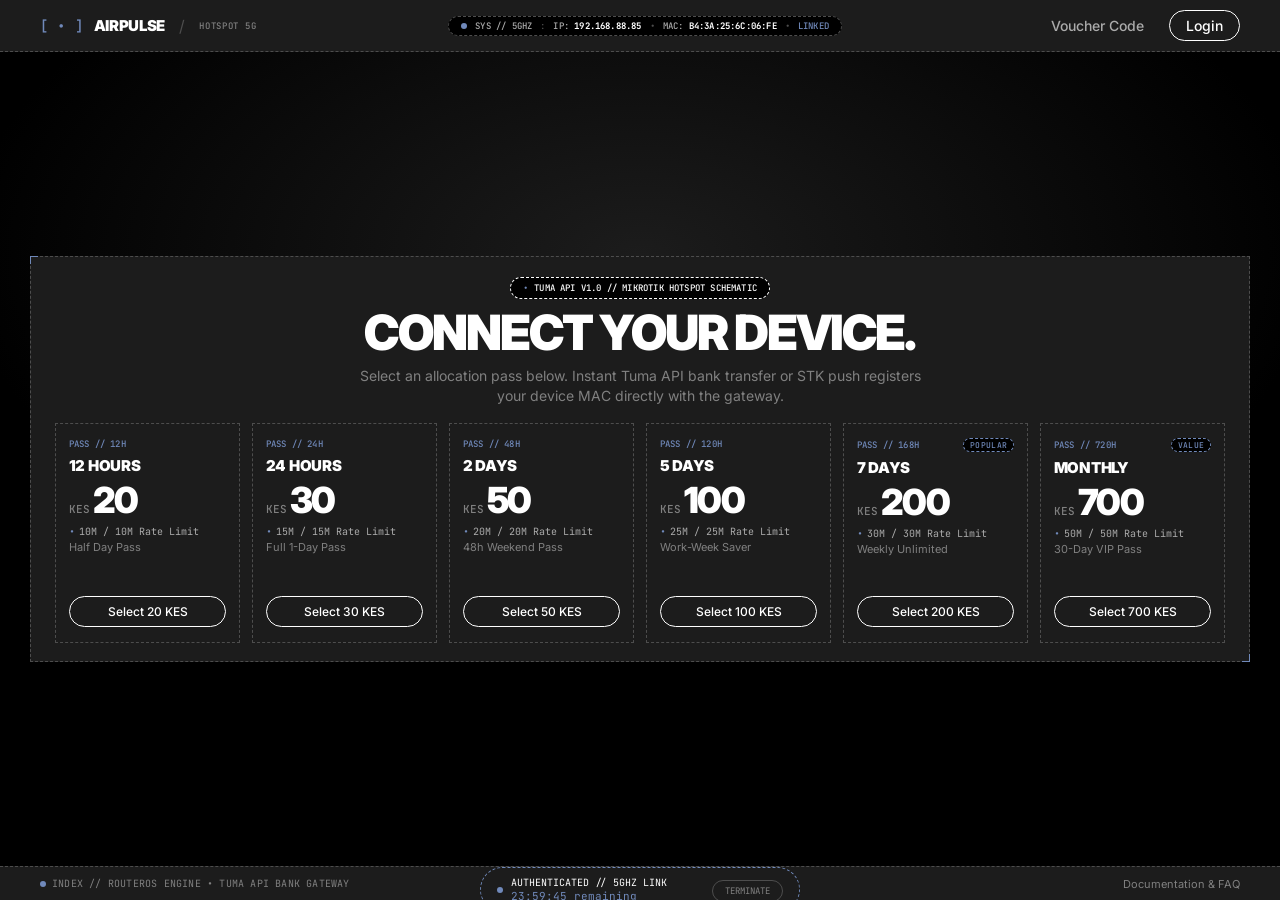
<file: pot/index.html>
<!DOCTYPE html>
<html lang="en">
<head>
  <meta charset="UTF-8">
  <meta name="viewport" content="width=device-width, initial-scale=1.0, viewport-fit=cover">
  <title>AirPulse // MikroTik Hotspot Schematic</title>
  <meta name="description" content="Technical wireframe hotspot portal. Blueprint on a backlit drafting table with M-Pesa STK push authentication.">

  <!-- Index Meta & Display Settings -->
  <meta name="apple-mobile-web-app-capable" content="yes">
  <meta name="apple-mobile-web-app-status-bar-style" content="black">
  <meta name="theme-color" content="#000000">

  <!-- Fonts: Inter (Raveo 1000 substitute) & JetBrains Mono (Geist Mono substitute) -->
  <link rel="preconnect" href="https://fonts.googleapis.com">
  <link rel="preconnect" href="https://fonts.gstatic.com" crossorigin>
  <link href="https://fonts.googleapis.com/css2?family=Inter:wght@400;500;700;900&family=JetBrains+Mono:wght@400;500;600&display=swap" rel="stylesheet">
  
  <!-- Stylesheet -->
  <link rel="stylesheet" href="style.css">
</head>
<body class="single-page-body">

  <!-- Top Navigation (Blueprint Drafting Chrome) -->
  <header class="app-header">
    <div class="nav-container">
      
      <!-- Brand Logo Wordmark + Bracket Monogram -->
      <a href="index.html" class="nav-brand" aria-label="Index AirPulse Home">
        <span class="brand-bracket-mark">[ &bull; ]</span>
        <span class="brand-title">AirPulse</span>
        <span class="brand-slash">/</span>
        <span class="brand-subtag">Hotspot 5G</span>
      </a>

      <!-- Hardware Telemetry Chip (Geist Mono 9px) -->
      <div class="hardware-telemetry-chip">
        <span class="node-dot"></span>
        <span>SYS // 5GHZ</span>
        <span class="chip-sep">:</span>
        <span>IP: <strong class="chip-val" id="nav-ip-display">$(ip)</strong></span>
        <span class="chip-sep">&bull;</span>
        <span>MAC: <strong class="chip-val" id="nav-mac-display">$(mac)</strong></span>
        <span class="chip-sep">&bull;</span>
        <span class="chip-accent">LINKED</span>
      </div>

      <!-- Action Outlined Pill Buttons -->
      <div class="nav-actions">
        <button class="btn-pill-outlined btn-pill-ghost" id="btn-open-voucher">
          <span>Voucher Code</span>
        </button>

        <button class="btn-pill-outlined" id="btn-nav-login">
          <span>Login</span>
        </button>
      </div>

    </div>
  </header>

  <!-- Hero Drafting Canvas with Radial Light Wash (Fits on 1 Screen Without Scroll) -->
  <main class="single-page-main">
    <div class="portal-blueprint-container">
      
      <!-- Dashed Section Container (Primary Layout Primitive) -->
      <div class="dashed-section-primitive">
        
        <!-- Header Stack -->
        <div class="blueprint-header-stack">
          <div class="eyebrow-chip">
            <span class="eyebrow-pen">&bull;</span>
            <span>TUMA API v1.0 // MIKROTIK HOTSPOT SCHEMATIC</span>
          </div>
          <h1 class="blueprint-display-headline">CONNECT YOUR DEVICE.</h1>
          <p class="blueprint-subtext">
            Select an allocation pass below. Instant Tuma API bank transfer or STK push registers your device MAC directly with the gateway.
          </p>
          <div class="hotspot-error-banner" id="mt-error-banner">$(error)</div>
        </div>

        <!-- 6 Compact Button Cards (Schematic Wireframe Style) -->
        <section class="blueprint-cards-grid" id="pricing-grid">

          <!-- Card 1: 20 for 12 Hours -->
          <article class="blueprint-card" data-plan-id="plan-12h" data-price="20" data-duration="12 Hours" tabindex="0">
            <div>
              <div class="card-header-bar">
                <span class="card-mono-tag">PASS // 12H</span>
              </div>
              <h3 class="card-duration-title">12 Hours</h3>
              
              <div class="card-price-block">
                <span class="price-currency">KES</span>
                <span class="price-integer">20</span>
              </div>

              <div class="card-specs-list">
                <div class="spec-line"><span class="dot">&bull;</span> 10M / 10M Rate Limit</div>
                <div class="spec-desc">Half Day Pass</div>
              </div>
            </div>

            <button class="btn-card-action" data-select-plan="plan-12h">
              <span>Select 20 KES</span>
            </button>
          </article>

          <!-- Card 2: 30 for 24 Hours -->
          <article class="blueprint-card" data-plan-id="plan-24h" data-price="30" data-duration="24 Hours" tabindex="0">
            <div>
              <div class="card-header-bar">
                <span class="card-mono-tag">PASS // 24H</span>
              </div>
              <h3 class="card-duration-title">24 Hours</h3>

              <div class="card-price-block">
                <span class="price-currency">KES</span>
                <span class="price-integer">30</span>
              </div>

              <div class="card-specs-list">
                <div class="spec-line"><span class="dot">&bull;</span> 15M / 15M Rate Limit</div>
                <div class="spec-desc">Full 1-Day Pass</div>
              </div>
            </div>

            <button class="btn-card-action" data-select-plan="plan-24h">
              <span>Select 30 KES</span>
            </button>
          </article>

          <!-- Card 3: 50 for 2 Days -->
          <article class="blueprint-card" data-plan-id="plan-2d" data-price="50" data-duration="2 Days" tabindex="0">
            <div>
              <div class="card-header-bar">
                <span class="card-mono-tag">PASS // 48H</span>
              </div>
              <h3 class="card-duration-title">2 Days</h3>

              <div class="card-price-block">
                <span class="price-currency">KES</span>
                <span class="price-integer">50</span>
              </div>

              <div class="card-specs-list">
                <div class="spec-line"><span class="dot">&bull;</span> 20M / 20M Rate Limit</div>
                <div class="spec-desc">48h Weekend Pass</div>
              </div>
            </div>

            <button class="btn-card-action" data-select-plan="plan-2d">
              <span>Select 50 KES</span>
            </button>
          </article>

          <!-- Card 4: 100 for 5 Days -->
          <article class="blueprint-card" data-plan-id="plan-5d" data-price="100" data-duration="5 Days" tabindex="0">
            <div>
              <div class="card-header-bar">
                <span class="card-mono-tag">PASS // 120H</span>
              </div>
              <h3 class="card-duration-title">5 Days</h3>

              <div class="card-price-block">
                <span class="price-currency">KES</span>
                <span class="price-integer">100</span>
              </div>

              <div class="card-specs-list">
                <div class="spec-line"><span class="dot">&bull;</span> 25M / 25M Rate Limit</div>
                <div class="spec-desc">Work-Week Saver</div>
              </div>
            </div>

            <button class="btn-card-action" data-select-plan="plan-5d">
              <span>Select 100 KES</span>
            </button>
          </article>

          <!-- Card 5: 200 for 7 Days (Popular) -->
          <article class="blueprint-card" data-plan-id="plan-7d" data-price="200" data-duration="7 Days" tabindex="0">
            <div>
              <div class="card-header-bar">
                <span class="card-mono-tag">PASS // 168H</span>
                <span class="card-annotation-badge">POPULAR</span>
              </div>
              <h3 class="card-duration-title">7 Days</h3>

              <div class="card-price-block">
                <span class="price-currency">KES</span>
                <span class="price-integer">200</span>
              </div>

              <div class="card-specs-list">
                <div class="spec-line"><span class="dot">&bull;</span> 30M / 30M Rate Limit</div>
                <div class="spec-desc">Weekly Unlimited</div>
              </div>
            </div>

            <button class="btn-card-action" data-select-plan="plan-7d">
              <span>Select 200 KES</span>
            </button>
          </article>

          <!-- Card 6: 700 for Monthly (Best Value) -->
          <article class="blueprint-card" data-plan-id="plan-monthly" data-price="700" data-duration="30 Days" tabindex="0">
            <div>
              <div class="card-header-bar">
                <span class="card-mono-tag">PASS // 720H</span>
                <span class="card-annotation-badge">VALUE</span>
              </div>
              <h3 class="card-duration-title">Monthly</h3>

              <div class="card-price-block">
                <span class="price-currency">KES</span>
                <span class="price-integer">700</span>
              </div>

              <div class="card-specs-list">
                <div class="spec-line"><span class="dot">&bull;</span> 50M / 50M Rate Limit</div>
                <div class="spec-desc">30-Day VIP Pass</div>
              </div>
            </div>

            <button class="btn-card-action" data-select-plan="plan-monthly">
              <span>Select 700 KES</span>
            </button>
          </article>

        </section>

      </div>

    </div>
  </main>

  <!-- Blueprint Footer (~34px) -->
  <footer class="app-footer">
    <div class="footer-container">
      <div class="footer-schematic-label">
        <span class="node-dot"></span>
        <span>INDEX // ROUTEROS ENGINE &bull; TUMA API BANK GATEWAY</span>
      </div>
      <div class="footer-links">
        <button class="footer-btn-link" id="btn-footer-faq">Documentation &amp; FAQ</button>
      </div>
    </div>
  </footer>

  <!-- Blueprint Tuma API Modal Dialog (Wireframe Style) -->
  <div class="sheet-scrim" id="payment-scrim" aria-hidden="true">
    <div class="sheet-container" id="payment-sheet" role="dialog" aria-modal="true" aria-labelledby="sheet-plan-title">
      
      <!-- Close Button -->
      <button class="sheet-close-btn" id="btn-close-sheet" aria-label="Close modal">
        &times;
      </button>

      <!-- Step 1: Input Form (STK Only) -->
      <div class="sheet-step-view active" id="sheet-view-form">
        <div class="modal-blueprint-header">
          <span class="modal-chip">TUMA API // M-PESA STK PUSH</span>
          <h2 class="sheet-title" id="sheet-plan-title">24 Hours Pass</h2>
          <p class="sheet-desc">Enter your mobile number to receive the instant M-Pesa STK PIN prompt.</p>
        </div>

        <div class="modal-summary-box">
          <div class="sum-col">
            <span class="sum-label">DURATION</span>
            <span class="sum-value" id="summary-duration">24 Hours</span>
          </div>
          <div class="sum-col" style="text-align:right;">
            <span class="sum-label">AMOUNT</span>
            <span class="sum-price" id="summary-price-amount">KES 30</span>
          </div>
        </div>

        <form id="form-mpesa" onsubmit="return false;">
          <div class="input-group">
            <label for="mpesa-phone-input" class="input-label">Mobile Number (M-Pesa STK Prompt)</label>
            <div class="input-wrapper">
              <span class="input-prefix">+254</span>
              <input type="tel" id="mpesa-phone-input" class="blueprint-input with-prefix" placeholder="712 345 678" pattern="[0-9]{9,10}" required autocomplete="tel">
            </div>
            <span class="input-helper">Enter Safaricom or Airtel number. You will receive an instant PIN prompt on your handset.</span>
          </div>

          <div class="device-bind-box">
            <span class="bind-node">[ &bull; ]</span>
            <span>Target MAC: <strong id="notice-mac">$(mac)</strong> &bull; Gateway: Tuma API</span>
          </div>

          <button type="submit" class="btn-submit-blueprint" id="btn-submit-mpesa">
            <span id="mpesa-btn-text">Pay with STK Push (KES 30)</span>
          </button>
        </form>
      </div>

      <!-- Step 2: Processing Radar Animation -->
      <div class="sheet-step-view" id="sheet-view-processing">
        <div class="processing-box">
          <div class="wireframe-radar-node">
            <span>[ TUMA ]</span>
          </div>
          
          <h3 class="processing-title" id="processing-status-title">M-Pesa STK Prompt Dispatched</h3>
          <p class="processing-desc" id="processing-status-desc">A prompt has been sent to your phone. Please enter your PIN on your mobile screen to authorize.</p>
          
          <div class="blueprint-progress-track">
            <div class="blueprint-progress-fill" id="payment-progress-bar"></div>
          </div>

          <div class="processing-steps-log">
            <div class="step-log-item active" id="log-step-1">
              <span class="step-node"></span>
              <span>1. Tuma API initialized M-Pesa STK push</span>
            </div>
            <div class="step-log-item" id="log-step-2">
              <span class="step-node"></span>
              <span>2. Awaiting mobile handset PIN authorization</span>
            </div>
            <div class="step-log-item" id="log-step-3">
              <span class="step-node"></span>
              <span>3. Payment approved &amp; MAC bound to RouterOS gateway</span>
            </div>
          </div>
        </div>
      </div>

      <!-- Step 3: Success Screen -->
      <div class="sheet-step-view" id="sheet-view-success">
        <div class="success-box">
          <div class="success-check-mark">&check;</div>
          <h3 class="success-title">PAYMENT APPROVED.</h3>
          <p class="success-desc">M-Pesa payment approved via Tuma API. Your session is now live on the MikroTik network.</p>

          <div class="receipt-card">
            <div class="receipt-row">
              <span>TUMA REF:</span>
              <strong style="color:var(--color-paper); font-family:var(--font-geist-mono);" id="receipt-tuma-ref">TUMA-STK-9284102</strong>
            </div>
            <div class="receipt-row">
              <span>PHONE:</span>
              <strong style="color:var(--color-periwinkle-annotation); font-family:var(--font-geist-mono);" id="receipt-phone-display">+254 712 345 678</strong>
            </div>
            <div class="receipt-row">
              <span>ALLOCATED PASS:</span>
              <strong id="receipt-plan-name">24 Hours Pass</strong>
            </div>
            <div class="receipt-row">
              <span>VOUCHER BACKUP PIN:</span>
              <strong class="receipt-code-highlight" id="receipt-voucher-pin">AP-77824</strong>
            </div>
            <div class="receipt-row">
              <span>TIME REMAINING:</span>
              <strong style="color:var(--color-periwinkle-annotation);" id="receipt-timer">23:59:59</strong>
            </div>
          </div>

          <button class="btn-submit-blueprint" id="btn-finish-and-browse">
            <span>Start Browsing Internet &rarr;</span>
          </button>
        </div>
      </div>

    </div>
  </div>

  <!-- Voucher & Member Login Modal -->
  <div class="sheet-scrim" id="login-modal-scrim" aria-hidden="true">
    <div class="sheet-container" id="login-modal" role="dialog" aria-modal="true" aria-labelledby="login-modal-title">
      <button class="sheet-close-btn" id="btn-close-login-modal" aria-label="Close modal">&times;</button>

      <div class="modal-blueprint-header" style="text-align:center;">
        <span class="modal-chip">GATEWAY ACCESS // SCHEMATIC</span>
        <h2 class="sheet-title" id="login-modal-title">Authenticate</h2>
        <p class="sheet-desc">Redeem a voucher PIN or sign in with credentials.</p>
      </div>

      <div class="blueprint-tab-bar" role="tablist">
        <button class="tab-btn active" id="modal-tab-voucher-btn">Voucher PIN</button>
        <button class="tab-btn" id="modal-tab-member-btn">Username &amp; Pass</button>
      </div>

      <!-- Voucher Form -->
      <form class="login-tab-panel active" id="modal-voucher-form" onsubmit="return false;">
        <div class="input-group">
          <label for="direct-voucher-input" class="input-label">Enter Voucher PIN</label>
          <input type="text" id="direct-voucher-input" class="blueprint-input" style="text-align:center;letter-spacing:0.1em;text-transform:uppercase;" placeholder="AP-XXXXXX" required autocomplete="off">
        </div>
        <button type="submit" class="btn-submit-blueprint" id="btn-submit-direct-voucher">
          <span>Authorize Device</span>
        </button>
      </form>

      <!-- Member Form -->
      <form class="login-tab-panel" id="modal-member-form" onsubmit="return false;">
        <div class="input-group">
          <label for="member-username-input" class="input-label">Username</label>
          <input type="text" id="member-username-input" class="blueprint-input" placeholder="Username" autocomplete="username">
        </div>
        <div class="input-group">
          <label for="member-password-input" class="input-label">Password</label>
          <input type="password" id="member-password-input" class="blueprint-input" placeholder="••••••••" autocomplete="current-password">
        </div>
        <button type="submit" class="btn-submit-blueprint" id="btn-submit-member-login">
          <span>Sign In to Hotspot</span>
        </button>
      </form>
    </div>
  </div>

  <!-- FAQ Modal -->
  <div class="sheet-scrim" id="faq-modal-scrim" aria-hidden="true">
    <div class="sheet-container" id="faq-modal" role="dialog" aria-modal="true" aria-labelledby="faq-modal-title">
      <button class="sheet-close-btn" id="btn-close-faq-modal" aria-label="Close FAQ modal">&times;</button>

      <div class="modal-blueprint-header">
        <span class="modal-chip">INDEX // TECHNICAL DOCS</span>
        <h2 class="sheet-title" id="faq-modal-title">System FAQ</h2>
        <p class="sheet-desc">Operational guidelines for AirPulse Hotspot gateway.</p>
      </div>

      <div class="faq-list-blueprint">
        <div class="faq-schematic-item">
          <strong>How does M-Pesa STK authentication function?</strong>
          <p>Tap any price pass, submit your phone number, and authorization is sent as an automated SIM toolkit PIN prompt. Once authorized, the gateway marks your MAC address as authenticated.</p>
        </div>
        <div class="faq-schematic-item">
          <strong>Does the session persist on Wi-Fi reconnect?</strong>
          <p>Yes. The RouterOS radius profile retains your session time until expiration. Rejoining the network does not prompt for repayment.</p>
        </div>
        <div class="faq-schematic-item">
          <strong>Device switching and voucher codes</strong>
          <p>Each transaction produces an alphanumeric "AP-" voucher backup code. Use "Voucher Code" on any secondary machine to transfer session rights.</p>
        </div>
      </div>
    </div>
  </div>

  <!-- Connected State Bottom Dock Pill -->
  <aside class="connected-dock-pill" id="active-session-dock" aria-live="polite">
    <div class="dock-left">
      <span class="active-pulse-dot"></span>
      <div class="dock-info">
        <span class="dock-title">AUTHENTICATED // 5GHZ LINK</span>
        <span class="dock-timer" id="dock-timer-display">23:59:45 remaining</span>
      </div>
    </div>
    <div class="dock-actions">
      <button class="dock-btn-logout" id="btn-disconnect-session">Terminate</button>
    </div>
  </aside>

  <!-- MikroTik RouterOS Standard Submission Form (Hidden) -->
  <form id="mikrotik-login-form" name="sendin" action="$(link-login-only)" method="post" style="display:none;" aria-hidden="true">
    <input type="hidden" name="username" id="mt-username" value="">
    <input type="hidden" name="password" id="mt-password" value="">
    <input type="hidden" name="dst" value="$(link-orig)">
    <input type="hidden" name="popup" value="true">
  </form>

  <script>
    window.CHAP_ID = "$(chap-id)";
    window.CHAP_CHALLENGE = "$(chap-challenge)";
  </script>
  <script src="md5.js"></script>
  <script src="script.js"></script>
</body>
</html>
</file>
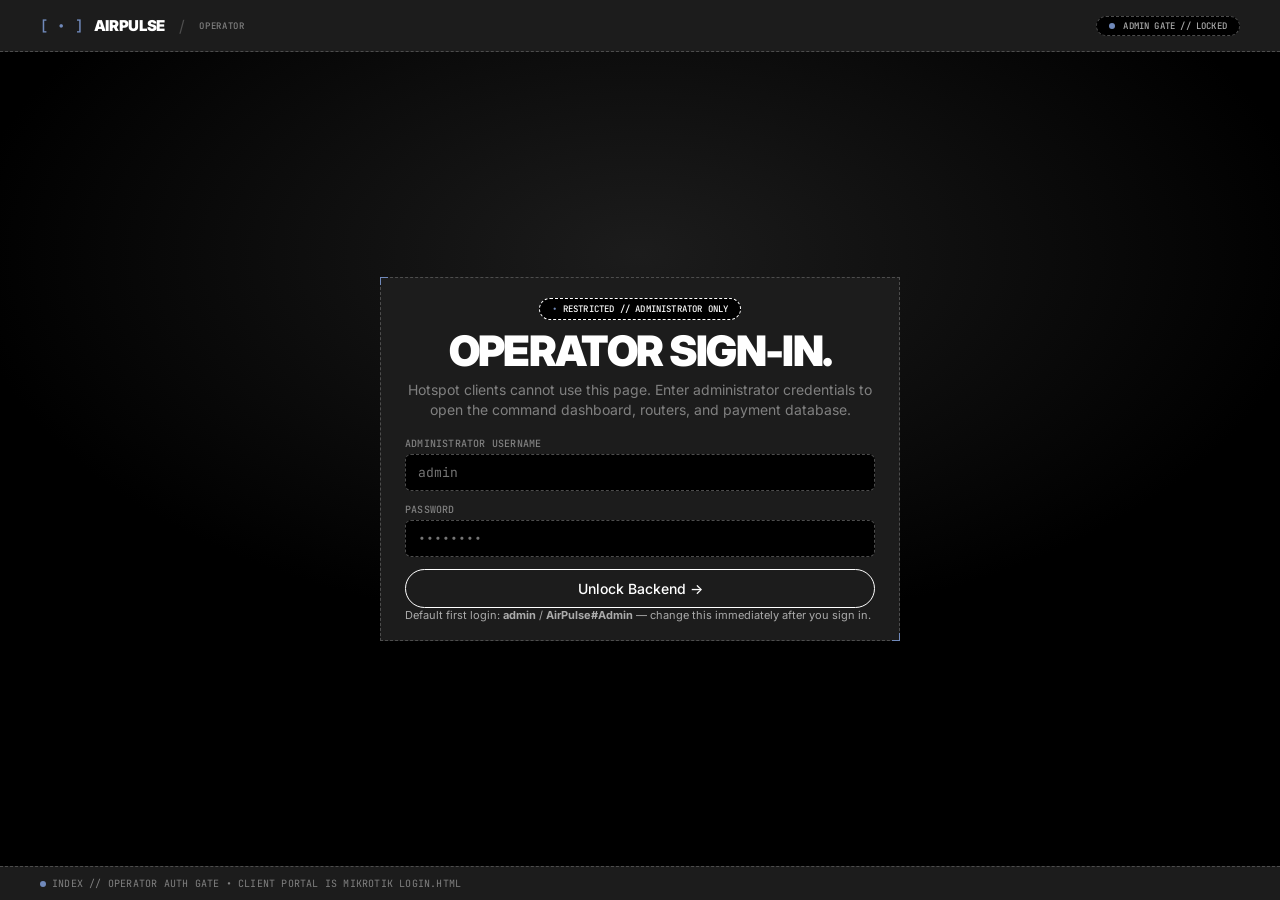
<file: pot/admin-login.html>
<!DOCTYPE html>
<html lang="en">
<head>
  <meta charset="UTF-8">
  <meta name="viewport" content="width=device-width, initial-scale=1.0, viewport-fit=cover">
  <title>AirPulse // Operator Login</title>
  <meta name="robots" content="noindex, nofollow">
  <meta name="theme-color" content="#000000">
  <link rel="preconnect" href="https://fonts.googleapis.com">
  <link rel="preconnect" href="https://fonts.gstatic.com" crossorigin>
  <link href="https://fonts.googleapis.com/css2?family=Inter:wght@400;500;700;900&family=JetBrains+Mono:wght@400;500;600&display=swap" rel="stylesheet">
  <link rel="stylesheet" href="style.css">
</head>
<body class="single-page-body admin-login-body">
  <header class="app-header">
    <div class="nav-container">
      <span class="nav-brand">
        <span class="brand-bracket-mark">[ &bull; ]</span>
        <span class="brand-title">AirPulse</span>
        <span class="brand-slash">/</span>
        <span class="brand-subtag">Operator</span>
      </span>
      <div class="hardware-telemetry-chip">
        <span class="node-dot"></span>
        <span>ADMIN GATE // LOCKED</span>
      </div>
    </div>
  </header>

  <main class="single-page-main">
    <div class="portal-blueprint-container">
      <div class="dashed-section-primitive admin-login-card">
        <div class="blueprint-header-stack" style="text-align:center;">
          <div class="eyebrow-chip" style="margin-left:auto;margin-right:auto;">
            <span class="eyebrow-pen">&bull;</span>
            <span>RESTRICTED // ADMINISTRATOR ONLY</span>
          </div>
          <h1 class="blueprint-display-headline" style="font-size:clamp(28px,4vw,42px);">OPERATOR SIGN-IN.</h1>
          <p class="blueprint-subtext">Hotspot clients cannot use this page. Enter administrator credentials to open the command dashboard, routers, and payment database.</p>
        </div>

        <form id="admin-login-form" class="admin-login-form" autocomplete="username">
          <div class="input-group">
            <label for="admin-username" class="input-label">Administrator Username</label>
            <input type="text" id="admin-username" class="blueprint-input" required autocomplete="username" placeholder="admin">
          </div>
          <div class="input-group">
            <label for="admin-password" class="input-label">Password</label>
            <input type="password" id="admin-password" class="blueprint-input" required autocomplete="current-password" placeholder="••••••••">
          </div>
          <p class="admin-login-error" id="admin-login-error" hidden></p>
          <button type="submit" class="btn-submit-blueprint" id="btn-admin-login">
            <span>Unlock Backend &rarr;</span>
          </button>
          <p class="input-helper" id="default-cred-hint">Default first login: <strong>admin</strong> / <strong>AirPulse#Admin</strong> — change this immediately after you sign in.</p>
        </form>
      </div>
    </div>
  </main>

  <footer class="app-footer">
    <div class="footer-container">
      <div class="footer-schematic-label">
        <span class="node-dot"></span>
        <span>INDEX // OPERATOR AUTH GATE &bull; CLIENT PORTAL IS MIKROTIK LOGIN.HTML</span>
      </div>
    </div>
  </footer>

  <script src="auth.js"></script>
  <script>
    (function () {
      var params = new URLSearchParams(location.search);
      var next = params.get('next') || 'dashboard.html';
      var allowed = { 'dashboard.html': 1, 'devices.html': 1, 'database.html': 1 };
      if (!allowed[next]) next = 'dashboard.html';

      if (window.AirPulseAuth && AirPulseAuth.isLoggedIn()) {
        location.replace(next);
        return;
      }

      if (window.AirPulseAuth && AirPulseAuth.hasCustomCredentials()) {
        var hint = document.getElementById('default-cred-hint');
        if (hint) hint.hidden = true;
      }

      var form = document.getElementById('admin-login-form');
      var errorEl = document.getElementById('admin-login-error');
      form.addEventListener('submit', function (e) {
        e.preventDefault();
        errorEl.hidden = true;
        var user = document.getElementById('admin-username').value;
        var pass = document.getElementById('admin-password').value;
        AirPulseAuth.login(user, pass).then(function (result) {
          if (!result.ok) {
            errorEl.textContent = result.error;
            errorEl.hidden = false;
            return;
          }
          location.replace(next);
        });
      });
    })();
  </script>
</body>
</html>
</file>
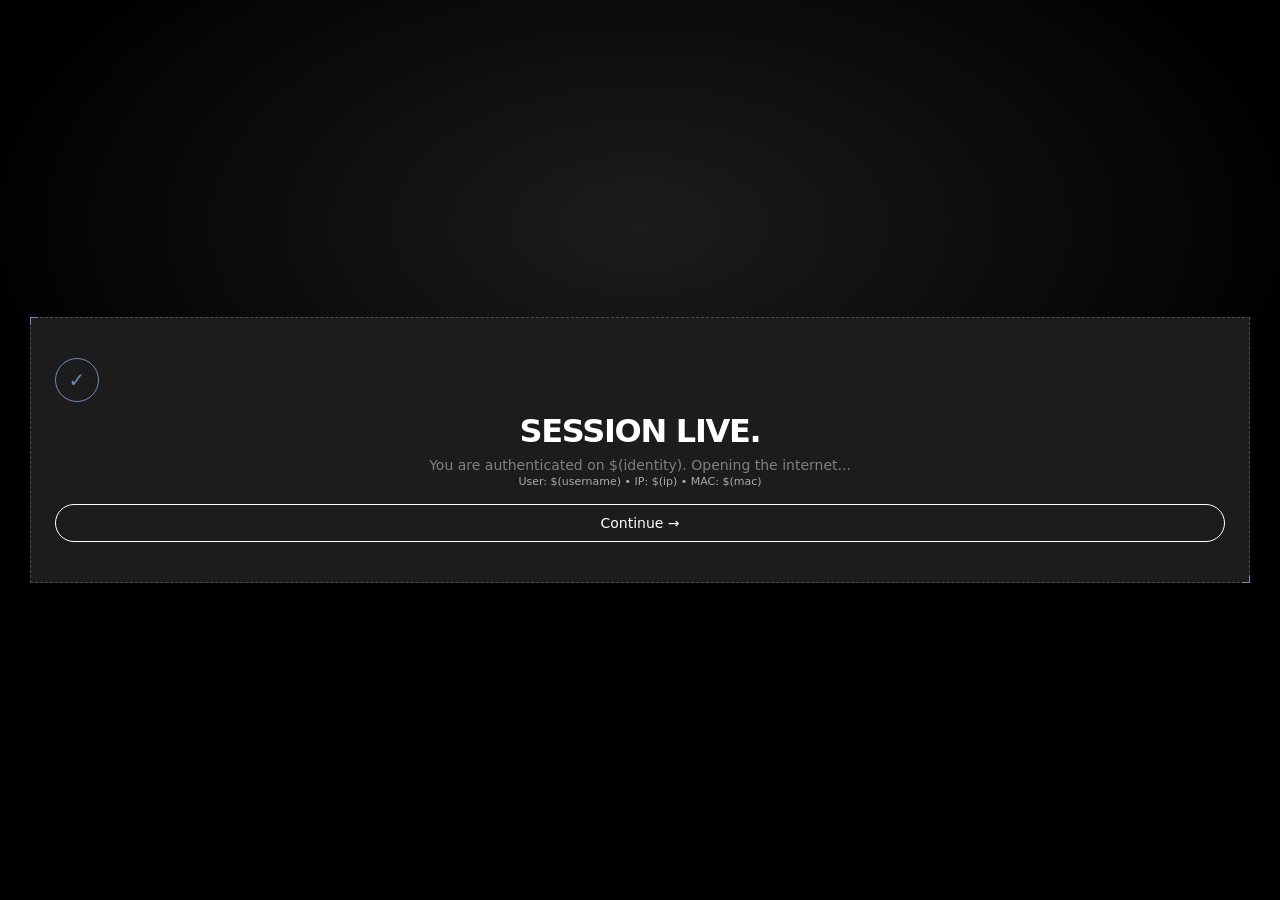
<file: pot/alogin.html>
<!DOCTYPE html>
<html lang="en">
<head>
  <meta charset="UTF-8">
  <meta http-equiv="refresh" content="2; url=$(link-redirect)">
  <meta name="viewport" content="width=device-width, initial-scale=1.0">
  <title>AirPulse // Connected</title>
  <link rel="stylesheet" href="style.css">
</head>
<body class="single-page-body">
  <main class="single-page-main">
    <div class="portal-blueprint-container">
      <div class="dashed-section-primitive" style="text-align:center;padding:40px 24px;">
        <div class="success-check-mark">&check;</div>
        <h1 class="blueprint-display-headline" style="font-size:32px;">SESSION LIVE.</h1>
        <p class="blueprint-subtext">You are authenticated on $(identity). Opening the internet...</p>
        <p class="input-helper">User: $(username) &bull; IP: $(ip) &bull; MAC: $(mac)</p>
        <a class="btn-submit-blueprint" href="$(link-redirect)" style="display:inline-flex;margin-top:16px;text-decoration:none;">
          <span>Continue &rarr;</span>
        </a>
      </div>
    </div>
  </main>
</body>
</html>
</file>
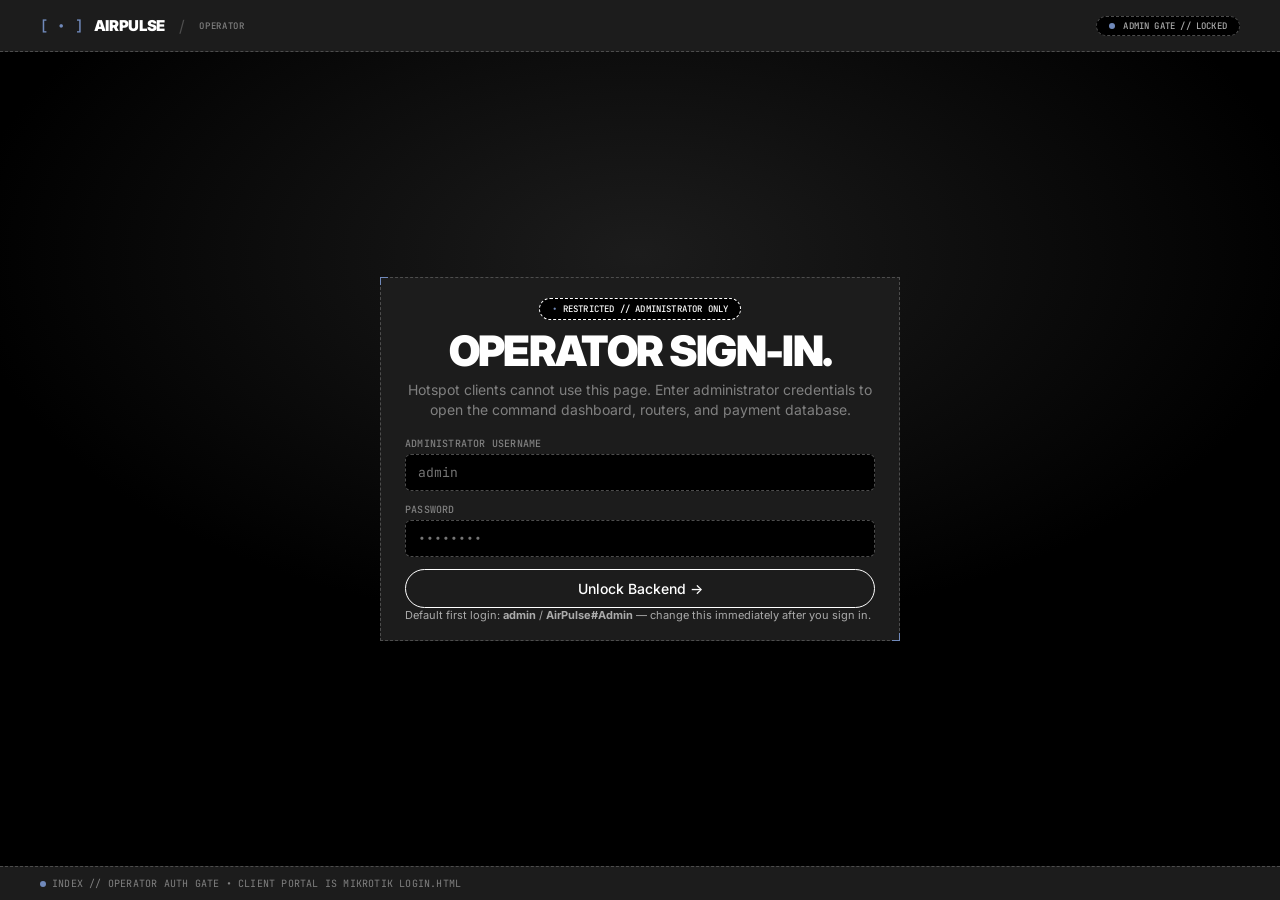
<file: pot/dashboard.html>
<!DOCTYPE html>
<html lang="en">
<head>
  <meta charset="UTF-8">
  <meta name="viewport" content="width=device-width, initial-scale=1.0, viewport-fit=cover">
  <title>AirPulse // Operator Command Dashboard</title>
  <meta name="robots" content="noindex, nofollow">
  <meta name="description" content="Unified Hotspot Operator Dashboard to handle Tuma API bank transfer payments and manage MikroTik RouterOS gateways and connected client devices.">
  <style>html.auth-pending body{visibility:hidden}</style>
  <script>document.documentElement.classList.add('auth-pending');</script>

  <!-- Index Meta & Display Settings -->
  <meta name="apple-mobile-web-app-capable" content="yes">
  <meta name="apple-mobile-web-app-status-bar-style" content="black">
  <meta name="theme-color" content="#000000">

  <!-- Fonts: Inter & JetBrains Mono -->
  <link rel="preconnect" href="https://fonts.googleapis.com">
  <link rel="preconnect" href="https://fonts.gstatic.com" crossorigin>
  <link href="https://fonts.googleapis.com/css2?family=Inter:wght@400;500;700;900&family=JetBrains+Mono:wght@400;500;600&display=swap" rel="stylesheet">
  
  <!-- Stylesheets -->
  <link rel="stylesheet" href="style.css">
  <link rel="stylesheet" href="dashboard.css">
</head>
<body class="dashboard-body">

  <!-- Top Navigation (Blueprint Drafting Chrome) -->
  <header class="app-header">
    <div class="nav-container">
      
      <!-- Brand Identity -->
      <a href="dashboard.html" class="nav-brand" aria-label="AirPulse Operator Dashboard">
        <span class="brand-bracket-mark">[ &bull; ]</span>
        <span class="brand-title">AirPulse</span>
        <span class="brand-slash">/</span>
        <span class="brand-subtag">Command Dashboard</span>
      </a>

      <!-- Realtime Operational Telemetry Chip -->
      <div class="hardware-telemetry-chip" id="hud-telemetry-chip">
        <span class="node-dot"></span>
        <span>GATEWAYS: <strong class="chip-val" id="hud-gateways-count">3 Synced</strong></span>
        <span class="chip-sep">&bull;</span>
        <span>LEASES: <strong class="chip-val" id="hud-leases-count">14 Active</strong></span>
        <span class="chip-sep">&bull;</span>
        <span>TUMA BANK: <strong class="chip-accent" id="hud-bank-status">SETTLED</strong></span>
      </div>

      <!-- Action Outlined Pill Buttons -->
      <div class="nav-actions">
        <a href="index.html" class="btn-pill-outlined btn-pill-ghost" id="btn-portal-link">
          <span>Preview Portal</span>
        </a>

        <a href="devices.html" class="btn-pill-outlined btn-pill-ghost" id="btn-routers-link">
          <span>Routers &rarr;</span>
        </a>

        <a href="database.html" class="btn-pill-outlined btn-pill-ghost" id="btn-database-link">
          <span>Payment DB &rarr;</span>
        </a>

        <button class="btn-pill-outlined" id="btn-quick-authorize">
          <span>+ Authorize MAC</span>
        </button>

        <button class="btn-pill-outlined btn-pill-ghost" data-admin-logout>
          <span>Sign Out</span>
        </button>
      </div>

    </div>
  </header>

  <!-- Main Dashboard Canvas -->
  <main class="page-main dashboard-main">
    
    <!-- Hero / HUD Overview Section -->
    <section class="dashboard-hero-section">
      <div class="container">
        
        <div class="eyebrow-chip">
          <span class="eyebrow-pen">&bull;</span>
          <span>ROUTEROS v7.x &bull; TUMA API GATEWAY // UNIFIED OPERATOR HUD</span>
        </div>

        <div class="dashboard-hero-header">
          <div>
            <h1 class="dashboard-hero-title">
              HOTSPOT DASHBOARD.<br>
              <span style="color:var(--color-steel);">PAYMENTS &bull; BANK SETTLEMENT &bull; DEVICES</span>
            </h1>
            <p class="dashboard-hero-desc">
              Centralized network command center. Monitor Tuma API bank transfer settlements in real-time, audit client transaction ledgers, manage RouterOS gateways, and control live connected client devices.
            </p>
          </div>

          <div class="dashboard-hero-actions">
            <button class="btn-pill-outlined" id="btn-hero-new-payment" style="padding: 10px 18px;">
              <span>+ Log Bank Payment &rarr;</span>
            </button>
            <button class="btn-pill-outlined btn-pill-ghost" id="btn-hero-config-tuma" style="border: 1px dashed var(--color-periwinkle-annotation); color: var(--color-paper); padding: 10px 18px;">
              <span>⚙️ Tuma Bank Config</span>
            </button>
            <button class="btn-pill-outlined btn-pill-ghost" id="btn-change-admin-password" style="padding: 10px 18px;">
              <span>Change Admin Password</span>
            </button>
          </div>
        </div>

        <!-- 4 Core Executive Metric Tiles (CAD Wireframe Style) -->
        <div class="dashboard-metrics-grid">
          
          <!-- Metric 1: Total Banked Revenue -->
          <div class="metric-card">
            <div class="metric-card-top">
              <span class="metric-label">TOTAL BANKED REVENUE</span>
              <span class="metric-tag">TUMA // BANK</span>
            </div>
            <div class="metric-value" id="dash-metric-revenue">KES <small>0</small></div>
            <span class="metric-sub">
              Settled to <span id="dash-metric-bank-dest" style="color:var(--color-periwinkle-annotation);">Equity Bank</span>
            </span>
          </div>

          <!-- Metric 2: Active Connected Devices -->
          <div class="metric-card">
            <div class="metric-card-top">
              <span class="metric-label">ACTIVE CLIENT LEASES</span>
              <span class="metric-tag">MAC // LEASES</span>
            </div>
            <div class="metric-value" id="dash-metric-active-devices">0</div>
            <span class="metric-sub">Live Connected Handsets &amp; Laptops</span>
          </div>

          <!-- Metric 3: RouterOS Gateways -->
          <div class="metric-card">
            <div class="metric-card-top">
              <span class="metric-label">ROUTEROS FLEET</span>
              <span class="metric-tag">GW // v7.x</span>
            </div>
            <div class="metric-value" id="dash-metric-gateways">3</div>
            <span class="metric-sub">All Gateways Synced &amp; Routing</span>
          </div>

          <!-- Metric 4: Today's Bank Transfer Volume -->
          <div class="metric-card">
            <div class="metric-card-top">
              <span class="metric-label">TODAY'S BANK TRANSFERS</span>
              <span class="metric-tag">SETTLED // 24H</span>
            </div>
            <div class="metric-value" style="color:var(--color-periwinkle-annotation);" id="dash-metric-today-revenue">KES <small>0</small></div>
            <span class="metric-sub" id="dash-metric-today-count">0 Cleared Transfers Today</span>
          </div>

        </div>

      </div>
    </section>

    <!-- Operational View Navigation Tabs -->
    <section class="dashboard-tabs-section">
      <div class="container">
        <div class="dashboard-tabs-bar" role="tablist">
          <button class="dash-tab-btn active" id="tab-btn-payments" data-view="payments">
            <span class="tab-icon">💳</span>
            <span>Payments &amp; Bank Transfers</span>
            <span class="dash-badge" id="badge-payments-count">0</span>
          </button>
          
          <button class="dash-tab-btn" id="tab-btn-devices" data-view="devices">
            <span class="tab-icon">📡</span>
            <span>Device &amp; Gateway Manager</span>
            <span class="dash-badge" id="badge-devices-count">0</span>
          </button>

          <button class="dash-tab-btn" id="tab-btn-tuma-config" data-view="tuma-config">
            <span class="tab-icon">⚙️</span>
            <span>Tuma API Bank Settings</span>
          </button>

          <button class="dash-tab-btn" id="tab-btn-telemetry" data-view="telemetry">
            <span class="tab-icon">📊</span>
            <span>Live Traffic &amp; Audit Log</span>
          </button>
        </div>
      </div>
    </section>

    <!-- TAB 1: PAYMENTS & TUMA BANK TRANSFERS MANAGEMENT -->
    <section class="dashboard-view-panel active" id="view-panel-payments">
      <div class="container">
        
        <!-- Beneficiary Bank Status Banner -->
        <div class="bank-operator-banner">
          <div class="bank-banner-left">
            <div class="bank-pill-chip">
              <span class="node-dot"></span>
              <span>SETTLEMENT DESTINATION</span>
            </div>
            <div class="bank-account-headline">
              <span class="bank-badge-title" id="banner-bank-name">Equity Bank Kenya</span>
              <span class="bank-dot">&bull;</span>
              <span>A/C: <strong id="banner-account-num">0180293847291</strong></span>
              <span class="bank-dot">&bull;</span>
              <span>Holder: <strong id="banner-account-name">AirPulse Hotspot Networks</strong></span>
            </div>
            <p class="bank-banner-sub">
              Tuma API clears payments directly into this bank account via PesaLink instant inter-bank settlement.
            </p>
          </div>

          <div class="bank-banner-actions">
            <button class="btn-pill-outlined btn-pill-ghost" id="btn-reconcile-bank">
              <span>Reconcile Ledger</span>
            </button>
            <button class="btn-pill-outlined btn-pill-ghost" id="btn-export-payments-csv">
              <span>Export CSV &darr;</span>
            </button>
          </div>
        </div>

        <!-- Filter & Search Controls Header -->
        <div class="section-split-header">
          <div>
            <h2 class="section-title">Bank Transfer Ledger</h2>
            <p class="section-subtitle">Real-time record of all payments settled into bank account via Tuma API.</p>
          </div>

          <div class="db-header-controls">
            <div class="search-input-wrapper">
              <input type="text" id="payments-search-input" class="blueprint-search-input" placeholder="Search by client, Tuma ref, MAC, or bank...">
            </div>

            <div class="db-filter-pills">
              <button class="filter-pill active" data-pay-filter="all">All</button>
              <button class="filter-pill" data-pay-filter="today">Today</button>
              <button class="filter-pill" data-pay-filter="bank">Bank Transfer</button>
              <button class="filter-pill" data-pay-filter="stk">M-Pesa to Bank</button>
            </div>
          </div>
        </div>

        <!-- Responsive Payments Table Wrapper -->
        <div class="db-table-wrapper">
          <table class="db-table" id="dashboard-payments-table">
            <thead>
              <tr>
                <th>TUMA REF</th>
                <th>CLIENT NAME</th>
                <th>AMOUNT</th>
                <th>SETTLED BANK</th>
                <th>CHANNEL</th>
                <th>MAC ADDRESS</th>
                <th>PLAN</th>
                <th>DATE &amp; TIME</th>
                <th>STATUS</th>
                <th>ACTIONS</th>
              </tr>
            </thead>
            <tbody id="dashboard-payments-tbody">
              <!-- Populated by dashboard.js -->
            </tbody>
          </table>
        </div>

        <!-- Empty State for Payments -->
        <div class="db-empty-state" id="payments-empty-state" style="display:none;">
          <div class="empty-icon-db">💳</div>
          <h3 class="empty-title">No Transactions Found</h3>
          <p class="empty-desc">No payment transactions match the active filter or search criteria.</p>
          <button class="btn-pill-outlined" id="btn-empty-add-payment">
            <span>+ Log First Bank Payment</span>
          </button>
        </div>

        <!-- Pagination -->
        <div class="db-pagination" id="payments-pagination">
          <div class="pagination-info" id="payments-pagination-info">Showing 0 of 0 records</div>
          <div class="pagination-controls">
            <button class="pagination-btn" id="btn-pay-prev" disabled>&larr; Prev</button>
            <div class="pagination-pages" id="payments-pagination-pages"></div>
            <button class="pagination-btn" id="btn-pay-next" disabled>Next &rarr;</button>
          </div>
        </div>

      </div>
    </section>

    <!-- TAB 2: DEVICE & GATEWAY MANAGEMENT -->
    <section class="dashboard-view-panel" id="view-panel-devices">
      <div class="container">
        
        <!-- SECTION 2A: ROUTEROS GATEWAY FLEET -->
        <div class="devices-sub-header">
          <div>
            <div class="eyebrow-chip">
              <span class="eyebrow-pen">&bull;</span>
              <span>MIKROTIK ROUTEROS v7 API // HARDWARE FLEET</span>
            </div>
            <h2 class="section-title">RouterOS Gateways</h2>
            <p class="section-subtitle">Provisioned physical and virtual MikroTik routers running captive portal services.</p>
          </div>

          <div class="devices-sub-actions">
            <button class="btn-pill-outlined" id="btn-dash-add-router">
              <span>+ Provision Gateway &rarr;</span>
            </button>
          </div>
        </div>

        <div class="router-cards-grid" id="dashboard-routers-grid">
          <!-- Populated by dashboard.js -->
        </div>

        <!-- SECTION 2B: LIVE CONNECTED CLIENT DEVICES -->
        <div class="devices-sub-header" style="margin-top: 36px;">
          <div>
            <div class="eyebrow-chip">
              <span class="eyebrow-pen">&bull;</span>
              <span>DHCP LEASES &bull; RADIUS ACTIVE // CONNECTED CLIENT DEVICES</span>
            </div>
            <h2 class="section-title">Connected Client Devices (Active Leases)</h2>
            <p class="section-subtitle">Live user handsets, laptops, and Wi-Fi stations authenticated on the gateway.</p>
          </div>

          <div class="devices-sub-actions">
            <div class="search-input-wrapper" style="width: 240px;">
              <input type="text" id="clients-search-input" class="blueprint-search-input" placeholder="Filter by MAC, IP, or device...">
            </div>
            <button class="btn-pill-outlined" id="btn-dash-authorize-mac">
              <span>+ Authorize Device MAC</span>
            </button>
          </div>
        </div>

        <div class="db-table-wrapper">
          <table class="db-table" id="clients-table">
            <thead>
              <tr>
                <th>CLIENT MAC</th>
                <th>IP ADDRESS</th>
                <th>CLIENT / DEVICE</th>
                <th>PLAN ALLOCATED</th>
                <th>SESSION REMAINING</th>
                <th>DATA USAGE</th>
                <th>GATEWAY</th>
                <th>STATUS</th>
                <th>OPERATOR ACTIONS</th>
              </tr>
            </thead>
            <tbody id="clients-tbody">
              <!-- Populated by dashboard.js -->
            </tbody>
          </table>
        </div>

        <!-- Empty State for Clients -->
        <div class="db-empty-state" id="clients-empty-state" style="display:none;">
          <div class="empty-icon-db">📱</div>
          <h3 class="empty-title">No Connected Clients</h3>
          <p class="empty-desc">No client devices currently active on the hotspot network.</p>
          <button class="btn-pill-outlined" id="btn-empty-auth-client">
            <span>+ Authorize a Device MAC</span>
          </button>
        </div>

      </div>
    </section>

    <!-- TAB 3: TUMA API & BANK SETTLEMENT CONFIGURATION -->
    <section class="dashboard-view-panel" id="view-panel-tuma-config">
      <div class="container">
        
        <div class="settings-grid-layout">
          
          <!-- Left Column: Bank Settlement Credentials -->
          <div class="settings-card">
            <div class="settings-card-header">
              <span class="settings-mono-tag">API // TUMA BANK GATEWAY</span>
              <h3 class="settings-card-title">Bank Settlement Configuration</h3>
              <p class="settings-card-desc">
                Configure your Tuma API credentials and beneficiary bank account. All hotspot payments will settle directly into this account.
              </p>
            </div>

            <form id="form-tuma-settings" onsubmit="return false;">
              <div class="input-group">
                <label for="set-tuma-api-key" class="input-label">Tuma API Secret / Public Key *</label>
                <input type="text" id="set-tuma-api-key" class="blueprint-input" placeholder="tuma_live_sec_..." required autocomplete="off">
                <span class="input-helper">Generated from merchant.tuma.co.ke under Developer settings.</span>
              </div>

              <div class="input-group">
                <label for="set-tuma-merchant-id" class="input-label">Tuma Merchant ID</label>
                <input type="text" id="set-tuma-merchant-id" class="blueprint-input" placeholder="TUMA-MCH-8820" value="TUMA-MCH-8820" autocomplete="off">
              </div>

              <div class="input-group">
                <label for="set-bank-name" class="input-label">Beneficiary Settlement Bank *</label>
                <select id="set-bank-name" class="blueprint-select">
                  <option value="Equity Bank Kenya" selected>Equity Bank Kenya (068)</option>
                  <option value="KCB Bank Kenya">KCB Bank Kenya (001)</option>
                  <option value="Co-operative Bank">Co-operative Bank of Kenya (011)</option>
                  <option value="NCBA Bank Kenya">NCBA Bank Kenya (007)</option>
                  <option value="Stanbic Bank Kenya">Stanbic Bank Kenya (031)</option>
                  <option value="Absa Bank Kenya">Absa Bank Kenya (003)</option>
                  <option value="Diamond Trust Bank">Diamond Trust Bank (063)</option>
                  <option value="Standard Chartered">Standard Chartered Kenya (002)</option>
                  <option value="Family Bank">Family Bank (070)</option>
                  <option value="I&M Bank Kenya">I&M Bank Kenya (067)</option>
                </select>
                <span class="input-helper">Commercial bank where your business account is domiciled.</span>
              </div>

              <div class="input-group">
                <label for="set-account-number" class="input-label">Bank Account Number *</label>
                <input type="text" id="set-account-number" class="blueprint-input" placeholder="0180293847291" required autocomplete="off">
              </div>

              <div class="input-group">
                <label for="set-account-name" class="input-label">Beneficiary Account Name *</label>
                <input type="text" id="set-account-name" class="blueprint-input" placeholder="AirPulse Hotspot Networks Ltd" required autocomplete="name">
              </div>

              <div class="settings-toggle-row">
                <div>
                  <strong>Instant Auto-Settlement</strong>
                  <p style="font-size:11px; color:var(--color-steel);">Automatically clear each hotspot fee into bank account instantly upon user payment.</p>
                </div>
                <input type="checkbox" id="set-auto-settle" checked style="accent-color: var(--color-periwinkle-annotation); width: 18px; height: 18px; cursor: pointer;">
              </div>

              <div class="settings-actions">
                <button type="button" class="btn-pill-outlined btn-pill-ghost" id="btn-test-tuma-api" style="border: 1px dashed var(--color-graphite);">
                  <span>Test API Connection</span>
                </button>
                <button type="submit" class="btn-submit-blueprint" id="btn-save-tuma-settings">
                  <span>Save Bank Settings &rarr;</span>
                </button>
              </div>
            </form>
          </div>

          <!-- Right Column: API Diagnostics & Webhook Telemetry -->
          <div class="settings-card">
            <div class="settings-card-header">
              <span class="settings-mono-tag">DIAGNOSTICS // GATEWAY TELEMETRY</span>
              <h3 class="settings-card-title">Tuma Gateway Health</h3>
              <p class="settings-card-desc">
                Real-time API ping test, webhook endpoint synchronization, and RouterOS radius radius-binding check.
              </p>
            </div>

            <div class="diagnostics-box">
              <div class="diag-item">
                <div class="diag-header">
                  <span>API ENDPOINT STATUS</span>
                  <span class="diag-val" id="diag-endpoint-status" style="color:var(--color-paper);">&check; 200 OK (https://api.tuma.co.ke)</span>
                </div>
                <span class="diag-sub">Latency: <strong id="diag-ping">14ms</strong> &bull; SSL: TLS 1.3 Valid</span>
              </div>

              <div class="diag-item">
                <div class="diag-header">
                  <span>BANK CLEARING PROTOCOL</span>
                  <span class="diag-val" style="color:var(--color-periwinkle-annotation);">PesaLink Instant Settlement</span>
                </div>
                <span class="diag-sub">Real-Time Gross Settlement &bull; Direct Account Credit</span>
              </div>

              <div class="diag-item">
                <div class="diag-header">
                  <span>WEBHOOK CALLBACK URL</span>
                  <span class="diag-val" style="font-family:var(--font-geist-mono); font-size:10px;">https://wifi.airpulse.net/api/tuma-callback</span>
                </div>
                <span class="diag-sub">Auto-notifies RouterOS upon client bank payment</span>
              </div>

              <div class="diag-item">
                <div class="diag-header">
                  <span>RADIUS SECRET KEY</span>
                  <span class="diag-val" style="font-family:var(--font-geist-mono); font-size:10px;">••••••••••••••••</span>
                </div>
                <span class="diag-sub">Port 1812/1813 MikroTik AAA handshake active</span>
              </div>
            </div>

            <!-- Terminal Visualizer -->
            <div class="cad-terminal">
              <div class="terminal-bar">
                <span class="term-dot"></span>
                <span>TUMA API DEBUG TERMINAL</span>
              </div>
              <pre class="terminal-body" id="tuma-terminal-output">> [SYS] Tuma Bank Gateway Initialized
> [SYS] Beneficiary Bank: Equity Bank Kenya (A/C: 0180293847291)
> [NET] Polling api.tuma.co.ke/v1/health ... 200 OK
> [SEC] HMAC SHA256 Signature Verified
> [HOTSPOT] Ready to route client payments into bank ledger.</pre>
            </div>

          </div>

        </div>

      </div>
    </section>

    <!-- TAB 4: LIVE NETWORK & BANDWIDTH TELEMETRY -->
    <section class="dashboard-view-panel" id="view-panel-telemetry">
      <div class="container">
        
        <div class="section-split-header">
          <div>
            <h2 class="section-title">Network Throughput &amp; Audit Log</h2>
            <p class="section-subtitle">Real-time bandwidth usage across all gateways and timestamped security audit feed.</p>
          </div>
        </div>

        <div class="telemetry-grid">
          
          <!-- Bandwidth Graph (Blueprint CAD Style) -->
          <div class="graph-card">
            <div class="graph-header">
              <div class="graph-header-left">
                <span class="node-dot"></span>
                <span>AGGREGATE THROUGHPUT (RX / TX)</span>
              </div>
              <div class="graph-legend">
                <span class="legend-item"><span class="legend-color-tx"></span> Download (142 Mbps)</span>
                <span class="legend-item"><span class="legend-color-rx"></span> Upload (38 Mbps)</span>
              </div>
            </div>

            <!-- Animated SVG Graph -->
            <div class="svg-graph-container">
              <svg viewBox="0 0 800 200" preserveAspectRatio="none" class="cad-svg-chart">
                <defs>
                  <linearGradient id="chartGradient" x1="0" y1="0" x2="0" y2="1">
                    <stop offset="0%" stop-color="#7089ba" stop-opacity="0.35"/>
                    <stop offset="100%" stop-color="#7089ba" stop-opacity="0.0"/>
                  </linearGradient>
                </defs>
                <!-- Grid Lines -->
                <line x1="0" y1="50" x2="800" y2="50" stroke="#2a2a2a" stroke-dasharray="4 4" />
                <line x1="0" y1="100" x2="800" y2="100" stroke="#2a2a2a" stroke-dasharray="4 4" />
                <line x1="0" y1="150" x2="800" y2="150" stroke="#2a2a2a" stroke-dasharray="4 4" />
                <!-- Area Under Curve -->
                <path d="M 0 160 Q 120 110 200 130 T 400 70 T 600 90 T 800 60 L 800 200 L 0 200 Z" fill="url(#chartGradient)"></path>
                <!-- TX Curve -->
                <path d="M 0 160 Q 120 110 200 130 T 400 70 T 600 90 T 800 60" fill="none" stroke="#7089ba" stroke-width="2" />
                <!-- RX Curve -->
                <path d="M 0 180 Q 120 150 200 160 T 400 120 T 600 140 T 800 110" fill="none" stroke="#ffffff" stroke-width="1.5" stroke-dasharray="3 3" />
              </svg>
            </div>

            <div class="graph-footer-stats">
              <div class="stat-col">
                <span class="stat-label">PEAK RX</span>
                <span class="stat-val">189.4 Mbps</span>
              </div>
              <div class="stat-col">
                <span class="stat-label">PEAK TX</span>
                <span class="stat-val">52.1 Mbps</span>
              </div>
              <div class="stat-col">
                <span class="stat-label">TOTAL 24H TRANSFERRED</span>
                <span class="stat-val">2.84 TB</span>
              </div>
              <div class="stat-col">
                <span class="stat-label">PACKET DROP RATE</span>
                <span class="stat-val">0.002%</span>
              </div>
            </div>
          </div>

          <!-- Realtime Event Log -->
          <div class="event-log-card">
            <div class="graph-header">
              <span class="settings-mono-tag">AUDIT LOG // REALTIME</span>
              <button class="btn-pill-outlined btn-pill-ghost" id="btn-clear-audit-log" style="font-size:9px; padding: 2px 8px;">
                <span>Clear</span>
              </button>
            </div>

            <div class="event-feed-list" id="event-feed-list">
              <!-- Dynamically populated -->
            </div>
          </div>

        </div>

      </div>
    </section>

  </main>

  <!-- MODAL 1: Authorize Device MAC Manually -->
  <div class="sheet-scrim" id="modal-auth-mac-scrim" aria-hidden="true">
    <div class="sheet-container record-modal-container" id="modal-auth-mac" role="dialog" aria-modal="true" aria-labelledby="modal-auth-title">
      <button class="sheet-close-btn" id="btn-close-auth-mac">&times;</button>

      <div class="modal-blueprint-header">
        <span class="modal-chip">NETWORK PROVISIONING // CLIENT MAC BINDING</span>
        <h2 class="sheet-title" id="modal-auth-title">Authorize Device MAC</h2>
        <p class="sheet-desc">Manually bind a client MAC to RouterOS gateway without payment requirement.</p>
      </div>

      <form id="form-auth-mac" onsubmit="return false;">
        <div class="input-group">
          <label for="auth-input-mac" class="input-label">Hardware MAC Address *</label>
          <input type="text" id="auth-input-mac" class="blueprint-input" placeholder="AA:BB:CC:DD:EE:FF" required autocomplete="off">
          <span class="input-helper">Client phone or computer physical network address.</span>
        </div>

        <div class="input-row-duo">
          <div class="input-group">
            <label for="auth-input-name" class="input-label">Client Name / Owner</label>
            <input type="text" id="auth-input-name" class="blueprint-input" placeholder="e.g. VIP Guest Kamau" required autocomplete="name">
          </div>

          <div class="input-group">
            <label for="auth-select-plan" class="input-label">Access Duration Pass</label>
            <select id="auth-select-plan" class="blueprint-select">
              <option value="12 Hours">12 Hours Pass</option>
              <option value="24 Hours" selected>24 Hours Pass (1 Day)</option>
              <option value="2 Days">2 Days Pass</option>
              <option value="5 Days">5 Days Pass</option>
              <option value="7 Days">7 Days Pro Pass</option>
              <option value="Monthly">Monthly Unlimited Pass</option>
            </select>
          </div>
        </div>

        <div class="input-group">
          <label for="auth-select-gateway" class="input-label">Target Router Gateway</label>
          <select id="auth-select-gateway" class="blueprint-select">
            <option value="Main-Lobby-Core-AP">Main-Lobby-Core-AP (192.168.88.1)</option>
            <option value="East-Wing-CCR-Gateway">East-Wing-CCR-Gateway (192.168.89.1)</option>
            <option value="Outdoor-Campus-AP">Outdoor-Campus-AP (192.168.90.1)</option>
          </select>
        </div>

        <div class="modal-form-actions">
          <button type="button" class="btn-pill-outlined btn-pill-ghost" id="btn-auth-sample-mac">
            <span>Generate MAC</span>
          </button>
          <button type="submit" class="btn-submit-blueprint" id="btn-submit-auth-mac">
            <span>Authorize Device &rarr;</span>
          </button>
        </div>
      </form>
    </div>
  </div>

  <!-- MODAL 2: Log Bank Payment Manually -->
  <div class="sheet-scrim" id="modal-log-payment-scrim" aria-hidden="true">
    <div class="sheet-container record-modal-container" id="modal-log-payment" role="dialog" aria-modal="true" aria-labelledby="modal-log-title">
      <button class="sheet-close-btn" id="btn-close-log-payment">&times;</button>

      <div class="modal-blueprint-header">
        <span class="modal-chip">TUMA BANK TRANSFER // MANUAL ENTRY</span>
        <h2 class="sheet-title" id="modal-log-title">Log Bank Transfer</h2>
        <p class="sheet-desc">Register verified bank deposit into the AirPulse transaction ledger.</p>
      </div>

      <form id="form-log-payment" onsubmit="return false;">
        <div class="input-group">
          <label for="log-client-name" class="input-label">Client Name *</label>
          <input type="text" id="log-client-name" class="blueprint-input" placeholder="e.g. David Mwangi" required autocomplete="name">
        </div>

        <div class="input-row-duo">
          <div class="input-group">
            <label for="log-paid-amount" class="input-label">Amount (KES) *</label>
            <input type="number" id="log-paid-amount" class="blueprint-input" placeholder="100" min="1" required>
          </div>

          <div class="input-group">
            <label for="log-sending-bank" class="input-label">Sending Bank</label>
            <select id="log-sending-bank" class="blueprint-select">
              <option value="Equity Bank">Equity Bank</option>
              <option value="KCB Bank">KCB Bank</option>
              <option value="Co-operative Bank">Co-operative Bank</option>
              <option value="NCBA Bank">NCBA Bank</option>
              <option value="Stanbic Bank">Stanbic Bank</option>
              <option value="Absa Bank">Absa Bank</option>
              <option value="Other Bank">Other Bank</option>
            </select>
          </div>
        </div>

        <div class="input-row-duo">
          <div class="input-group">
            <label for="log-mac-address" class="input-label">MAC Address *</label>
            <input type="text" id="log-mac-address" class="blueprint-input" placeholder="AA:BB:CC:DD:EE:FF" required>
          </div>

          <div class="input-group">
            <label for="log-plan-type" class="input-label">Plan</label>
            <select id="log-plan-type" class="blueprint-select">
              <option value="12 Hours Pass — KES 20">12 Hours Pass (KES 20)</option>
              <option value="24 Hours Pass — KES 30" selected>24 Hours Pass (KES 30)</option>
              <option value="2 Days Pass — KES 50">2 Days Pass (KES 50)</option>
              <option value="5 Days Pass — KES 100">5 Days Pass (KES 100)</option>
              <option value="7 Days Pro Pass — KES 200">7 Days Pro Pass (KES 200)</option>
              <option value="Monthly Unlimited — KES 700">Monthly Unlimited (KES 700)</option>
            </select>
          </div>
        </div>

        <div class="input-group">
          <label for="log-bank-reference" class="input-label">Bank Transaction Reference (Optional)</label>
          <input type="text" id="log-bank-reference" class="blueprint-input" placeholder="e.g. TUMA-BNK-99214">
        </div>

        <div class="modal-form-actions">
          <button type="submit" class="btn-submit-blueprint" id="btn-submit-log-payment">
            <span>Commit to Bank Ledger &rarr;</span>
          </button>
        </div>
      </form>
    </div>
  </div>

  <!-- MODAL 3: View Bank Receipt Detail -->
  <div class="sheet-scrim" id="modal-receipt-scrim" aria-hidden="true">
    <div class="sheet-container record-modal-container" id="modal-receipt" role="dialog" aria-modal="true" aria-labelledby="receipt-dialog-title">
      <button class="sheet-close-btn" id="btn-close-receipt">&times;</button>

      <div class="modal-blueprint-header" style="text-align:center;">
        <span class="modal-chip">TUMA API // OFFICIAL BANK SETTLEMENT RECEIPT</span>
        <h2 class="sheet-title" id="receipt-dialog-title">Transaction Receipt</h2>
      </div>

      <div class="detail-receipt-card" id="receipt-dialog-content">
        <!-- Populated by JS -->
      </div>

      <button class="btn-submit-blueprint" id="btn-close-receipt-bottom">
        <span>Close &times;</span>
      </button>
    </div>
  </div>

  <!-- Toast Notification Container -->
  <div class="toast-container" id="toast-container" aria-live="polite"></div>

  <!-- Footer -->
  <footer class="app-footer">
    <div class="footer-container">
      <div class="footer-schematic-label">
        <span class="node-dot"></span>
        <span>INDEX // UNIFIED OPERATOR COMMAND CENTER &bull; TUMA API ENGINE</span>
      </div>
      <div class="footer-links">
        <span class="footer-a-link">Signed in as <strong id="admin-user-label">admin</strong></span>
        <span style="color:var(--color-graphite);">&bull;</span>
        <a href="devices.html" class="footer-a-link">Router Management &rarr;</a>
        <span style="color:var(--color-graphite);">&bull;</span>
        <a href="database.html" class="footer-a-link">Payment Database &rarr;</a>
      </div>
    </div>
  </footer>

  <div class="sheet-scrim" id="modal-password-scrim" aria-hidden="true">
    <div class="sheet-container record-modal-container" role="dialog" aria-modal="true" aria-labelledby="modal-password-title">
      <button class="sheet-close-btn" id="btn-close-password">&times;</button>
      <div class="modal-blueprint-header">
        <span class="modal-chip">SECURITY // OPERATOR CREDENTIALS</span>
        <h2 class="sheet-title" id="modal-password-title">Change Admin Password</h2>
        <p class="sheet-desc">Replace the default operator login. Only this account can open dashboard, routers, and the payment database.</p>
      </div>
      <form id="form-change-password" onsubmit="return false;">
        <div class="input-group">
          <label for="new-admin-username" class="input-label">Admin Username</label>
          <input type="text" id="new-admin-username" class="blueprint-input" autocomplete="username">
        </div>
        <div class="input-group">
          <label for="current-admin-password" class="input-label">Current Password *</label>
          <input type="password" id="current-admin-password" class="blueprint-input" required autocomplete="current-password">
        </div>
        <div class="input-group">
          <label for="new-admin-password" class="input-label">New Password (min 8 characters) *</label>
          <input type="password" id="new-admin-password" class="blueprint-input" required minlength="8" autocomplete="new-password">
        </div>
        <p class="admin-login-error" id="password-change-error" hidden></p>
        <div class="modal-form-actions">
          <button type="submit" class="btn-submit-blueprint">
            <span>Save Credentials &rarr;</span>
          </button>
        </div>
      </form>
    </div>
  </div>

  <!-- Scripts -->
  <script src="auth.js"></script>
  <script>window.AirPulseAuth && AirPulseAuth.requireAdmin();</script>
  <script src="dashboard.js"></script>
</body>
</html>
</file>
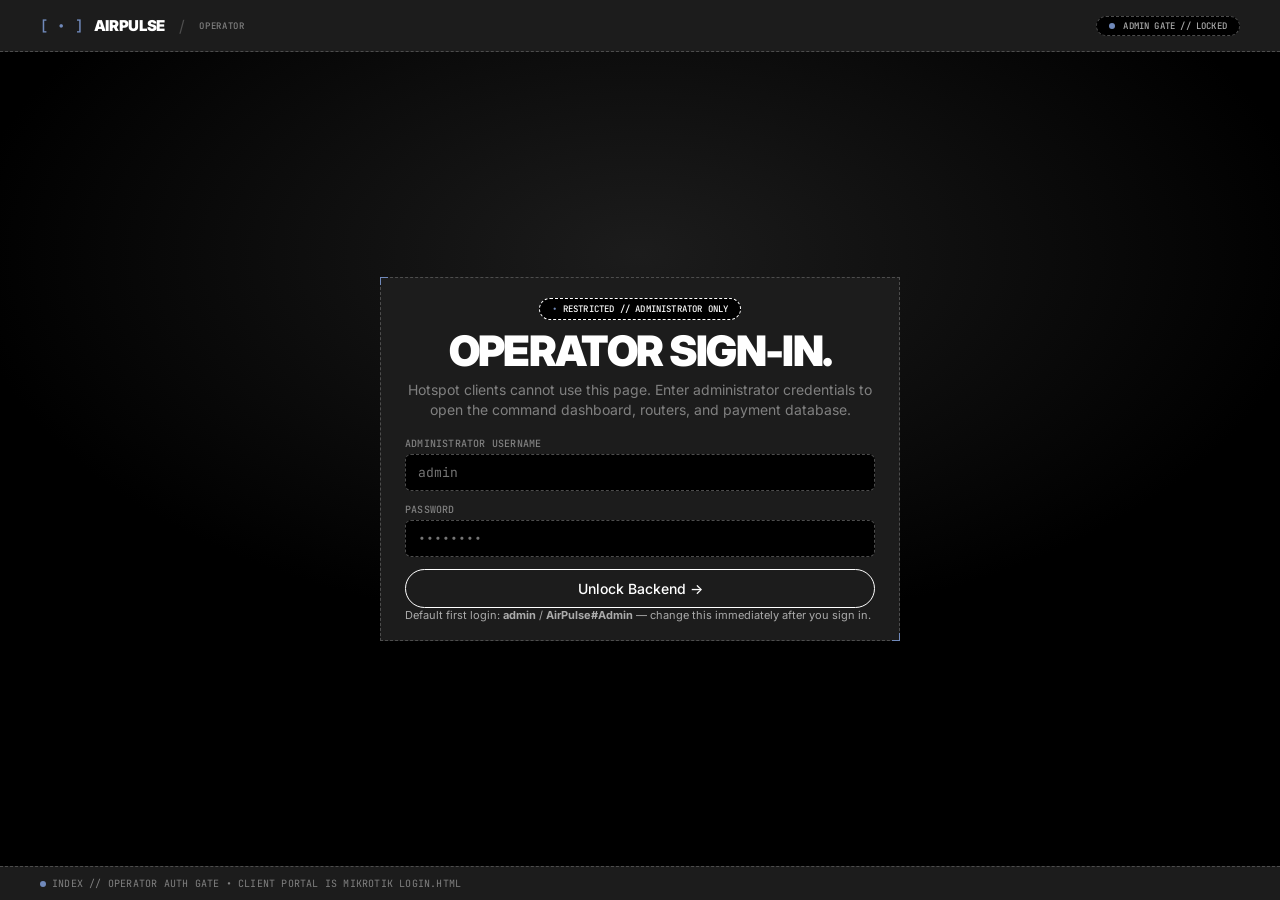
<file: pot/database.html>
<!DOCTYPE html>
<html lang="en">
<head>
  <meta charset="UTF-8">
  <meta name="viewport" content="width=device-width, initial-scale=1.0, viewport-fit=cover">
  <title>AirPulse // Payment Records Database</title>
  <meta name="robots" content="noindex, nofollow">
  <meta name="description" content="Technical wireframe payment records database for AirPulse MikroTik Hotspot. View all client transactions, MAC bindings, and IP allocations.">
  <style>html.auth-pending body{visibility:hidden}</style>
  <script>document.documentElement.classList.add('auth-pending');</script>

  <!-- Index Meta & Display Settings -->
  <meta name="apple-mobile-web-app-capable" content="yes">
  <meta name="apple-mobile-web-app-status-bar-style" content="black">
  <meta name="theme-color" content="#000000">

  <!-- Fonts: Inter & JetBrains Mono -->
  <link rel="preconnect" href="https://fonts.googleapis.com">
  <link rel="preconnect" href="https://fonts.gstatic.com" crossorigin>
  <link href="https://fonts.googleapis.com/css2?family=Inter:wght@400;500;700;900&family=JetBrains+Mono:wght@400;500;600&display=swap" rel="stylesheet">
  
  <!-- Stylesheets -->
  <link rel="stylesheet" href="style.css">
  <link rel="stylesheet" href="database.css">
</head>
<body>

  <!-- Top Navigation (Blueprint Drafting Chrome) -->
  <header class="app-header">
    <div class="nav-container">
      
      <!-- Brand Identity -->
      <a href="dashboard.html" class="nav-brand" aria-label="AirPulse Home">
        <span class="brand-bracket-mark">[ &bull; ]</span>
        <span class="brand-title">AirPulse</span>
        <span class="brand-slash">/</span>
        <span class="brand-subtag">Payment DB</span>
      </a>

      <!-- Database Status Pill -->
      <div class="hardware-telemetry-chip">
        <span class="node-dot"></span>
        <span>DB // RECORDS</span>
        <span class="chip-sep">:</span>
        <span class="chip-val" id="db-record-count">0 Entries</span>
        <span class="chip-sep">&bull;</span>
        <span class="chip-accent" id="db-status-indicator">LIVE</span>
      </div>

      <!-- Outlined Pill Action Buttons -->
      <div class="nav-actions">
        <a href="dashboard.html" class="btn-pill-outlined btn-pill-ghost" id="btn-back-portal">
          <span>&larr; Dashboard</span>
        </a>

        <a href="dashboard.html" class="btn-pill-outlined" id="btn-nav-dashboard" style="border-color: var(--color-periwinkle-annotation); color: var(--color-paper);">
          <span>Dashboard &rarr;</span>
        </a>

        <a href="devices.html" class="btn-pill-outlined btn-pill-ghost" id="btn-nav-routers">
          <span>Routers &rarr;</span>
        </a>

        <button class="btn-pill-outlined" id="btn-add-record">
          <span>+ Add Record</span>
        </button>

        <button class="btn-pill-outlined btn-pill-ghost" data-admin-logout>
          <span>Sign Out</span>
        </button>
      </div>

    </div>
  </header>

  <!-- Main Blueprint Canvas -->
  <main class="page-main">
    
    <!-- Hero / Database Overview Section -->
    <section class="db-hero-section">
      <div class="container">
        
        <div class="eyebrow-chip">
          <span class="eyebrow-pen">&bull;</span>
          <span>PAYMENT ENGINE // TUMA API BANK SETTLEMENT LEDGER</span>
        </div>

        <div class="db-hero-header">
          <div>
            <h1 class="db-hero-title">
              PAYMENT DATABASE.<br>
              <span style="color:var(--color-steel);">TRACK &bull; AUDIT &bull; MANAGE</span>
            </h1>
            <p class="db-hero-desc">
              Complete transaction ledger of all Tuma API Bank Transfers &amp; M-Pesa payments processed through the hotspot gateway. Track client names, amounts paid, settled banks, MAC bindings, and IP allocations in real-time.
            </p>
          </div>

          <div class="db-hero-actions">
            <button class="btn-pill-outlined" id="btn-hero-add-record" style="padding: 10px 22px;">
              <span>+ New Payment Record &rarr;</span>
            </button>
          </div>
        </div>

        <!-- 4 Database Metric Tiles -->
        <div class="db-metrics-grid">
          
          <div class="metric-card">
            <div class="metric-card-top">
              <span class="metric-label">TOTAL RECORDS</span>
              <span class="metric-tag">DB // 01</span>
            </div>
            <div class="metric-value" id="metric-total-records">0</div>
            <span class="metric-sub">All Time Entries</span>
          </div>

          <div class="metric-card">
            <div class="metric-card-top">
              <span class="metric-label">TOTAL REVENUE</span>
              <span class="metric-tag">DB // 02</span>
            </div>
            <div class="metric-value" id="metric-total-revenue">KES <small>0</small></div>
            <span class="metric-sub">Cumulative Payments</span>
          </div>

          <div class="metric-card">
            <div class="metric-card-top">
              <span class="metric-label">UNIQUE CLIENTS</span>
              <span class="metric-tag">DB // 03</span>
            </div>
            <div class="metric-value" id="metric-unique-clients">0</div>
            <span class="metric-sub">Distinct MAC Addresses</span>
          </div>

          <div class="metric-card">
            <div class="metric-card-top">
              <span class="metric-label">LAST ENTRY</span>
              <span class="metric-tag">DB // 04</span>
            </div>
            <div class="metric-value" style="color:var(--color-periwinkle-annotation); font-size:18px;" id="metric-last-entry">—</div>
            <span class="metric-sub">Most Recent Transaction</span>
          </div>

        </div>

      </div>
    </section>

    <!-- Records Table Section -->
    <section class="db-records-section" id="records-section">
      <div class="container">
        
        <div class="section-split-header">
          <div>
            <h2 class="section-title">Transaction Records</h2>
            <p class="section-subtitle">Client payments, MAC bindings, and allocated IP addresses.</p>
          </div>

          <div class="db-header-controls">
            <div class="search-input-wrapper">
              <input type="text" id="db-search-input" class="blueprint-search-input" placeholder="Search by name, MAC, IP, or amount...">
            </div>

            <div class="db-filter-pills">
              <button class="filter-pill active" data-filter="all">All</button>
              <button class="filter-pill" data-filter="today">Today</button>
              <button class="filter-pill" data-filter="week">This Week</button>
              <button class="filter-pill" data-filter="month">This Month</button>
            </div>
          </div>
        </div>

        <!-- Blueprint Data Table -->
        <div class="db-table-wrapper">
          <table class="db-table" id="records-table">
            <thead>
              <tr>
                <th class="th-sortable" data-sort="id">
                  <span>#</span>
                  <span class="sort-arrow">&darr;</span>
                </th>
                <th class="th-sortable" data-sort="name">
                  <span>CLIENT NAME</span>
                  <span class="sort-arrow"></span>
                </th>
                <th class="th-sortable" data-sort="amount">
                  <span>PAID AMOUNT</span>
                  <span class="sort-arrow"></span>
                </th>
                <th class="th-sortable" data-sort="mac">
                  <span>MAC ADDRESS</span>
                  <span class="sort-arrow"></span>
                </th>
                <th class="th-sortable" data-sort="ip">
                  <span>IP ADDRESS</span>
                  <span class="sort-arrow"></span>
                </th>
                <th class="th-sortable" data-sort="plan">
                  <span>PLAN</span>
                  <span class="sort-arrow"></span>
                </th>
                <th class="th-sortable" data-sort="date">
                  <span>DATE & TIME</span>
                  <span class="sort-arrow"></span>
                </th>
                <th class="th-sortable" data-sort="status">
                  <span>STATUS</span>
                  <span class="sort-arrow"></span>
                </th>
                <th>
                  <span>ACTIONS</span>
                </th>
              </tr>
            </thead>
            <tbody id="records-tbody">
              <!-- Populated by database.js -->
            </tbody>
          </table>
        </div>

        <!-- Empty State -->
        <div class="db-empty-state" id="db-empty-state" style="display:none;">
          <div class="empty-icon-db">📊</div>
          <h3 class="empty-title">No Records Found</h3>
          <p class="empty-desc">No payment transactions match your search, or the database is empty. Add a record to get started.</p>
          <button class="btn-pill-outlined" id="btn-empty-add">
            <span>+ Add First Record</span>
          </button>
        </div>

        <!-- Pagination -->
        <div class="db-pagination" id="db-pagination">
          <div class="pagination-info" id="pagination-info">Showing 0 of 0 records</div>
          <div class="pagination-controls">
            <button class="pagination-btn" id="btn-prev-page" disabled>&larr; Prev</button>
            <div class="pagination-pages" id="pagination-pages"></div>
            <button class="pagination-btn" id="btn-next-page" disabled>Next &rarr;</button>
          </div>
        </div>

      </div>
    </section>

    <!-- Export / Bulk Actions Section -->
    <section class="db-actions-section">
      <div class="container">
        <div class="db-bulk-bar">
          <div class="bulk-bar-left">
            <span class="node-dot"></span>
            <span class="bulk-label">BULK OPERATIONS // EXPORT & MANAGE</span>
          </div>
          <div class="bulk-bar-right">
            <button class="btn-pill-outlined btn-pill-ghost" id="btn-export-csv">
              <span>Export CSV &darr;</span>
            </button>
            <button class="btn-pill-outlined btn-pill-ghost" id="btn-clear-all" style="border-color: var(--color-graphite);">
              <span>Clear All Records</span>
            </button>
          </div>
        </div>
      </div>
    </section>

  </main>

  <!-- Add/Edit Record Modal -->
  <div class="sheet-scrim" id="record-modal-scrim" aria-hidden="true">
    <div class="sheet-container record-modal-container" id="record-modal" role="dialog" aria-modal="true" aria-labelledby="record-modal-title">
      
      <!-- Close Button -->
      <button class="sheet-close-btn" id="btn-close-record-modal" aria-label="Close modal">&times;</button>

      <div class="modal-blueprint-header">
        <span class="modal-chip">PAYMENT RECORD // DATABASE ENTRY</span>
        <h2 class="sheet-title" id="record-modal-title">Add Payment Record</h2>
        <p class="sheet-desc">Register a new client payment transaction with MAC and IP binding.</p>
      </div>

      <form id="form-add-record" onsubmit="return false;">
        
        <div class="form-section-title">// CLIENT IDENTIFICATION</div>
        
        <div class="input-group">
          <label for="input-client-name" class="input-label">Client Name *</label>
          <input type="text" id="input-client-name" class="blueprint-input" placeholder="e.g. John Kamau" required>
        </div>

        <div class="input-row-duo">
          <div class="input-group">
            <label for="input-paid-amount" class="input-label">Paid Amount (KES) *</label>
            <input type="number" id="input-paid-amount" class="blueprint-input" placeholder="e.g. 100" min="1" required>
          </div>

          <div class="input-group">
            <label for="select-plan-type" class="input-label">Plan Type</label>
            <select id="select-plan-type" class="blueprint-input blueprint-select">
              <option value="12 Hours — KES 20">12 Hours — KES 20</option>
              <option value="24 Hours — KES 30">24 Hours — KES 30</option>
              <option value="2 Days — KES 50">2 Days — KES 50</option>
              <option value="5 Days — KES 100" selected>5 Days — KES 100</option>
              <option value="7 Days — KES 200">7 Days — KES 200</option>
              <option value="Monthly — KES 700">Monthly — KES 700</option>
              <option value="Custom">Custom Plan</option>
            </select>
          </div>
        </div>

        <div class="form-section-title" style="margin-top:12px;">// NETWORK BINDING</div>

        <div class="input-row-duo">
          <div class="input-group">
            <label for="input-mac-address" class="input-label">MAC Address *</label>
            <input type="text" id="input-mac-address" class="blueprint-input" placeholder="AA:BB:CC:DD:EE:FF" required>
            <span class="input-helper">Client device hardware address.</span>
          </div>

          <div class="input-group">
            <label for="input-ip-address" class="input-label">IP Address *</label>
            <input type="text" id="input-ip-address" class="blueprint-input" placeholder="192.168.88.xxx" required>
            <span class="input-helper">DHCP-allocated client IP on network.</span>
          </div>
        </div>

        <div class="input-group">
          <label for="select-record-status" class="input-label">Payment Status</label>
          <select id="select-record-status" class="blueprint-input blueprint-select">
            <option value="Completed" selected>Completed</option>
            <option value="Pending">Pending</option>
            <option value="Failed">Failed</option>
            <option value="Refunded">Refunded</option>
          </select>
        </div>

        <!-- Auto-generated metadata -->
        <div class="device-bind-box">
          <span class="bind-node">[ &bull; ]</span>
          <span>Transaction ID auto-generated &bull; Timestamp: <strong id="modal-timestamp">—</strong></span>
        </div>

        <div class="modal-form-actions">
          <button type="button" class="btn-pill-outlined btn-pill-ghost" id="btn-generate-random" style="border:1px dashed var(--color-graphite);">
            <span>Auto-Fill Sample</span>
          </button>

          <button type="submit" class="btn-submit-blueprint" id="btn-save-record">
            <span>Save Record &rarr;</span>
          </button>
        </div>

      </form>
    </div>
  </div>

  <!-- View Record Detail Modal -->
  <div class="sheet-scrim" id="detail-modal-scrim" aria-hidden="true">
    <div class="sheet-container record-modal-container" id="detail-modal" role="dialog" aria-modal="true" aria-labelledby="detail-modal-title">
      
      <button class="sheet-close-btn" id="btn-close-detail-modal" aria-label="Close detail modal">&times;</button>

      <div class="modal-blueprint-header" style="text-align:center;">
        <span class="modal-chip">TRANSACTION DETAIL // AUDIT RECORD</span>
        <h2 class="sheet-title" id="detail-modal-title">Payment Detail</h2>
      </div>

      <div class="detail-receipt-card" id="detail-receipt-content">
        <!-- Populated by JS -->
      </div>

      <button class="btn-submit-blueprint" id="btn-close-detail-bottom">
        <span>Close &times;</span>
      </button>
    </div>
  </div>

  <!-- Toast Container -->
  <div class="toast-container" id="toast-container" aria-live="polite"></div>

  <!-- Footer -->
  <footer class="app-footer">
    <div class="footer-container">
      <div class="footer-schematic-label">
        <span class="node-dot"></span>
        <span>INDEX // PAYMENT DATABASE ENGINE &bull; TRANSACTION LEDGER</span>
      </div>
      <div class="footer-links">
        <span class="footer-a-link">Signed in as <strong id="admin-user-label">admin</strong></span>
        <span style="color:var(--color-graphite);">&bull;</span>
        <a href="dashboard.html" class="footer-a-link" style="color:var(--color-periwinkle-annotation);">Operator Dashboard &rarr;</a>
        <span style="color:var(--color-graphite);">&bull;</span>
        <a href="devices.html" class="footer-a-link">Router Management &rarr;</a>
      </div>
    </div>
  </footer>

  <!-- Scripts -->
  <script src="auth.js"></script>
  <script>window.AirPulseAuth && AirPulseAuth.requireAdmin();</script>
  <script src="database.js"></script>
</body>
</html>
</file>
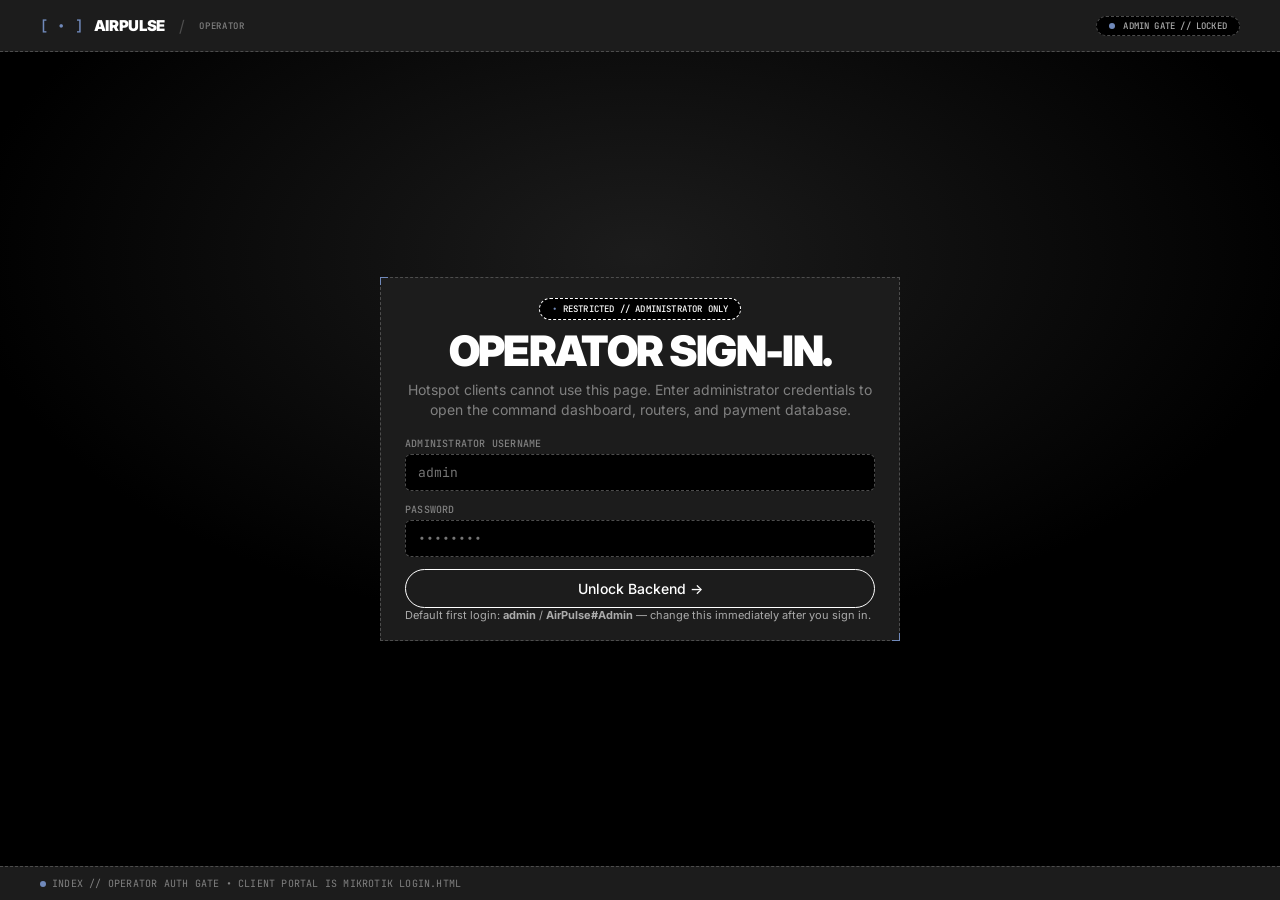
<file: pot/devices.html>
<!DOCTYPE html>
<html lang="en">
<head>
  <meta charset="UTF-8">
  <meta name="viewport" content="width=device-width, initial-scale=1.0, viewport-fit=cover">
  <title>AirPulse // RouterOS Fleet Schematic</title>
  <meta name="robots" content="noindex, nofollow">
  <meta name="description" content="Technical wireframe router manager for MikroTik RouterOS gateways and captive portal synchronization.">
  <style>html.auth-pending body{visibility:hidden}</style>
  <script>document.documentElement.classList.add('auth-pending');</script>

  <!-- Index Meta & Display Settings -->
  <meta name="apple-mobile-web-app-capable" content="yes">
  <meta name="apple-mobile-web-app-status-bar-style" content="black">
  <meta name="theme-color" content="#000000">

  <!-- Fonts: Inter (Raveo 1000 substitute) & JetBrains Mono (Geist Mono substitute) -->
  <link rel="preconnect" href="https://fonts.googleapis.com">
  <link rel="preconnect" href="https://fonts.gstatic.com" crossorigin>
  <link href="https://fonts.googleapis.com/css2?family=Inter:wght@400;500;700;900&family=JetBrains+Mono:wght@400;500;600&display=swap" rel="stylesheet">
  
  <!-- Stylesheets -->
  <link rel="stylesheet" href="style.css">
  <link rel="stylesheet" href="devices.css">
</head>
<body>

  <!-- Top Navigation (Blueprint Drafting Chrome) -->
  <header class="app-header">
    <div class="nav-container">
      
      <!-- Brand Identity -->
      <a href="devices.html" class="nav-brand" aria-label="Index Fleet Manager">
        <span class="brand-bracket-mark">[ &bull; ]</span>
        <span class="brand-title">AirPulse</span>
        <span class="brand-slash">/</span>
        <span class="brand-subtag">RouterOS Fleet</span>
      </a>

      <!-- Fleet Health Pill -->
      <div class="hardware-telemetry-chip">
        <span class="node-dot"></span>
        <span>SYS // GATEWAYS</span>
        <span class="chip-sep">:</span>
        <span class="chip-val" id="fleet-summary-text">3 Synced</span>
        <span class="chip-sep">&bull;</span>
        <span class="chip-accent">ACTIVE</span>
      </div>

      <!-- Outlined Pill Action Buttons -->
      <div class="nav-actions">
        <a href="dashboard.html" class="btn-pill-outlined btn-pill-ghost" id="btn-back-portal">
          <span>&larr; Dashboard</span>
        </a>

        <a href="dashboard.html" class="btn-pill-outlined" id="btn-nav-dashboard" style="border-color: var(--color-periwinkle-annotation); color: var(--color-paper);">
          <span>Dashboard &rarr;</span>
        </a>

        <a href="database.html" class="btn-pill-outlined" id="btn-nav-database">
          <span>Database &rarr;</span>
        </a>

        <button class="btn-pill-outlined" id="btn-trigger-add-modal">
          <span>+ Add Device</span>
        </button>

        <button class="btn-pill-outlined btn-pill-ghost" data-admin-logout>
          <span>Sign Out</span>
        </button>
      </div>

    </div>
  </header>

  <!-- Main Blueprint Canvas -->
  <main class="page-main">
    
    <!-- Hero / Fleet Overview Section -->
    <section class="devices-hero-section">
      <div class="container">
        
        <div class="eyebrow-chip">
          <span class="eyebrow-pen">&bull;</span>
          <span>ROUTEROS API v7.x // CENTRALIZED FLEET CONTROL</span>
        </div>

        <div class="devices-hero-header">
          <div>
            <h1 class="devices-hero-title">
              ROUTEROS FLEET.<br>
              <span style="color:var(--color-steel);">PROVISION &bull; SYNC &bull; ROUTE</span>
            </h1>
            <p class="devices-hero-desc">
              Register physical or virtual MikroTik gateways to synchronize captive portal user profiles, rate limits, and client roaming across all hotspot zones.
            </p>
          </div>

          <div>
            <button class="btn-pill-outlined" id="btn-hero-add-device" style="padding: 10px 22px;">
              <span>+ Provision New Gateway &rarr;</span>
            </button>
          </div>
        </div>

        <!-- 4 Fleet Metric Tiles (CAD Wireframe Style) -->
        <div class="fleet-metrics-grid">
          
          <div class="metric-card">
            <div class="metric-card-top">
              <span class="metric-label">FLEET SIZE</span>
              <span class="metric-tag">SYS // 01</span>
            </div>
            <div class="metric-value" id="metric-total-routers">3</div>
            <span class="metric-sub">100% Online Gateways</span>
          </div>

          <div class="metric-card">
            <div class="metric-card-top">
              <span class="metric-label">ACTIVE CLIENTS</span>
              <span class="metric-tag">SYS // 02</span>
            </div>
            <div class="metric-value" id="metric-active-clients">248</div>
            <span class="metric-sub">Across 3 Zones</span>
          </div>

          <div class="metric-card">
            <div class="metric-card-top">
              <span class="metric-label">FLEET BANDWIDTH</span>
              <span class="metric-tag">SYS // 03</span>
            </div>
            <div class="metric-value">184.2 <small>Mbps</small></div>
            <span class="metric-sub">Latency &lt; 14ms</span>
          </div>

          <div class="metric-card">
            <div class="metric-card-top">
              <span class="metric-label">PORTAL SYNC</span>
              <span class="metric-tag">SYS // 04</span>
            </div>
            <div class="metric-value" style="color:var(--color-periwinkle-annotation);">SYNCED</div>
            <span class="metric-sub">M-Pesa STK Hook Ready</span>
          </div>

        </div>

      </div>
    </section>

    <!-- Active Gateways List Section -->
    <section class="gateways-section" id="gateways-list">
      <div class="container">
        
        <div class="section-split-header">
          <div>
            <h2 class="section-title">Connected RouterOS Gateways</h2>
            <p class="section-subtitle">Real-time status, active client loads, and hardware specifications.</p>
          </div>

          <div class="search-input-wrapper">
            <input type="text" id="device-search-input" class="blueprint-search-input" placeholder="Search gateways by name, IP, or site...">
          </div>
        </div>

        <!-- Dynamic Devices Grid -->
        <div class="devices-grid" id="devices-container">
          <!-- Populated by devices.js -->
        </div>

      </div>
    </section>

    <!-- 1-Click RouterOS CLI Script Section -->
    <section class="quick-config-section" id="quick-config">
      <div class="container">
        
        <div class="config-card">
          <div class="config-header">
            <div>
              <div class="eyebrow-chip" style="margin-bottom:6px;">
                <span>TERMINAL CLI // V7.X SCHEMATIC</span>
              </div>
              <h2 class="config-title">1-Click MikroTik Setup Script</h2>
              <p class="config-desc">
                Paste directly into WinBox Terminal to enable API, provision the hotspot profile, and configure rate limits matching your 6 price tiers.
              </p>
            </div>
            <button class="btn-pill-outlined" id="btn-copy-script">
              <span id="copy-btn-text">Copy Script &rarr;</span>
            </button>
          </div>

          <div class="code-terminal-box">
            <div class="terminal-bar">
              <span class="term-dot"></span>
              <span class="term-dot"></span>
              <span class="term-dot"></span>
              <span class="term-title">terminal@mikrotik-routeros &bull; /ip hotspot</span>
            </div>
            <pre class="terminal-code"><code id="mikrotik-script-text"># ==========================================
# AirPulse Hotspot &amp; API Provisioning Script
# Compatible with RouterOS v6.x and v7.x
# ==========================================

# 1. Enable RouterOS API service for remote provisioning
/ip service set api disabled=no port=8728 address=0.0.0.0/0

# 2. Configure Hotspot Server Profile to use this HTML login pack
/ip hotspot profile
set [ find default=yes ] \
    html-directory="hotspot" \
    hotspot-address=192.168.88.1 \
    dns-name="wifi.airpulse.net" \
    login-by=http-chap,http-pap,cookie \
    http-cookie-lifetime=1d \
    use-radius=no

# 3. Create High-Speed Client User Profiles
/ip hotspot user profile
add name="12h-pass" rate-limit="10M/10M" keepalive-timeout=12h shared-users=1
add name="24h-pass" rate-limit="15M/15M" keepalive-timeout=24h shared-users=1
add name="2d-pass" rate-limit="20M/20M" keepalive-timeout=48h shared-users=1
add name="5d-pass" rate-limit="25M/25M" keepalive-timeout=120h shared-users=1
add name="7d-pass" rate-limit="30M/30M" keepalive-timeout=168h shared-users=2
add name="monthly-vip" rate-limit="50M/50M" keepalive-timeout=720h shared-users=2

# 4. Allow Walled Garden for M-Pesa, fonts, and hosted operator site
/ip hotspot walled-garden
add dst-host="*.safaricom.co.ke" action=allow
add dst-host="*.daraja.safaricom.co.ke" action=allow
add dst-host="fonts.googleapis.com" action=allow
add dst-host="fonts.gstatic.com" action=allow

/ip hotspot walled-garden ip
add action=accept dst-host=wifi.airpulse.net comment="hosted portal assets if used"

:put ">> Upload login.html, alogin.html, status.html, logout.html, error.html, style.css, script.js, md5.js into Files > hotspot"
:put ">> AirPulse Hotspot Configuration Successfully Installed!"</code></pre>
          </div>
        </div>

      </div>
    </section>

  </main>

  <!-- Add Device Modal Dialog (Blueprint Wireframe Style) -->
  <div class="sheet-scrim" id="add-device-scrim" aria-hidden="true">
    <div class="sheet-container device-modal-container" id="add-device-sheet" role="dialog" aria-modal="true" aria-labelledby="modal-add-title">
      
      <!-- Close Button -->
      <button class="sheet-close-btn" id="btn-close-device-modal" aria-label="Close modal">&times;</button>

      <div class="device-modal-body">
        <div class="modal-blueprint-header">
          <span class="modal-chip">ROUTEROS PROVISIONING // SCHEMATIC</span>
          <h2 class="sheet-title" id="modal-add-title">Add Gateway</h2>
          <p class="sheet-desc">Register a MikroTik router to synchronize hotspot profiles and vouchers.</p>
        </div>

        <form id="form-add-device" onsubmit="return false;">
          
          <div class="form-section-title">// DEVICE IDENTIFICATION</div>
          
          <div class="input-group">
            <label for="input-device-name" class="input-label">Router Identifier Name *</label>
            <input type="text" id="input-device-name" class="blueprint-input" placeholder="e.g. Central-Hub-RB4011" required>
          </div>

          <div class="input-row-duo">
            <div class="input-group">
              <label for="select-device-model" class="input-label">Hardware Architecture</label>
              <select id="select-device-model" class="blueprint-input blueprint-select">
                <option value="RB750Gr3 (hEX)">RB750Gr3 (hEX)</option>
                <option value="hAP ax³ (Wi-Fi 6)" selected>hAP ax³ (Wi-Fi 6)</option>
                <option value="RB4011iGS+ (10G Core)">RB4011iGS+ (10G Core)</option>
                <option value="CCR2004-16G-2S+">CCR2004-16G-2S+</option>
                <option value="CCR1009-7G-1C">CCR1009-7G-1C</option>
                <option value="Cloud Hosted Router (CHR)">Cloud Hosted Router (CHR)</option>
                <option value="Other RouterOS Device">Other RouterOS Device</option>
              </select>
            </div>

            <div class="input-group">
              <label for="input-device-site" class="input-label">Deployment Zone</label>
              <input type="text" id="input-device-site" class="blueprint-input" placeholder="e.g. East Lounge">
            </div>
          </div>

          <div class="form-section-title" style="margin-top:12px;">// NETWORK &amp; API HANDSHAKE</div>

          <div class="input-row-duo">
            <div class="input-group">
              <label for="input-device-host" class="input-label">IP Address / Hostname *</label>
              <input type="text" id="input-device-host" class="blueprint-input" placeholder="192.168.88.1" required>
            </div>

            <div class="input-group">
              <label for="input-device-port" class="input-label">API Port</label>
              <input type="number" id="input-device-port" class="blueprint-input" value="8728">
            </div>
          </div>

          <div class="input-row-duo">
            <div class="input-group">
              <label for="input-device-username" class="input-label">API Username *</label>
              <input type="text" id="input-device-username" class="blueprint-input" value="admin" required>
            </div>

            <div class="input-group">
              <label for="input-device-password" class="input-label">API Password</label>
              <input type="password" id="input-device-password" class="blueprint-input" placeholder="••••••••">
            </div>
          </div>

          <div class="input-row-duo">
            <div class="input-group">
              <label for="input-hotspot-server" class="input-label">Hotspot Server</label>
              <input type="text" id="input-hotspot-server" class="blueprint-input" value="hotspot1">
            </div>

            <div class="input-group">
              <label for="input-hotspot-dns" class="input-label">Hotspot DNS</label>
              <input type="text" id="input-hotspot-dns" class="blueprint-input" value="wifi.airpulse.net">
            </div>
          </div>

          <div class="connection-test-result-box" id="test-result-box">
            <div class="test-idle-state" id="test-state-idle">
              <span>[ ? ] Tap <strong>Test Handshake</strong> to verify API before saving.</span>
            </div>
            
            <div class="test-loading-state" id="test-state-loading" style="display: none;">
              <span>Connecting to RouterOS API at <span id="test-target-ip">192.168.88.1</span>...</span>
            </div>

            <div class="test-success-state" id="test-state-success" style="display: none;">
              <span>&check; Handshake Successful (12ms ping) &bull; RouterOS v7.14.3 active.</span>
            </div>
          </div>

          <div class="modal-form-actions">
            <button type="button" class="btn-pill-outlined btn-pill-ghost" id="btn-test-connection" style="border:1px dashed var(--color-graphite);">
              <span>Test Handshake</span>
            </button>

            <button type="submit" class="btn-submit-blueprint" id="btn-save-device">
              <span>Provision Gateway &rarr;</span>
            </button>
          </div>

        </form>
      </div>

    </div>
  </div>

  <!-- Toast Container -->
  <div class="toast-container" id="toast-container" aria-live="polite"></div>

  <!-- Footer -->
  <footer class="app-footer">
    <div class="footer-container">
      <div class="footer-schematic-label">
        <span class="node-dot"></span>
        <span>INDEX // ROUTEROS FLEET ENGINE &bull; CENTRALIZED SCHEMATIC</span>
      </div>
      <div class="footer-links">
        <span class="footer-a-link">Signed in as <strong id="admin-user-label">admin</strong></span>
        <span style="color:var(--color-graphite);">&bull;</span>
        <a href="dashboard.html" class="footer-a-link" style="color:var(--color-periwinkle-annotation);">Operator Dashboard &rarr;</a>
        <span style="color:var(--color-graphite);">&bull;</span>
        <a href="database.html" class="footer-a-link">Payment Database &rarr;</a>
      </div>
    </div>
  </footer>

  <!-- Scripts -->
  <script src="auth.js"></script>
  <script>window.AirPulseAuth && AirPulseAuth.requireAdmin();</script>
  <script src="devices.js"></script>
</body>
</html>
</file>
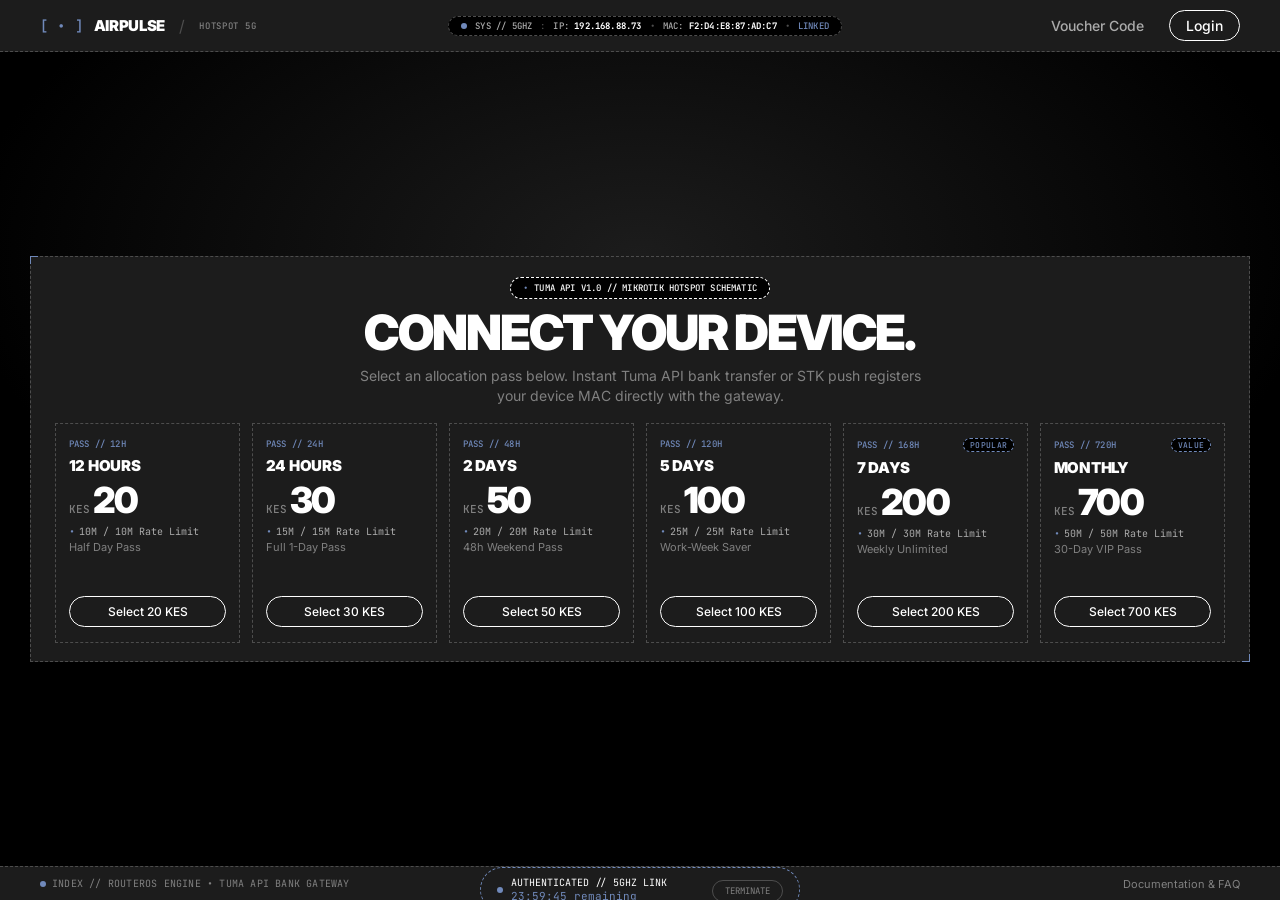
<file: pot/login.html>
<!DOCTYPE html>
<html lang="en">
<head>
  <meta charset="UTF-8">
  <meta name="viewport" content="width=device-width, initial-scale=1.0, viewport-fit=cover">
  <title>AirPulse // MikroTik Hotspot Login</title>
  <meta name="description" content="Technical wireframe hotspot portal. Blueprint on a backlit drafting table with M-Pesa STK push authentication.">

  <!-- Index Meta & Display Settings -->
  <meta name="apple-mobile-web-app-capable" content="yes">
  <meta name="apple-mobile-web-app-status-bar-style" content="black">
  <meta name="theme-color" content="#000000">

  <!-- Fonts: Inter (Raveo 1000 substitute) & JetBrains Mono (Geist Mono substitute) -->
  <link rel="preconnect" href="https://fonts.googleapis.com">
  <link rel="preconnect" href="https://fonts.gstatic.com" crossorigin>
  <link href="https://fonts.googleapis.com/css2?family=Inter:wght@400;500;700;900&family=JetBrains+Mono:wght@400;500;600&display=swap" rel="stylesheet">
  
  <!-- Stylesheet -->
  <link rel="stylesheet" href="style.css">
</head>
<body class="single-page-body">

  <!-- Top Navigation (Blueprint Drafting Chrome) -->
  <header class="app-header">
    <div class="nav-container">
      
      <!-- Brand Logo Wordmark + Bracket Monogram -->
      <a href="index.html" class="nav-brand" aria-label="Index AirPulse Home">
        <span class="brand-bracket-mark">[ &bull; ]</span>
        <span class="brand-title">AirPulse</span>
        <span class="brand-slash">/</span>
        <span class="brand-subtag">Hotspot 5G</span>
      </a>

      <!-- Hardware Telemetry Chip (Geist Mono 9px) -->
      <div class="hardware-telemetry-chip">
        <span class="node-dot"></span>
        <span>SYS // 5GHZ</span>
        <span class="chip-sep">:</span>
        <span>IP: <strong class="chip-val" id="nav-ip-display">$(ip)</strong></span>
        <span class="chip-sep">&bull;</span>
        <span>MAC: <strong class="chip-val" id="nav-mac-display">$(mac)</strong></span>
        <span class="chip-sep">&bull;</span>
        <span class="chip-accent">LINKED</span>
      </div>

      <!-- Action Outlined Pill Buttons -->
      <div class="nav-actions">
        <button class="btn-pill-outlined btn-pill-ghost" id="btn-open-voucher">
          <span>Voucher Code</span>
        </button>

        <button class="btn-pill-outlined" id="btn-nav-login">
          <span>Login</span>
        </button>
      </div>

    </div>
  </header>

  <!-- Hero Drafting Canvas with Radial Light Wash (Fits on 1 Screen Without Scroll) -->
  <main class="single-page-main">
    <div class="portal-blueprint-container">
      
      <!-- Dashed Section Container (Primary Layout Primitive) -->
      <div class="dashed-section-primitive">
        
        <!-- Header Stack -->
        <div class="blueprint-header-stack">
          <div class="eyebrow-chip">
            <span class="eyebrow-pen">&bull;</span>
            <span>TUMA API v1.0 // MIKROTIK HOTSPOT SCHEMATIC</span>
          </div>
          <h1 class="blueprint-display-headline">CONNECT YOUR DEVICE.</h1>
          <p class="blueprint-subtext">
            Select an allocation pass below. Instant Tuma API bank transfer or STK push registers your device MAC directly with the gateway.
          </p>
          <div class="hotspot-error-banner" id="mt-error-banner">$(error)</div>
        </div>

        <!-- 6 Compact Button Cards (Schematic Wireframe Style) -->
        <section class="blueprint-cards-grid" id="pricing-grid">

          <!-- Card 1: 20 for 12 Hours -->
          <article class="blueprint-card" data-plan-id="plan-12h" data-price="20" data-duration="12 Hours" tabindex="0">
            <div>
              <div class="card-header-bar">
                <span class="card-mono-tag">PASS // 12H</span>
              </div>
              <h3 class="card-duration-title">12 Hours</h3>
              
              <div class="card-price-block">
                <span class="price-currency">KES</span>
                <span class="price-integer">20</span>
              </div>

              <div class="card-specs-list">
                <div class="spec-line"><span class="dot">&bull;</span> 10M / 10M Rate Limit</div>
                <div class="spec-desc">Half Day Pass</div>
              </div>
            </div>

            <button class="btn-card-action" data-select-plan="plan-12h">
              <span>Select 20 KES</span>
            </button>
          </article>

          <!-- Card 2: 30 for 24 Hours -->
          <article class="blueprint-card" data-plan-id="plan-24h" data-price="30" data-duration="24 Hours" tabindex="0">
            <div>
              <div class="card-header-bar">
                <span class="card-mono-tag">PASS // 24H</span>
              </div>
              <h3 class="card-duration-title">24 Hours</h3>

              <div class="card-price-block">
                <span class="price-currency">KES</span>
                <span class="price-integer">30</span>
              </div>

              <div class="card-specs-list">
                <div class="spec-line"><span class="dot">&bull;</span> 15M / 15M Rate Limit</div>
                <div class="spec-desc">Full 1-Day Pass</div>
              </div>
            </div>

            <button class="btn-card-action" data-select-plan="plan-24h">
              <span>Select 30 KES</span>
            </button>
          </article>

          <!-- Card 3: 50 for 2 Days -->
          <article class="blueprint-card" data-plan-id="plan-2d" data-price="50" data-duration="2 Days" tabindex="0">
            <div>
              <div class="card-header-bar">
                <span class="card-mono-tag">PASS // 48H</span>
              </div>
              <h3 class="card-duration-title">2 Days</h3>

              <div class="card-price-block">
                <span class="price-currency">KES</span>
                <span class="price-integer">50</span>
              </div>

              <div class="card-specs-list">
                <div class="spec-line"><span class="dot">&bull;</span> 20M / 20M Rate Limit</div>
                <div class="spec-desc">48h Weekend Pass</div>
              </div>
            </div>

            <button class="btn-card-action" data-select-plan="plan-2d">
              <span>Select 50 KES</span>
            </button>
          </article>

          <!-- Card 4: 100 for 5 Days -->
          <article class="blueprint-card" data-plan-id="plan-5d" data-price="100" data-duration="5 Days" tabindex="0">
            <div>
              <div class="card-header-bar">
                <span class="card-mono-tag">PASS // 120H</span>
              </div>
              <h3 class="card-duration-title">5 Days</h3>

              <div class="card-price-block">
                <span class="price-currency">KES</span>
                <span class="price-integer">100</span>
              </div>

              <div class="card-specs-list">
                <div class="spec-line"><span class="dot">&bull;</span> 25M / 25M Rate Limit</div>
                <div class="spec-desc">Work-Week Saver</div>
              </div>
            </div>

            <button class="btn-card-action" data-select-plan="plan-5d">
              <span>Select 100 KES</span>
            </button>
          </article>

          <!-- Card 5: 200 for 7 Days (Popular) -->
          <article class="blueprint-card" data-plan-id="plan-7d" data-price="200" data-duration="7 Days" tabindex="0">
            <div>
              <div class="card-header-bar">
                <span class="card-mono-tag">PASS // 168H</span>
                <span class="card-annotation-badge">POPULAR</span>
              </div>
              <h3 class="card-duration-title">7 Days</h3>

              <div class="card-price-block">
                <span class="price-currency">KES</span>
                <span class="price-integer">200</span>
              </div>

              <div class="card-specs-list">
                <div class="spec-line"><span class="dot">&bull;</span> 30M / 30M Rate Limit</div>
                <div class="spec-desc">Weekly Unlimited</div>
              </div>
            </div>

            <button class="btn-card-action" data-select-plan="plan-7d">
              <span>Select 200 KES</span>
            </button>
          </article>

          <!-- Card 6: 700 for Monthly (Best Value) -->
          <article class="blueprint-card" data-plan-id="plan-monthly" data-price="700" data-duration="30 Days" tabindex="0">
            <div>
              <div class="card-header-bar">
                <span class="card-mono-tag">PASS // 720H</span>
                <span class="card-annotation-badge">VALUE</span>
              </div>
              <h3 class="card-duration-title">Monthly</h3>

              <div class="card-price-block">
                <span class="price-currency">KES</span>
                <span class="price-integer">700</span>
              </div>

              <div class="card-specs-list">
                <div class="spec-line"><span class="dot">&bull;</span> 50M / 50M Rate Limit</div>
                <div class="spec-desc">30-Day VIP Pass</div>
              </div>
            </div>

            <button class="btn-card-action" data-select-plan="plan-monthly">
              <span>Select 700 KES</span>
            </button>
          </article>

        </section>

      </div>

    </div>
  </main>

  <!-- Blueprint Footer (~34px) -->
  <footer class="app-footer">
    <div class="footer-container">
      <div class="footer-schematic-label">
        <span class="node-dot"></span>
        <span>INDEX // ROUTEROS ENGINE &bull; TUMA API BANK GATEWAY</span>
      </div>
      <div class="footer-links">
        <button class="footer-btn-link" id="btn-footer-faq">Documentation &amp; FAQ</button>
      </div>
    </div>
  </footer>

  <!-- Blueprint Tuma API Modal Dialog (Wireframe Style) -->
  <div class="sheet-scrim" id="payment-scrim" aria-hidden="true">
    <div class="sheet-container" id="payment-sheet" role="dialog" aria-modal="true" aria-labelledby="sheet-plan-title">
      
      <!-- Close Button -->
      <button class="sheet-close-btn" id="btn-close-sheet" aria-label="Close modal">
        &times;
      </button>

      <!-- Step 1: Input Form (STK Only) -->
      <div class="sheet-step-view active" id="sheet-view-form">
        <div class="modal-blueprint-header">
          <span class="modal-chip">TUMA API // M-PESA STK PUSH</span>
          <h2 class="sheet-title" id="sheet-plan-title">24 Hours Pass</h2>
          <p class="sheet-desc">Enter your mobile number to receive the instant M-Pesa STK PIN prompt.</p>
        </div>

        <div class="modal-summary-box">
          <div class="sum-col">
            <span class="sum-label">DURATION</span>
            <span class="sum-value" id="summary-duration">24 Hours</span>
          </div>
          <div class="sum-col" style="text-align:right;">
            <span class="sum-label">AMOUNT</span>
            <span class="sum-price" id="summary-price-amount">KES 30</span>
          </div>
        </div>

        <form id="form-mpesa" onsubmit="return false;">
          <div class="input-group">
            <label for="mpesa-phone-input" class="input-label">Mobile Number (M-Pesa STK Prompt)</label>
            <div class="input-wrapper">
              <span class="input-prefix">+254</span>
              <input type="tel" id="mpesa-phone-input" class="blueprint-input with-prefix" placeholder="712 345 678" pattern="[0-9]{9,10}" required autocomplete="tel">
            </div>
            <span class="input-helper">Enter Safaricom or Airtel number. You will receive an instant PIN prompt on your handset.</span>
          </div>

          <div class="device-bind-box">
            <span class="bind-node">[ &bull; ]</span>
            <span>Target MAC: <strong id="notice-mac">$(mac)</strong> &bull; Gateway: Tuma API</span>
          </div>

          <button type="submit" class="btn-submit-blueprint" id="btn-submit-mpesa">
            <span id="mpesa-btn-text">Pay with STK Push (KES 30)</span>
          </button>
        </form>
      </div>

      <!-- Step 2: Processing Radar Animation -->
      <div class="sheet-step-view" id="sheet-view-processing">
        <div class="processing-box">
          <div class="wireframe-radar-node">
            <span>[ TUMA ]</span>
          </div>
          
          <h3 class="processing-title" id="processing-status-title">M-Pesa STK Prompt Dispatched</h3>
          <p class="processing-desc" id="processing-status-desc">A prompt has been sent to your phone. Please enter your PIN on your mobile screen to authorize.</p>
          
          <div class="blueprint-progress-track">
            <div class="blueprint-progress-fill" id="payment-progress-bar"></div>
          </div>

          <div class="processing-steps-log">
            <div class="step-log-item active" id="log-step-1">
              <span class="step-node"></span>
              <span>1. Tuma API initialized M-Pesa STK push</span>
            </div>
            <div class="step-log-item" id="log-step-2">
              <span class="step-node"></span>
              <span>2. Awaiting mobile handset PIN authorization</span>
            </div>
            <div class="step-log-item" id="log-step-3">
              <span class="step-node"></span>
              <span>3. Payment approved &amp; MAC bound to RouterOS gateway</span>
            </div>
          </div>
        </div>
      </div>

      <!-- Step 3: Success Screen -->
      <div class="sheet-step-view" id="sheet-view-success">
        <div class="success-box">
          <div class="success-check-mark">&check;</div>
          <h3 class="success-title">PAYMENT APPROVED.</h3>
          <p class="success-desc">M-Pesa payment approved via Tuma API. Your session is now live on the MikroTik network.</p>

          <div class="receipt-card">
            <div class="receipt-row">
              <span>TUMA REF:</span>
              <strong style="color:var(--color-paper); font-family:var(--font-geist-mono);" id="receipt-tuma-ref">TUMA-STK-9284102</strong>
            </div>
            <div class="receipt-row">
              <span>PHONE:</span>
              <strong style="color:var(--color-periwinkle-annotation); font-family:var(--font-geist-mono);" id="receipt-phone-display">+254 712 345 678</strong>
            </div>
            <div class="receipt-row">
              <span>ALLOCATED PASS:</span>
              <strong id="receipt-plan-name">24 Hours Pass</strong>
            </div>
            <div class="receipt-row">
              <span>VOUCHER BACKUP PIN:</span>
              <strong class="receipt-code-highlight" id="receipt-voucher-pin">AP-77824</strong>
            </div>
            <div class="receipt-row">
              <span>TIME REMAINING:</span>
              <strong style="color:var(--color-periwinkle-annotation);" id="receipt-timer">23:59:59</strong>
            </div>
          </div>

          <button class="btn-submit-blueprint" id="btn-finish-and-browse">
            <span>Start Browsing Internet &rarr;</span>
          </button>
        </div>
      </div>

    </div>
  </div>

  <!-- Voucher & Member Login Modal -->
  <div class="sheet-scrim" id="login-modal-scrim" aria-hidden="true">
    <div class="sheet-container" id="login-modal" role="dialog" aria-modal="true" aria-labelledby="login-modal-title">
      <button class="sheet-close-btn" id="btn-close-login-modal" aria-label="Close modal">&times;</button>

      <div class="modal-blueprint-header" style="text-align:center;">
        <span class="modal-chip">GATEWAY ACCESS // SCHEMATIC</span>
        <h2 class="sheet-title" id="login-modal-title">Authenticate</h2>
        <p class="sheet-desc">Redeem a voucher PIN or sign in with credentials.</p>
      </div>

      <div class="blueprint-tab-bar" role="tablist">
        <button class="tab-btn active" id="modal-tab-voucher-btn">Voucher PIN</button>
        <button class="tab-btn" id="modal-tab-member-btn">Username &amp; Pass</button>
      </div>

      <!-- Voucher Form -->
      <form class="login-tab-panel active" id="modal-voucher-form" onsubmit="return false;">
        <div class="input-group">
          <label for="direct-voucher-input" class="input-label">Enter Voucher PIN</label>
          <input type="text" id="direct-voucher-input" class="blueprint-input" style="text-align:center;letter-spacing:0.1em;text-transform:uppercase;" placeholder="AP-XXXXXX" required autocomplete="off">
        </div>
        <button type="submit" class="btn-submit-blueprint" id="btn-submit-direct-voucher">
          <span>Authorize Device</span>
        </button>
      </form>

      <!-- Member Form -->
      <form class="login-tab-panel" id="modal-member-form" onsubmit="return false;">
        <div class="input-group">
          <label for="member-username-input" class="input-label">Username</label>
          <input type="text" id="member-username-input" class="blueprint-input" placeholder="Username" autocomplete="username">
        </div>
        <div class="input-group">
          <label for="member-password-input" class="input-label">Password</label>
          <input type="password" id="member-password-input" class="blueprint-input" placeholder="••••••••" autocomplete="current-password">
        </div>
        <button type="submit" class="btn-submit-blueprint" id="btn-submit-member-login">
          <span>Sign In to Hotspot</span>
        </button>
      </form>
    </div>
  </div>

  <!-- FAQ Modal -->
  <div class="sheet-scrim" id="faq-modal-scrim" aria-hidden="true">
    <div class="sheet-container" id="faq-modal" role="dialog" aria-modal="true" aria-labelledby="faq-modal-title">
      <button class="sheet-close-btn" id="btn-close-faq-modal" aria-label="Close FAQ modal">&times;</button>

      <div class="modal-blueprint-header">
        <span class="modal-chip">INDEX // TECHNICAL DOCS</span>
        <h2 class="sheet-title" id="faq-modal-title">System FAQ</h2>
        <p class="sheet-desc">Operational guidelines for AirPulse Hotspot gateway.</p>
      </div>

      <div class="faq-list-blueprint">
        <div class="faq-schematic-item">
          <strong>How does M-Pesa STK authentication function?</strong>
          <p>Tap any price pass, submit your phone number, and authorization is sent as an automated SIM toolkit PIN prompt. Once authorized, the gateway marks your MAC address as authenticated.</p>
        </div>
        <div class="faq-schematic-item">
          <strong>Does the session persist on Wi-Fi reconnect?</strong>
          <p>Yes. The RouterOS radius profile retains your session time until expiration. Rejoining the network does not prompt for repayment.</p>
        </div>
        <div class="faq-schematic-item">
          <strong>Device switching and voucher codes</strong>
          <p>Each transaction produces an alphanumeric "AP-" voucher backup code. Use "Voucher Code" on any secondary machine to transfer session rights.</p>
        </div>
      </div>
    </div>
  </div>

  <!-- Connected State Bottom Dock Pill -->
  <aside class="connected-dock-pill" id="active-session-dock" aria-live="polite">
    <div class="dock-left">
      <span class="active-pulse-dot"></span>
      <div class="dock-info">
        <span class="dock-title">AUTHENTICATED // 5GHZ LINK</span>
        <span class="dock-timer" id="dock-timer-display">23:59:45 remaining</span>
      </div>
    </div>
    <div class="dock-actions">
      <button class="dock-btn-logout" id="btn-disconnect-session">Terminate</button>
    </div>
  </aside>

  <!-- MikroTik RouterOS Standard Submission Form (Hidden) -->
  <form id="mikrotik-login-form" name="sendin" action="$(link-login-only)" method="post" style="display:none;" aria-hidden="true">
    <input type="hidden" name="username" id="mt-username" value="">
    <input type="hidden" name="password" id="mt-password" value="">
    <input type="hidden" name="dst" value="$(link-orig)">
    <input type="hidden" name="popup" value="true">
  </form>

  <script>
    window.CHAP_ID = "$(chap-id)";
    window.CHAP_CHALLENGE = "$(chap-challenge)";
  </script>
  <script src="md5.js"></script>
  <script src="script.js"></script>
</body>
</html>
</file>
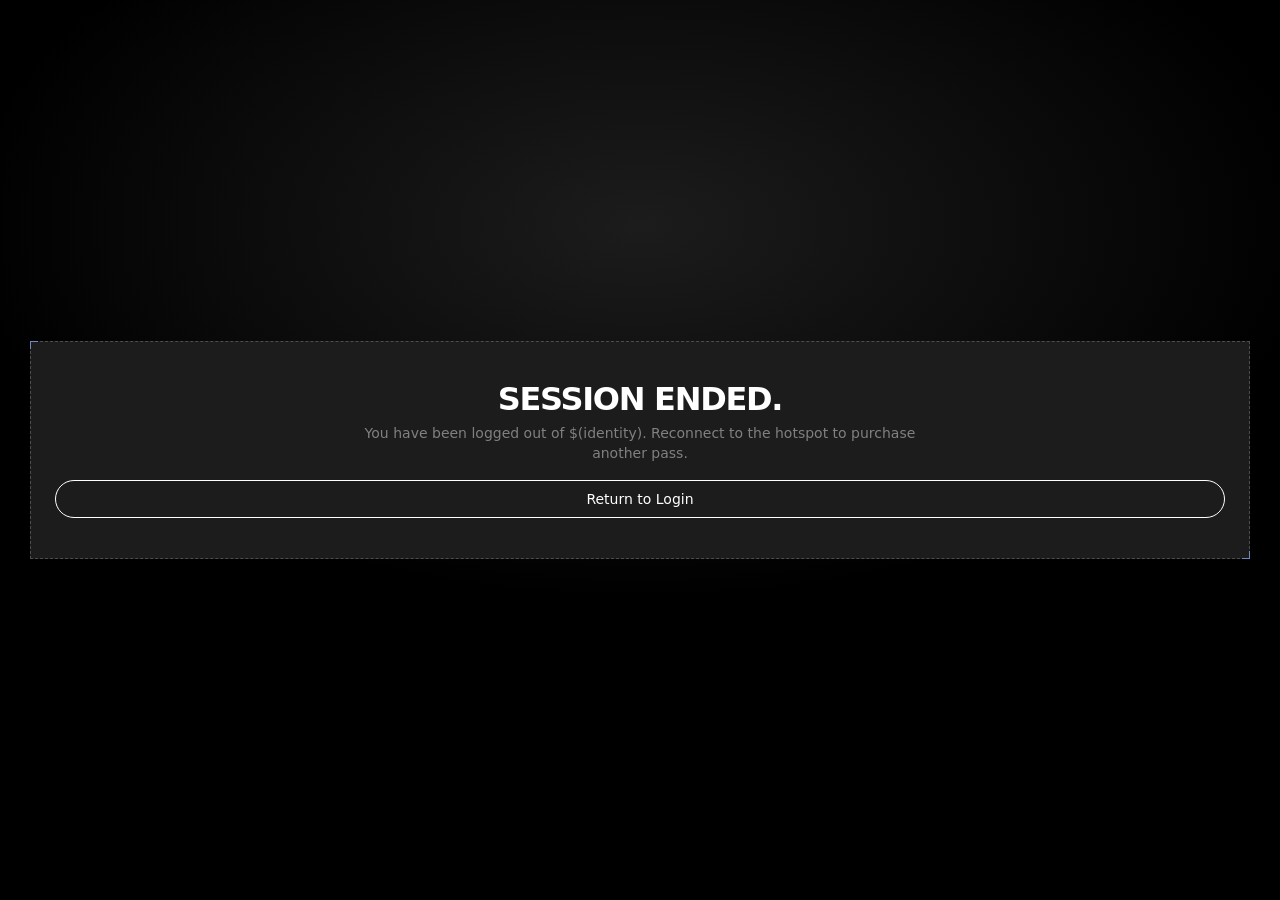
<file: pot/logout.html>
<!DOCTYPE html>
<html lang="en">
<head>
  <meta charset="UTF-8">
  <meta name="viewport" content="width=device-width, initial-scale=1.0">
  <title>AirPulse // Logged Out</title>
  <link rel="stylesheet" href="style.css">
</head>
<body class="single-page-body">
  <main class="single-page-main">
    <div class="portal-blueprint-container">
      <div class="dashed-section-primitive" style="text-align:center;padding:40px 24px;">
        <h1 class="blueprint-display-headline" style="font-size:32px;">SESSION ENDED.</h1>
        <p class="blueprint-subtext">You have been logged out of $(identity). Reconnect to the hotspot to purchase another pass.</p>
        <a class="btn-submit-blueprint" href="$(link-login)" style="display:inline-flex;margin-top:16px;text-decoration:none;">
          <span>Return to Login</span>
        </a>
      </div>
    </div>
  </main>
</body>
</html>
</file>
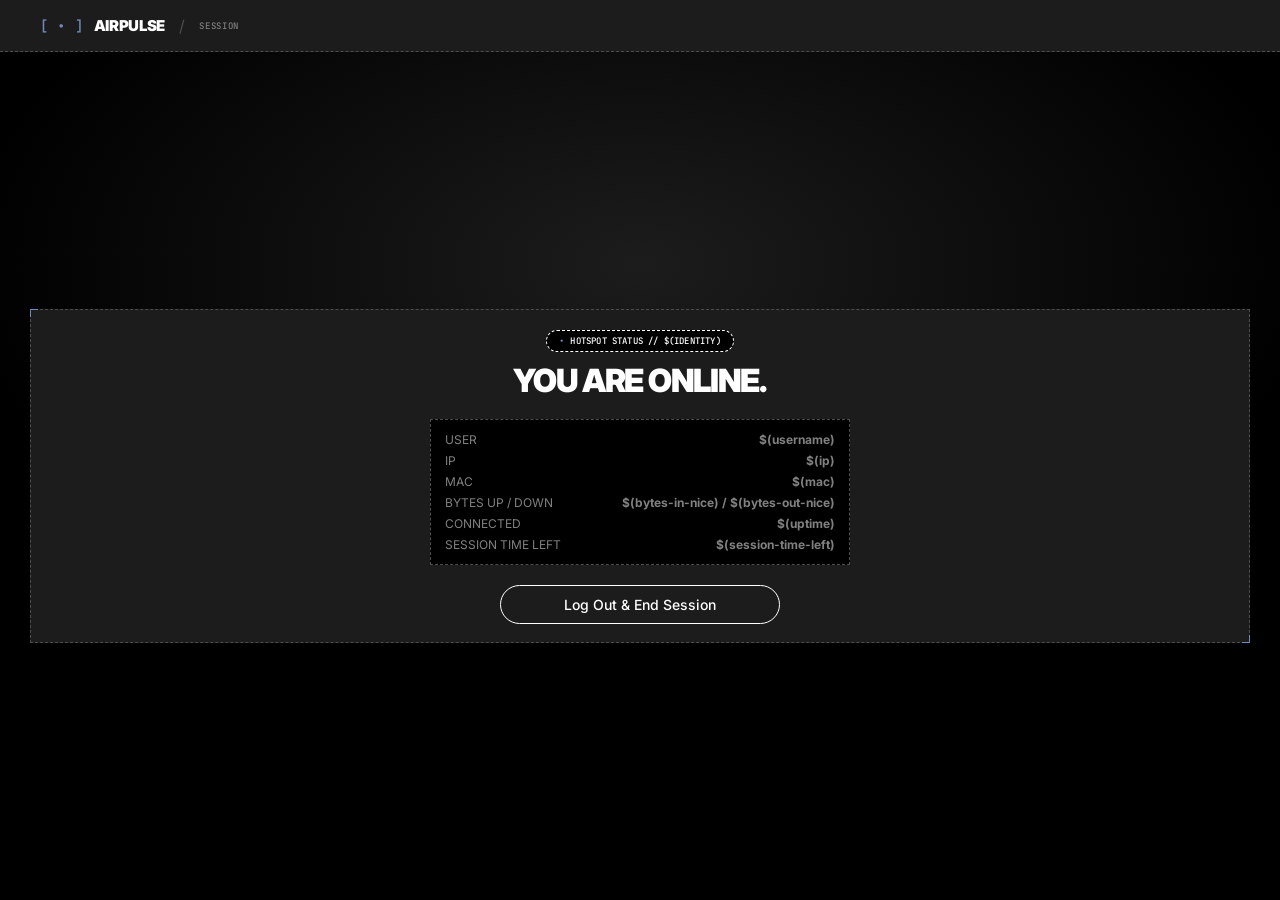
<file: pot/status.html>
<!DOCTYPE html>
<html lang="en">
<head>
  <meta charset="UTF-8">
  <meta name="viewport" content="width=device-width, initial-scale=1.0">
  <title>AirPulse // Session Status</title>
  <link rel="preconnect" href="https://fonts.googleapis.com">
  <link rel="preconnect" href="https://fonts.gstatic.com" crossorigin>
  <link href="https://fonts.googleapis.com/css2?family=Inter:wght@400;500;700;900&family=JetBrains+Mono:wght@400;500;600&display=swap" rel="stylesheet">
  <link rel="stylesheet" href="style.css">
</head>
<body class="single-page-body">
  <header class="app-header">
    <div class="nav-container">
      <span class="nav-brand">
        <span class="brand-bracket-mark">[ &bull; ]</span>
        <span class="brand-title">AirPulse</span>
        <span class="brand-slash">/</span>
        <span class="brand-subtag">Session</span>
      </span>
    </div>
  </header>
  <main class="single-page-main">
    <div class="portal-blueprint-container">
      <div class="dashed-section-primitive">
        <div class="blueprint-header-stack" style="text-align:center;">
          <div class="eyebrow-chip" style="margin:0 auto 12px;">
            <span class="eyebrow-pen">&bull;</span>
            <span>HOTSPOT STATUS // $(identity)</span>
          </div>
          <h1 class="blueprint-display-headline" style="font-size:32px;">YOU ARE ONLINE.</h1>
        </div>
        <div class="receipt-card" style="margin:20px auto;max-width:420px;">
          <div class="receipt-row"><span>USER</span><strong>$(username)</strong></div>
          <div class="receipt-row"><span>IP</span><strong>$(ip)</strong></div>
          <div class="receipt-row"><span>MAC</span><strong>$(mac)</strong></div>
          <div class="receipt-row"><span>BYTES UP / DOWN</span><strong>$(bytes-in-nice) / $(bytes-out-nice)</strong></div>
          <div class="receipt-row"><span>CONNECTED</span><strong>$(uptime)</strong></div>
          <div class="receipt-row"><span>SESSION TIME LEFT</span><strong>$(session-time-left)</strong></div>
        </div>
        <form action="$(link-logout)" method="post" style="text-align:center;">
          <input type="hidden" name="erase-cookie" value="true">
          <button type="submit" class="btn-submit-blueprint" style="max-width:280px;margin:0 auto;">
            <span>Log Out &amp; End Session</span>
          </button>
        </form>
      </div>
    </div>
  </main>
</body>
</html>
</file>
<file: pot/style.css>
/* ==========================================================================
   Index — Style Reference Implementation
   "Blueprint on a backlit drafting table — wireframe drawing with periwinkle annotation"
   ========================================================================== */

:root {
  /* Colors — Achromatic Stack + Periwinkle Annotation */
  --color-void: #000000;
  --color-carbon: #1c1c1c;
  --color-graphite: #4d4d4d;
  --color-steel: #808080;
  --color-ash: #ababab;
  --color-paper: #ffffff;
  --color-periwinkle-annotation: #7089ba;

  /* Surfaces */
  --surface-void-canvas: #000000;
  --surface-carbon-surface: #1c1c1c;
  --surface-periwinkle-wash: #7089ba;

  /* Typography — Font Families */
  --font-sans-serif: 'Inter', ui-sans-serif, system-ui, -apple-system, BlinkMacSystemFont, "Segoe UI", Roboto, sans-serif;
  --font-raveo-variable: 'Inter', ui-sans-serif, system-ui, -apple-system, BlinkMacSystemFont, "Segoe UI", Roboto, sans-serif;
  --font-geist-mono: 'JetBrains Mono', 'Geist Mono', ui-monospace, SFMono-Regular, Menlo, Monaco, Consolas, monospace;

  /* Typography — Scale */
  --text-caption: 12px;
  --leading-caption: 1.2;
  --tracking-caption: 0px;

  --text-body-sm: 14px;
  --leading-body-sm: 1.6;
  --tracking-body-sm: -0.14px;

  --text-body: 16px;
  --leading-body: 1.6;
  --tracking-body: -0.16px;

  --text-subheading: 24px;
  --leading-subheading: 1.4;
  --tracking-subheading: -0.24px;

  --text-heading: 32px;
  --leading-heading: 1.2;
  --tracking-heading: -0.32px;

  --text-display: clamp(32px, 3.8vw, 56px);
  --leading-display: 1.08;
  --tracking-display: -0.04em;

  /* Typography — Weights */
  --font-weight-regular: 400;
  --font-weight-medium: 500;
  --font-weight-w1000: 900; /* Signature blocky silhouette */

  /* Spacing */
  --spacing-4: 4px;
  --spacing-6: 6px;
  --spacing-8: 8px;
  --spacing-10: 10px;
  --spacing-12: 12px;
  --spacing-16: 16px;
  --spacing-18: 18px;
  --spacing-20: 20px;
  --spacing-24: 24px;

  /* Border Radii */
  --radius-nav: 6px;
  --radius-tags: 100px;
  --radius-buttons: 100px;
  --radius-featuretiles: 20px;
  --radius-iconcontainers: 50px;

  /* Blueprint Hairline Dashes */
  --border-dashed-carbon: 1px dashed var(--color-graphite);
  --border-dashed-light: 1px dashed var(--color-carbon);
  --border-dashed-white: 1px dashed var(--color-paper);
  --border-solid-paper: 1px solid var(--color-paper);
  --border-solid-graphite: 1px solid var(--color-graphite);

  /* Compatibility aliases */
  --bg-page: var(--color-void);
  --bg-header: var(--color-carbon);
  --bg-card: var(--color-carbon);
  --mpesa-green: var(--color-paper);
}

/* --------------------------------------------------------------------------
   Reset & Strict Viewport Containment (Single Screen Fit, Zero Scroll)
   -------------------------------------------------------------------------- */
*, *::before, *::after {
  box-sizing: border-box;
  margin: 0;
  padding: 0;
  -webkit-tap-highlight-color: transparent;
}

html {
  width: 100%;
  min-height: 100%;
  overflow-x: hidden;
  overflow-y: auto;
  scroll-behavior: smooth;
}

body {
  width: 100%;
  min-height: 100vh;
  overflow-x: hidden;
  overflow-y: auto;
  background-color: var(--color-void);
  color: var(--color-paper);
  font-family: var(--font-raveo-variable);
  -webkit-font-smoothing: antialiased;
  -moz-osx-font-smoothing: grayscale;
}

/* Custom Blueprint Drafting Scrollbars */
::-webkit-scrollbar {
  width: 8px;
  height: 8px;
}

::-webkit-scrollbar-track {
  background: var(--color-void);
}

::-webkit-scrollbar-thumb {
  background: var(--color-carbon);
  border-radius: 4px;
  border: 1px solid var(--color-graphite);
}

::-webkit-scrollbar-thumb:hover {
  background: var(--color-periwinkle-annotation);
}

* {
  scrollbar-width: thin;
  scrollbar-color: var(--color-graphite) var(--color-void);
}

.single-page-body {
  display: flex;
  flex-direction: column;
  min-height: 100vh;
  justify-content: space-between;
  background-color: var(--color-void);
}

/* --------------------------------------------------------------------------
   Top Navigation — Blueprint Drafting Chrome
   -------------------------------------------------------------------------- */
.app-header {
  height: 52px;
  min-height: 52px;
  background-color: var(--color-carbon);
  border-bottom: 1px dashed var(--color-graphite);
  display: flex;
  align-items: center;
  z-index: 100;
  width: 100%;
}

.nav-container {
  width: 100%;
  max-width: 1240px;
  margin: 0 auto;
  padding: 0 var(--spacing-20);
  display: flex;
  align-items: center;
  justify-content: space-between;
  gap: var(--spacing-16);
}

/* Brand Wordmark & Bracket Monogram */
.nav-brand {
  display: flex;
  align-items: center;
  gap: var(--spacing-10);
  text-decoration: none;
  color: var(--color-paper);
}

.brand-bracket-mark {
  font-family: var(--font-geist-mono);
  font-size: 14px;
  font-weight: 500;
  color: var(--color-periwinkle-annotation);
  letter-spacing: 0.05em;
  display: flex;
  align-items: center;
  gap: 2px;
}

.brand-title {
  font-size: 15px;
  font-weight: var(--font-weight-w1000);
  letter-spacing: -0.02em;
  text-transform: uppercase;
}

.brand-slash {
  color: var(--color-graphite);
  margin: 0 4px;
}

.brand-subtag {
  font-family: var(--font-geist-mono);
  font-size: 9px;
  font-weight: 500;
  letter-spacing: 0.08em;
  color: var(--color-steel);
  text-transform: uppercase;
}

/* Blueprint Hardware Telemetry Chip */
.hardware-telemetry-chip {
  display: flex;
  align-items: center;
  gap: var(--spacing-8);
  background-color: var(--color-void);
  border: 1px dashed var(--color-graphite);
  border-radius: var(--radius-tags);
  padding: 3px 12px;
  font-family: var(--font-geist-mono);
  font-size: 9px;
  font-weight: 500;
  letter-spacing: 0.02em;
  color: var(--color-ash);
  text-transform: uppercase;
}

.node-dot {
  width: 6px;
  height: 6px;
  border-radius: 50%;
  background-color: var(--color-periwinkle-annotation);
}

.chip-sep {
  color: var(--color-graphite);
}

.chip-val {
  color: var(--color-paper);
}

.chip-accent {
  color: var(--color-periwinkle-annotation);
}

/* Outlined Pill Action Buttons */
.nav-actions {
  display: flex;
  align-items: center;
  gap: var(--spacing-8);
}

.btn-pill-outlined {
  display: inline-flex;
  align-items: center;
  justify-content: center;
  gap: var(--spacing-6);
  padding: 6px 16px;
  border-radius: var(--radius-buttons);
  border: 1px solid var(--color-paper);
  background: transparent;
  color: var(--color-paper);
  font-size: var(--text-body-sm);
  font-weight: var(--font-weight-medium);
  font-family: var(--font-raveo-variable);
  text-decoration: none;
  cursor: pointer;
  outline: none;
  transition: background-color 140ms ease, color 140ms ease, transform 100ms ease;
  white-space: nowrap;
}

.btn-pill-outlined:hover {
  background-color: var(--color-paper);
  color: var(--color-void);
}

.btn-pill-outlined:active {
  transform: scale(0.97);
}

.btn-pill-ghost {
  border-color: transparent;
  color: var(--color-ash);
}

.btn-pill-ghost:hover {
  background: transparent;
  color: var(--color-paper);
}

/* --------------------------------------------------------------------------
   Hero Drafting Canvas with Desk Lamp Radial Light Wash
   -------------------------------------------------------------------------- */
.single-page-main {
  flex: 1;
  display: flex;
  flex-direction: column;
  justify-content: center;
  align-items: center;
  padding: clamp(16px, 3vh, 36px) clamp(12px, 2vw, 24px);
  width: 100%;
  position: relative;
  overflow: visible;
  background: radial-gradient(ellipse 900px 500px at 50% 25%, #1c1c1c 0%, #000000 75%);
}

.portal-blueprint-container {
  width: 100%;
  max-width: 1220px;
  display: flex;
  flex-direction: column;
  justify-content: center;
  margin: 0 auto;
}

/* Section Container — 1px Dashed Blueprint Primitive */
.dashed-section-primitive {
  border: 1px dashed var(--color-graphite);
  background-color: var(--color-carbon);
  padding: clamp(14px, 2vh, 24px) clamp(16px, 2vw, 24px);
  position: relative;
}

/* Corner Drafting Marks */
.dashed-section-primitive::before,
.dashed-section-primitive::after {
  content: "";
  position: absolute;
  width: 8px;
  height: 8px;
  border-color: var(--color-periwinkle-annotation);
  pointer-events: none;
}

.dashed-section-primitive::before {
  top: -1px;
  left: -1px;
  border-top: 1px solid var(--color-periwinkle-annotation);
  border-left: 1px solid var(--color-periwinkle-annotation);
}

.dashed-section-primitive::after {
  bottom: -1px;
  right: -1px;
  border-bottom: 1px solid var(--color-periwinkle-annotation);
  border-right: 1px solid var(--color-periwinkle-annotation);
}

/* Hero Typography & Eyebrow */
.blueprint-header-stack {
  text-align: center;
  margin-bottom: clamp(10px, 1.8vh, 18px);
}

.eyebrow-chip {
  display: inline-flex;
  align-items: center;
  gap: var(--spacing-6);
  padding: 4px 12px;
  border-radius: var(--radius-tags);
  border: 1px dashed var(--color-paper);
  background-color: var(--color-void);
  font-family: var(--font-geist-mono);
  font-size: 9px;
  font-weight: 500;
  text-transform: uppercase;
  letter-spacing: 0.02em;
  color: var(--color-paper);
  margin-bottom: var(--spacing-8);
}

.eyebrow-pen {
  color: var(--color-periwinkle-annotation);
}

.blueprint-display-headline {
  font-size: var(--text-display);
  font-weight: var(--font-weight-w1000);
  line-height: var(--leading-display);
  letter-spacing: var(--tracking-display);
  color: var(--color-paper);
  text-transform: uppercase;
  margin-bottom: var(--spacing-6);
}

.blueprint-subtext {
  font-size: var(--text-body-sm);
  line-height: 1.45;
  color: var(--color-steel);
  max-width: 580px;
  margin: 0 auto;
}

/* --------------------------------------------------------------------------
   6 Compact Button Cards Grid (Index Blueprint Wireframe Style)
   -------------------------------------------------------------------------- */
.blueprint-cards-grid {
  display: grid;
  grid-template-columns: repeat(6, 1fr);
  gap: clamp(8px, 1vw, 12px);
  width: 100%;
}

/* Individual Schematic Card */
.blueprint-card {
  background-color: var(--color-carbon);
  border: 1px dashed var(--color-graphite);
  padding: clamp(10px, 1.6vh, 16px) clamp(10px, 1vw, 14px);
  display: flex;
  flex-direction: column;
  justify-content: space-between;
  align-items: stretch;
  cursor: pointer;
  position: relative;
  outline: none;
  transition: border-color 140ms ease, background-color 140ms ease, transform 100ms ease;
  min-height: clamp(180px, 26vh, 220px);
}

.blueprint-card:hover {
  border-color: var(--color-periwinkle-annotation);
  background-color: #222222;
}

.blueprint-card:active {
  transform: scale(0.97);
}

.blueprint-card:focus-visible {
  border-color: var(--color-paper);
}

/* Card Header Tag */
.card-header-bar {
  display: flex;
  align-items: center;
  justify-content: space-between;
  margin-bottom: var(--spacing-6);
}

.card-mono-tag {
  font-family: var(--font-geist-mono);
  font-size: 9px;
  font-weight: 500;
  text-transform: uppercase;
  letter-spacing: 0.02em;
  color: var(--color-periwinkle-annotation);
}

.card-annotation-badge {
  font-family: var(--font-geist-mono);
  font-size: 8px;
  font-weight: 500;
  text-transform: uppercase;
  letter-spacing: 0.04em;
  padding: 1px 6px;
  border-radius: var(--radius-tags);
  border: 1px dashed var(--color-periwinkle-annotation);
  color: var(--color-periwinkle-annotation);
  background-color: var(--color-void);
}

.card-duration-title {
  font-size: 15px;
  font-weight: var(--font-weight-w1000);
  letter-spacing: -0.02em;
  text-transform: uppercase;
  color: var(--color-paper);
}

/* Big Raveo 1000 Price Display */
.card-price-block {
  margin: clamp(4px, 0.8vh, 10px) 0;
  display: flex;
  align-items: baseline;
  gap: 3px;
}

.price-currency {
  font-family: var(--font-geist-mono);
  font-size: 11px;
  font-weight: 500;
  color: var(--color-steel);
}

.price-integer {
  font-size: clamp(28px, 3.4vw, 36px);
  font-weight: var(--font-weight-w1000);
  line-height: 1;
  letter-spacing: -0.04em;
  color: var(--color-paper);
}

/* Specs & Metadata */
.card-specs-list {
  display: flex;
  flex-direction: column;
  gap: 2px;
  margin-bottom: clamp(8px, 1.2vh, 14px);
}

.spec-line {
  font-family: var(--font-geist-mono);
  font-size: 10px;
  color: var(--color-ash);
  display: flex;
  align-items: center;
  gap: 4px;
}

.spec-line .dot {
  color: var(--color-periwinkle-annotation);
}

.spec-desc {
  font-size: 11px;
  color: var(--color-steel);
}

/* Outlined Pill Action Inside Card */
.btn-card-action {
  width: 100%;
  padding: 7px 12px;
  border-radius: var(--radius-buttons);
  border: 1px solid var(--color-paper);
  background: transparent;
  color: var(--color-paper);
  font-family: var(--font-raveo-variable);
  font-size: 12px;
  font-weight: var(--font-weight-medium);
  cursor: pointer;
  display: flex;
  align-items: center;
  justify-content: center;
  gap: 4px;
  transition: background-color 140ms ease, color 140ms ease;
}

.btn-card-action:hover {
  background-color: var(--color-paper);
  color: var(--color-void);
}

.btn-card-action:active {
  transform: scale(0.96);
}

/* --------------------------------------------------------------------------
   Blueprint Footer (~34px)
   -------------------------------------------------------------------------- */
.app-footer {
  height: 34px;
  min-height: 34px;
  background-color: var(--color-carbon);
  border-top: 1px dashed var(--color-graphite);
  display: flex;
  align-items: center;
  font-size: 11px;
  color: var(--color-steel);
  width: 100%;
}

.footer-container {
  width: 100%;
  max-width: 1240px;
  margin: 0 auto;
  padding: 0 var(--spacing-20);
  display: flex;
  align-items: center;
  justify-content: space-between;
}

.footer-schematic-label {
  display: flex;
  align-items: center;
  gap: var(--spacing-6);
  font-family: var(--font-geist-mono);
  font-size: 10px;
  letter-spacing: 0.02em;
}

.footer-links {
  display: flex;
  align-items: center;
  gap: var(--spacing-12);
}

.footer-btn-link, .footer-a-link {
  background: none;
  border: none;
  color: var(--color-steel);
  font-size: 11px;
  font-family: var(--font-raveo-variable);
  text-decoration: none;
  cursor: pointer;
  transition: color 120ms ease;
}

.footer-btn-link:hover, .footer-a-link:hover {
  color: var(--color-paper);
}

/* --------------------------------------------------------------------------
   M-Pesa Modal Dialogs (Blueprint Wireframe Style)
   -------------------------------------------------------------------------- */
.sheet-scrim {
  position: fixed;
  inset: 0;
  z-index: 2000;
  background-color: rgba(0, 0, 0, 0.88);
  display: flex;
  align-items: center;
  justify-content: center;
  opacity: 0;
  pointer-events: none;
  visibility: hidden;
  transition: opacity 180ms ease, visibility 180ms ease;
}

.sheet-scrim.active {
  opacity: 1;
  pointer-events: auto;
  visibility: visible;
}

.sheet-container {
  width: 92%;
  max-width: 480px;
  max-height: 90vh;
  overflow-y: auto;
  -webkit-overflow-scrolling: touch;
  background-color: var(--color-carbon);
  border: 1px dashed var(--color-graphite);
  padding: clamp(16px, 3vw, 24px);
  position: relative;
  transform: translateY(12px) scale(0.97);
  transition: transform 180ms ease;
}

.sheet-scrim.active .sheet-container {
  transform: translateY(0) scale(1);
}

.sheet-close-btn {
  position: absolute;
  top: 14px;
  right: 14px;
  width: 28px;
  height: 28px;
  border-radius: var(--radius-buttons);
  background-color: var(--color-void);
  border: 1px dashed var(--color-graphite);
  color: var(--color-steel);
  display: flex;
  align-items: center;
  justify-content: center;
  cursor: pointer;
  transition: border-color 140ms ease, color 140ms ease;
}

.sheet-close-btn:hover {
  border-color: var(--color-paper);
  color: var(--color-paper);
}

.sheet-close-btn:active {
  transform: scale(0.92);
}

/* Header in Modal */
.modal-blueprint-header {
  margin-bottom: var(--spacing-16);
}

.modal-chip {
  font-family: var(--font-geist-mono);
  font-size: 9px;
  font-weight: 500;
  color: var(--color-periwinkle-annotation);
  text-transform: uppercase;
  letter-spacing: 0.05em;
  margin-bottom: var(--spacing-4);
  display: block;
}

.sheet-title {
  font-size: var(--text-subheading);
  font-weight: var(--font-weight-w1000);
  letter-spacing: -0.02em;
  color: var(--color-paper);
  text-transform: uppercase;
  line-height: 1.15;
}

.sheet-desc {
  font-size: var(--text-caption);
  color: var(--color-steel);
  margin-top: 3px;
}

/* Plan Summary Box */
.modal-summary-box {
  display: flex;
  justify-content: space-between;
  align-items: center;
  background-color: var(--color-void);
  border: 1px dashed var(--color-graphite);
  padding: 10px 14px;
  margin-bottom: var(--spacing-16);
}

.sum-col {
  display: flex;
  flex-direction: column;
}

.sum-label {
  font-family: var(--font-geist-mono);
  font-size: 9px;
  text-transform: uppercase;
  color: var(--color-steel);
}

.sum-value {
  font-size: 13px;
  font-weight: var(--font-weight-w1000);
  color: var(--color-paper);
}

.sum-price {
  font-size: 17px;
  font-weight: var(--font-weight-w1000);
  color: var(--color-periwinkle-annotation);
}

/* Input Styles */
.input-group {
  display: flex;
  flex-direction: column;
  gap: 4px;
  margin-bottom: var(--spacing-12);
  text-align: left;
}

.input-label {
  font-family: var(--font-geist-mono);
  font-size: 10px;
  font-weight: 500;
  text-transform: uppercase;
  letter-spacing: 0.02em;
  color: var(--color-steel);
}

.input-wrapper {
  position: relative;
  display: flex;
  align-items: center;
}

.input-prefix {
  position: absolute;
  left: 12px;
  font-family: var(--font-geist-mono);
  font-size: 12px;
  color: var(--color-steel);
  pointer-events: none;
}

.blueprint-input {
  width: 100%;
  background-color: var(--color-void);
  border: 1px dashed var(--color-graphite);
  border-radius: var(--radius-nav);
  padding: 9px 12px;
  font-family: var(--font-geist-mono);
  font-size: 13px;
  color: var(--color-paper);
  outline: none;
  transition: border-color 140ms ease;
}

.blueprint-input.with-prefix {
  padding-left: 80px;
}

.blueprint-input:focus {
  border-color: var(--color-paper);
  border-style: solid;
}

.input-helper {
  font-size: 11px;
  color: var(--color-ash);
}

/* Device Notice Box */
.device-bind-box {
  display: flex;
  align-items: center;
  gap: 8px;
  padding: 8px 12px;
  background-color: var(--color-void);
  border: 1px dashed var(--color-graphite);
  font-family: var(--font-geist-mono);
  font-size: 10px;
  color: var(--color-ash);
  margin-bottom: var(--spacing-16);
}

.bind-node {
  color: var(--color-periwinkle-annotation);
}

/* Big Blueprint Action Button */
.btn-submit-blueprint {
  width: 100%;
  padding: 10px 18px;
  border-radius: var(--radius-buttons);
  border: 1px solid var(--color-paper);
  background: transparent;
  color: var(--color-paper);
  font-family: var(--font-raveo-variable);
  font-size: 14px;
  font-weight: var(--font-weight-medium);
  cursor: pointer;
  display: flex;
  align-items: center;
  justify-content: center;
  gap: 6px;
  transition: background-color 140ms ease, color 140ms ease, transform 100ms ease;
}

.btn-submit-blueprint:hover {
  background-color: var(--color-paper);
  color: var(--color-void);
}

.btn-submit-blueprint:active {
  transform: scale(0.97);
}

/* --------------------------------------------------------------------------
   Step 2: Processing Schematic
   -------------------------------------------------------------------------- */
.sheet-step-view {
  display: none;
}

.sheet-step-view.active {
  display: block;
}

.processing-box {
  display: flex;
  flex-direction: column;
  align-items: center;
  text-align: center;
  padding: 10px 0;
}

.wireframe-radar-node {
  width: 64px;
  height: 64px;
  border-radius: 50%;
  border: 1px dashed var(--color-periwinkle-annotation);
  display: flex;
  align-items: center;
  justify-content: center;
  font-family: var(--font-geist-mono);
  font-size: 11px;
  color: var(--color-periwinkle-annotation);
  margin-bottom: var(--spacing-16);
}

.processing-title {
  font-size: 18px;
  font-weight: var(--font-weight-w1000);
  letter-spacing: -0.02em;
  color: var(--color-paper);
  text-transform: uppercase;
  margin-bottom: 4px;
}

.processing-desc {
  font-size: 12px;
  color: var(--color-steel);
  max-width: 320px;
  margin-bottom: var(--spacing-16);
}

.blueprint-progress-track {
  width: 100%;
  height: 4px;
  background-color: var(--color-void);
  border: 1px dashed var(--color-graphite);
  margin-bottom: var(--spacing-16);
  position: relative;
}

.blueprint-progress-fill {
  width: 0%;
  height: 100%;
  background-color: var(--color-periwinkle-annotation);
  transition: width 300ms ease;
}

.processing-steps-log {
  width: 100%;
  display: flex;
  flex-direction: column;
  gap: 6px;
  text-align: left;
}

.step-log-item {
  display: flex;
  align-items: center;
  gap: 8px;
  font-family: var(--font-geist-mono);
  font-size: 10px;
  color: var(--color-steel);
}

.step-log-item .step-node {
  width: 5px;
  height: 5px;
  border-radius: 50%;
  background-color: var(--color-graphite);
}

.step-log-item.active {
  color: var(--color-paper);
}

.step-log-item.active .step-node {
  background-color: var(--color-periwinkle-annotation);
}

.step-log-item.completed {
  color: var(--color-periwinkle-annotation);
}

.step-log-item.completed .step-node {
  background-color: var(--color-periwinkle-annotation);
}

/* --------------------------------------------------------------------------
   Step 3: Connected State
   -------------------------------------------------------------------------- */
.success-box {
  display: flex;
  flex-direction: column;
  align-items: center;
  text-align: center;
}

.success-check-mark {
  width: 44px;
  height: 44px;
  border-radius: 50%;
  border: 1px solid var(--color-periwinkle-annotation);
  color: var(--color-periwinkle-annotation);
  display: flex;
  align-items: center;
  justify-content: center;
  font-size: 20px;
  margin-bottom: var(--spacing-12);
}

.success-title {
  font-size: 20px;
  font-weight: var(--font-weight-w1000);
  text-transform: uppercase;
  color: var(--color-paper);
  margin-bottom: 4px;
}

.success-desc {
  font-size: 12px;
  color: var(--color-steel);
  max-width: 320px;
  margin-bottom: var(--spacing-16);
}

.receipt-card {
  width: 100%;
  background-color: var(--color-void);
  border: 1px dashed var(--color-graphite);
  padding: 12px 14px;
  display: flex;
  flex-direction: column;
  gap: 6px;
  margin-bottom: var(--spacing-16);
  text-align: left;
}

.receipt-row {
  display: flex;
  justify-content: space-between;
  align-items: center;
  font-size: 12px;
  color: var(--color-steel);
}

.receipt-code-highlight {
  font-family: var(--font-geist-mono);
  font-size: 13px;
  color: var(--color-periwinkle-annotation);
}

/* --------------------------------------------------------------------------
   Voucher & FAQ Modals
   -------------------------------------------------------------------------- */
.blueprint-tab-bar {
  display: flex;
  background-color: var(--color-void);
  border: 1px dashed var(--color-graphite);
  padding: 2px;
  margin-bottom: var(--spacing-16);
}

.tab-btn {
  flex: 1;
  padding: 6px;
  border: none;
  background: transparent;
  color: var(--color-steel);
  font-family: var(--font-geist-mono);
  font-size: 10px;
  text-transform: uppercase;
  cursor: pointer;
  transition: color 120ms ease;
}

.tab-btn.active {
  background-color: var(--color-carbon);
  color: var(--color-paper);
}

.login-tab-panel {
  display: none;
  flex-direction: column;
}

.login-tab-panel.active {
  display: flex;
}

.faq-list-blueprint {
  display: flex;
  flex-direction: column;
  gap: 8px;
  margin-top: var(--spacing-12);
  text-align: left;
}

.faq-schematic-item {
  background-color: var(--color-void);
  border: 1px dashed var(--color-graphite);
  padding: 10px 14px;
}

.faq-schematic-item strong {
  display: block;
  font-size: 13px;
  font-weight: var(--font-weight-w1000);
  color: var(--color-paper);
  margin-bottom: 3px;
}

.faq-schematic-item p {
  font-size: 12px;
  color: var(--color-steel);
  line-height: 1.5;
}

/* --------------------------------------------------------------------------
   Connected Bottom Dock
   -------------------------------------------------------------------------- */
.connected-dock-pill {
  position: fixed;
  bottom: 42px;
  left: 50%;
  transform: translateX(-50%) translateY(120%);
  z-index: 1500;
  display: flex;
  align-items: center;
  justify-content: space-between;
  gap: var(--spacing-16);
  padding: 8px 16px;
  background-color: var(--color-carbon);
  border: 1px dashed var(--color-periwinkle-annotation);
  border-radius: var(--radius-buttons);
  transition: transform 220ms ease;
  min-width: 320px;
}

.connected-dock-pill.visible {
  transform: translateX(-50%) translateY(0);
}

.dock-left {
  display: flex;
  align-items: center;
  gap: 8px;
}

.active-pulse-dot {
  width: 6px;
  height: 6px;
  border-radius: 50%;
  background-color: var(--color-periwinkle-annotation);
}

.dock-info {
  display: flex;
  flex-direction: column;
}

.dock-title {
  font-family: var(--font-geist-mono);
  font-size: 10px;
  text-transform: uppercase;
  color: var(--color-paper);
}

.dock-timer {
  font-family: var(--font-geist-mono);
  font-size: 11px;
  color: var(--color-periwinkle-annotation);
}

.dock-btn-logout {
  padding: 4px 12px;
  border-radius: var(--radius-buttons);
  background: transparent;
  border: 1px solid var(--color-graphite);
  color: var(--color-steel);
  font-family: var(--font-geist-mono);
  font-size: 9px;
  text-transform: uppercase;
  cursor: pointer;
  transition: border-color 120ms ease, color 120ms ease;
}

.dock-btn-logout:hover {
  border-color: var(--color-paper);
  color: var(--color-paper);
}

/* --------------------------------------------------------------------------
   Tuma API & Bank Transfer Specific Components
   -------------------------------------------------------------------------- */
.tuma-channel-selector {
  display: grid;
  grid-template-columns: 1fr 1fr;
  gap: 6px;
  background-color: var(--color-void);
  border: 1px dashed var(--color-graphite);
  padding: 4px;
  margin-bottom: var(--spacing-16);
}

.tuma-channel-btn {
  display: flex;
  align-items: center;
  justify-content: center;
  gap: 6px;
  padding: 8px 10px;
  border: 1px solid transparent;
  background: transparent;
  color: var(--color-steel);
  font-family: var(--font-geist-mono);
  font-size: 10px;
  font-weight: 500;
  text-transform: uppercase;
  cursor: pointer;
  border-radius: 4px;
  transition: all 140ms ease;
}

.tuma-channel-btn.active {
  background-color: var(--color-carbon);
  color: var(--color-paper);
  border-color: var(--color-periwinkle-annotation);
}

.tuma-channel-btn:hover:not(.active) {
  color: var(--color-ash);
}

.bank-details-card {
  background-color: var(--color-void);
  border: 1px dashed var(--color-periwinkle-annotation);
  padding: 12px 14px;
  margin-bottom: var(--spacing-14);
  font-size: 11px;
}

.bank-card-title {
  font-family: var(--font-geist-mono);
  font-size: 9px;
  color: var(--color-periwinkle-annotation);
  text-transform: uppercase;
  margin-bottom: 8px;
  display: flex;
  align-items: center;
  justify-content: space-between;
}

.bank-info-grid {
  display: grid;
  grid-template-columns: 1fr 1fr;
  gap: 8px;
}

.bank-info-item {
  display: flex;
  flex-direction: column;
}

.bank-info-label {
  font-size: 9px;
  color: var(--color-steel);
  font-family: var(--font-geist-mono);
}

.bank-info-val {
  font-size: 12px;
  color: var(--color-paper);
  font-weight: 600;
  font-family: var(--font-geist-mono);
}

.blueprint-select {
  width: 100%;
  background-color: var(--color-void);
  border: 1px dashed var(--color-graphite);
  color: var(--color-paper);
  padding: 10px 14px;
  font-family: var(--font-sans-serif);
  font-size: 13px;
  outline: none;
  border-radius: 0;
  cursor: pointer;
  transition: border-color 140ms ease;
  appearance: none;
  background-image: url("data:image/svg+xml,%3Csvg xmlns='http://www.w3.org/2000/svg' width='12' height='12' viewBox='0 0 24 24' fill='none' stroke='%23808080' stroke-width='2' stroke-linecap='round' stroke-linejoin='round'%3E%3Cpath d='m6 9 6 6 6-6'/%3E%3C/svg%3E");
  background-repeat: no-repeat;
  background-position: right 12px center;
}

.blueprint-select:focus {
  border-color: var(--color-periwinkle-annotation);
}

.tuma-badge {
  display: inline-flex;
  align-items: center;
  gap: 4px;
  font-family: var(--font-geist-mono);
  font-size: 8px;
  padding: 2px 6px;
  border-radius: 2px;
  background-color: rgba(112, 137, 186, 0.15);
  border: 1px solid var(--color-periwinkle-annotation);
  color: var(--color-paper);
  text-transform: uppercase;
}

/* --------------------------------------------------------------------------
   Responsive Adaptations — Fit All Screen Sizes & Fluid Scrolling
   -------------------------------------------------------------------------- */
@media (min-width: 1280px) {
  .blueprint-cards-grid {
    grid-template-columns: repeat(6, 1fr);
    gap: 12px;
  }
}

@media (max-width: 1279px) and (min-width: 901px) {
  .blueprint-cards-grid {
    grid-template-columns: repeat(3, 1fr);
    gap: 12px;
  }

  .blueprint-card {
    min-height: 190px;
  }
}

@media (max-width: 900px) and (min-width: 681px) {
  .nav-container {
    padding: 0 16px;
    gap: 10px;
  }

  .hardware-telemetry-chip {
    font-size: 8px;
    padding: 2px 8px;
  }

  .blueprint-cards-grid {
    grid-template-columns: repeat(3, 1fr);
    gap: 10px;
  }

  .blueprint-card {
    min-height: 170px;
    padding: 12px;
  }

  .blueprint-display-headline {
    font-size: clamp(26px, 3.5vw, 36px);
  }
}

@media (max-width: 680px) and (min-width: 481px) {
  .app-header {
    height: auto;
    padding: 8px 0;
  }

  .nav-container {
    flex-wrap: wrap;
    gap: 8px;
    padding: 0 12px;
  }

  .hardware-telemetry-chip {
    order: 3;
    width: 100%;
    justify-content: center;
    font-size: 8px;
  }

  .nav-actions {
    gap: 6px;
    flex-wrap: wrap;
  }

  .btn-pill-outlined {
    padding: 5px 12px;
    font-size: 12px;
  }

  .blueprint-cards-grid {
    grid-template-columns: repeat(2, 1fr);
    gap: 8px;
  }

  .blueprint-card {
    min-height: 155px;
    padding: 10px;
  }

  .price-integer {
    font-size: 22px;
  }

  .blueprint-display-headline {
    font-size: 26px;
  }

  .blueprint-subtext {
    font-size: 12px;
  }

  .sheet-container {
    width: 95%;
    padding: 16px;
  }

  .app-footer {
    flex-direction: column;
    gap: 8px;
    text-align: center;
    padding: 12px;
  }
}

@media (max-width: 480px) {
  .app-header {
    height: auto;
    padding: 8px 0;
  }

  .nav-container {
    flex-direction: column;
    align-items: stretch;
    gap: 8px;
    padding: 0 12px;
  }

  .nav-brand {
    justify-content: center;
  }

  .hardware-telemetry-chip {
    font-size: 8px;
    justify-content: center;
    flex-wrap: wrap;
    padding: 4px 8px;
  }

  .nav-actions {
    justify-content: center;
    flex-wrap: wrap;
    gap: 4px;
  }

  .btn-pill-outlined {
    padding: 4px 10px;
    font-size: 11px;
    flex: 1 1 auto;
  }

  .single-page-main {
    padding: 16px 8px;
  }

  .dashed-section-primitive {
    padding: 14px 10px;
  }

  .blueprint-display-headline {
    font-size: 22px;
    line-height: 1.15;
  }

  .blueprint-subtext {
    font-size: 12px;
  }

  .blueprint-cards-grid {
    grid-template-columns: repeat(2, 1fr);
    gap: 6px;
  }

  .blueprint-card {
    min-height: 140px;
    padding: 8px;
  }

  .card-duration-title {
    font-size: 13px;
  }

  .price-integer {
    font-size: 19px;
  }

  .spec-line, .spec-desc {
    font-size: 9px;
  }

  .btn-card-action {
    font-size: 10px;
    padding: 5px 8px;
  }

  .sheet-container {
    width: 96%;
    padding: 14px;
    max-height: 94vh;
  }

  .modal-summary-box {
    padding: 8px 10px;
  }

  .bank-info-grid {
    grid-template-columns: 1fr;
    gap: 6px;
  }

  .connected-dock-pill {
    width: 92%;
    min-width: auto;
    bottom: 12px;
    padding: 6px 12px;
  }

  .app-footer {
    flex-direction: column;
    gap: 8px;
    text-align: center;
    padding: 10px;
    font-size: 10px;
  }

  .footer-links {
    flex-wrap: wrap;
    justify-content: center;
    gap: 6px;
  }
}

@media (max-width: 360px) {
  .blueprint-cards-grid {
    grid-template-columns: 1fr;
    gap: 8px;
  }

  .blueprint-card {
    min-height: auto;
  }
}

.hotspot-error-banner {
  display: none;
  margin: 12px 0 0;
  padding: 10px 12px;
  border: 1px dashed #c45c5c;
  color: #ffb4b4;
  font-family: var(--font-geist-mono);
  font-size: 12px;
  letter-spacing: 0.02em;
}

.admin-login-card {
  max-width: 520px;
  margin: 0 auto;
}

.admin-login-form {
  margin-top: 8px;
}

.admin-login-error {
  margin: 0 0 12px;
  color: #ffb4b4;
  font-size: 13px;
}
</file>
<file: pot/dashboard.css>
/* ==========================================================================
   AirPulse — Operator Command Dashboard Stylesheet (dashboard.css)
   "Blueprint on a backlit drafting table — wireframe drawing with periwinkle annotation"
   ========================================================================== */

/* --------------------------------------------------------------------------
   Layout & Scaffolding
   -------------------------------------------------------------------------- */
.dashboard-body {
  width: 100%;
  min-height: 100vh;
  overflow-x: hidden;
  overflow-y: auto;
  background-color: var(--color-void);
  color: var(--color-paper);
  font-family: var(--font-raveo-variable);
}

.dashboard-main {
  width: 100%;
  min-height: calc(100vh - 52px - 44px);
  padding-bottom: 48px;
}

.container {
  width: 100%;
  max-width: 1240px;
  margin: 0 auto;
  padding: 0 var(--spacing-20);
}

/* --------------------------------------------------------------------------
   Hero / HUD Overview Section
   -------------------------------------------------------------------------- */
.dashboard-hero-section {
  position: relative;
  z-index: 1;
  padding-top: clamp(24px, 3.5vw, 42px);
  padding-bottom: 24px;
  background: radial-gradient(ellipse 950px 480px at 50% 15%, #1c1c1c 0%, #000000 80%);
  border-bottom: 1px dashed var(--color-graphite);
}

.dashboard-hero-header {
  display: flex;
  justify-content: space-between;
  align-items: flex-end;
  flex-wrap: wrap;
  gap: var(--spacing-16);
  margin-top: var(--spacing-10);
  margin-bottom: var(--spacing-20);
}

.dashboard-hero-title {
  font-size: clamp(28px, 4vw, 48px);
  font-weight: var(--font-weight-w1000);
  line-height: 1.1;
  letter-spacing: var(--tracking-display);
  color: var(--color-paper);
  text-transform: uppercase;
  margin-bottom: var(--spacing-6);
}

.dashboard-hero-desc {
  font-size: var(--text-body-sm);
  line-height: var(--leading-body-sm);
  color: var(--color-steel);
  max-width: 680px;
}

.dashboard-hero-actions {
  display: flex;
  gap: var(--spacing-8);
  align-items: center;
  flex-wrap: wrap;
}

/* --------------------------------------------------------------------------
   4 KPI Metric Tiles (CAD Wireframe Style)
   -------------------------------------------------------------------------- */
.dashboard-metrics-grid {
  display: grid;
  grid-template-columns: repeat(4, 1fr);
  gap: var(--spacing-12);
  margin-top: var(--spacing-12);
}

.metric-card {
  background-color: var(--color-carbon);
  border: 1px dashed var(--color-graphite);
  padding: 16px 18px;
  display: flex;
  flex-direction: column;
  gap: 6px;
  position: relative;
  transition: border-color 140ms ease, background-color 140ms ease;
}

.metric-card:hover {
  border-color: var(--color-periwinkle-annotation);
  background-color: #222222;
}

.metric-card-top {
  display: flex;
  align-items: center;
  justify-content: space-between;
}

.metric-label {
  font-family: var(--font-geist-mono);
  font-size: 9px;
  font-weight: 500;
  text-transform: uppercase;
  letter-spacing: 0.05em;
  color: var(--color-steel);
}

.metric-tag {
  font-family: var(--font-geist-mono);
  font-size: 8px;
  padding: 2px 6px;
  border-radius: var(--radius-tags);
  border: 1px dashed var(--color-graphite);
  color: var(--color-periwinkle-annotation);
  background-color: var(--color-void);
}

.metric-value {
  font-size: clamp(22px, 2.5vw, 32px);
  font-weight: var(--font-weight-w1000);
  line-height: 1.1;
  color: var(--color-paper);
  font-family: var(--font-raveo-variable);
}

.metric-value small {
  font-size: 0.7em;
  font-weight: 700;
}

.metric-sub {
  font-size: 11px;
  color: var(--color-steel);
}

/* --------------------------------------------------------------------------
   Dashboard Operational Navigation Tabs
   -------------------------------------------------------------------------- */
.dashboard-tabs-section {
  position: sticky;
  top: 52px;
  z-index: 50;
  background-color: rgba(0, 0, 0, 0.92);
  backdrop-filter: blur(12px);
  border-bottom: 1px dashed var(--color-graphite);
  padding: 8px 0;
}

.dashboard-tabs-bar {
  display: flex;
  gap: 8px;
  overflow-x: auto;
  padding-bottom: 2px;
  -webkit-overflow-scrolling: touch;
}

.dashboard-tabs-bar::-webkit-scrollbar {
  height: 4px;
}

.dash-tab-btn {
  display: inline-flex;
  align-items: center;
  gap: 8px;
  padding: 8px 16px;
  border-radius: var(--radius-buttons);
  border: 1px solid var(--color-graphite);
  background: var(--color-carbon);
  color: var(--color-steel);
  font-family: var(--font-geist-mono);
  font-size: 11px;
  font-weight: 500;
  text-transform: uppercase;
  cursor: pointer;
  white-space: nowrap;
  transition: all 140ms ease;
  outline: none;
}

.dash-tab-btn .tab-icon {
  font-size: 13px;
}

.dash-tab-btn:hover {
  border-color: var(--color-paper);
  color: var(--color-paper);
}

.dash-tab-btn.active {
  background-color: var(--color-paper);
  color: var(--color-void);
  border-color: var(--color-paper);
  font-weight: 600;
}

.dash-tab-btn.active .dash-badge {
  background-color: var(--color-void);
  color: var(--color-paper);
  border-color: var(--color-void);
}

.dash-badge {
  font-family: var(--font-geist-mono);
  font-size: 9px;
  padding: 1px 6px;
  border-radius: var(--radius-tags);
  background-color: var(--color-void);
  color: var(--color-periwinkle-annotation);
  border: 1px dashed var(--color-periwinkle-annotation);
}

/* --------------------------------------------------------------------------
   View Panels Switcher
   -------------------------------------------------------------------------- */
.dashboard-view-panel {
  display: none;
  padding-top: 24px;
  animation: fadeInView 160ms ease-out;
}

.dashboard-view-panel.active {
  display: block;
}

@keyframes fadeInView {
  from { opacity: 0; transform: translateY(6px); }
  to { opacity: 1; transform: translateY(0); }
}

/* --------------------------------------------------------------------------
   Bank Operator Banner Card
   -------------------------------------------------------------------------- */
.bank-operator-banner {
  background-color: var(--color-carbon);
  border: 1px dashed var(--color-periwinkle-annotation);
  padding: 16px 20px;
  display: flex;
  align-items: center;
  justify-content: space-between;
  flex-wrap: wrap;
  gap: 16px;
  margin-bottom: 24px;
  position: relative;
}

.bank-banner-left {
  display: flex;
  flex-direction: column;
  gap: 4px;
}

.bank-pill-chip {
  display: inline-flex;
  align-items: center;
  gap: 6px;
  font-family: var(--font-geist-mono);
  font-size: 9px;
  color: var(--color-periwinkle-annotation);
  text-transform: uppercase;
}

.bank-account-headline {
  font-size: 15px;
  color: var(--color-paper);
  display: flex;
  align-items: center;
  flex-wrap: wrap;
  gap: 6px;
}

.bank-badge-title {
  font-weight: 700;
  color: var(--color-periwinkle-annotation);
  text-transform: uppercase;
}

.bank-dot {
  color: var(--color-graphite);
}

.bank-banner-sub {
  font-size: 11px;
  color: var(--color-steel);
}

.bank-banner-actions {
  display: flex;
  gap: 8px;
  align-items: center;
}

/* --------------------------------------------------------------------------
   Section Headers & Table Wrappers
   -------------------------------------------------------------------------- */
.section-split-header {
  display: flex;
  justify-content: space-between;
  align-items: flex-end;
  flex-wrap: wrap;
  gap: 14px;
  margin-bottom: 16px;
}

.section-title {
  font-size: 20px;
  font-weight: var(--font-weight-w1000);
  color: var(--color-paper);
  text-transform: uppercase;
  letter-spacing: -0.01em;
}

.section-subtitle {
  font-size: 12px;
  color: var(--color-steel);
  margin-top: 2px;
}

.db-header-controls {
  display: flex;
  align-items: center;
  gap: 10px;
  flex-wrap: wrap;
}

.search-input-wrapper {
  position: relative;
  width: 260px;
}

.blueprint-search-input {
  width: 100%;
  background-color: var(--color-carbon);
  border: 1px dashed var(--color-graphite);
  padding: 8px 12px;
  font-size: 12px;
  font-family: var(--font-raveo-variable);
  color: var(--color-paper);
  outline: none;
  border-radius: var(--radius-buttons);
  transition: border-color 140ms ease;
}

.blueprint-search-input:focus {
  border-color: var(--color-periwinkle-annotation);
}

.db-filter-pills {
  display: flex;
  gap: 4px;
}

.filter-pill {
  padding: 6px 12px;
  font-family: var(--font-geist-mono);
  font-size: 10px;
  text-transform: uppercase;
  border-radius: var(--radius-buttons);
  border: 1px dashed var(--color-graphite);
  background: transparent;
  color: var(--color-steel);
  cursor: pointer;
  transition: all 120ms ease;
}

.filter-pill.active {
  background-color: var(--color-carbon);
  color: var(--color-paper);
  border-color: var(--color-periwinkle-annotation);
}

/* --------------------------------------------------------------------------
   Blueprint Data Tables
   -------------------------------------------------------------------------- */
.db-table-wrapper {
  width: 100%;
  overflow-x: auto;
  border: 1px dashed var(--color-graphite);
  background-color: var(--color-carbon);
  margin-bottom: 16px;
  -webkit-overflow-scrolling: touch;
}

.db-table {
  width: 100%;
  min-width: 820px;
  border-collapse: collapse;
  text-align: left;
  font-size: 12px;
}

.db-table thead {
  background-color: var(--color-void);
  border-bottom: 1px dashed var(--color-graphite);
}

.db-table th {
  padding: 10px 14px;
  font-family: var(--font-geist-mono);
  font-size: 9px;
  font-weight: 500;
  text-transform: uppercase;
  letter-spacing: 0.04em;
  color: var(--color-steel);
  white-space: nowrap;
}

.db-table tbody tr {
  border-bottom: 1px dashed #242424;
  transition: background-color 100ms ease;
}

.db-table tbody tr:hover {
  background-color: #242424;
}

.db-table td {
  padding: 10px 14px;
  color: var(--color-paper);
  white-space: nowrap;
  vertical-align: middle;
}

.td-id, .td-mac, .td-ip {
  font-family: var(--font-geist-mono);
  font-size: 11px;
}

.td-id {
  color: var(--color-periwinkle-annotation);
}

.td-amount {
  font-weight: 700;
  font-family: var(--font-geist-mono);
}

/* Channel & Status Badges */
.channel-badge {
  display: inline-flex;
  align-items: center;
  gap: 4px;
  font-family: var(--font-geist-mono);
  font-size: 9px;
  text-transform: uppercase;
  padding: 2px 6px;
  border-radius: 2px;
  background-color: var(--color-void);
  border: 1px dashed var(--color-periwinkle-annotation);
  color: var(--color-periwinkle-annotation);
}

.status-badge {
  display: inline-flex;
  align-items: center;
  gap: 5px;
  font-family: var(--font-geist-mono);
  font-size: 9px;
  text-transform: uppercase;
  padding: 2px 8px;
  border-radius: var(--radius-tags);
}

.status-dot {
  width: 5px;
  height: 5px;
  border-radius: 50%;
}

.status-completed, .status-active {
  background-color: rgba(112, 137, 186, 0.15);
  border: 1px solid var(--color-periwinkle-annotation);
  color: var(--color-paper);
}

.status-completed .status-dot, .status-active .status-dot {
  background-color: var(--color-periwinkle-annotation);
}

.status-pending {
  background-color: rgba(255, 204, 0, 0.1);
  border: 1px solid #d4a017;
  color: #ffcc00;
}

.status-pending .status-dot {
  background-color: #ffcc00;
}

.status-failed, .status-disconnected {
  background-color: rgba(255, 68, 68, 0.1);
  border: 1px solid #882222;
  color: #ff6666;
}

.status-failed .status-dot, .status-disconnected .status-dot {
  background-color: #ff4444;
}

/* Table Action Buttons */
.table-action-btn {
  background: transparent;
  border: 1px dashed var(--color-graphite);
  color: var(--color-steel);
  font-family: var(--font-geist-mono);
  font-size: 10px;
  padding: 3px 8px;
  cursor: pointer;
  border-radius: var(--radius-buttons);
  transition: all 120ms ease;
}

.table-action-btn:hover {
  border-color: var(--color-paper);
  color: var(--color-paper);
}

.btn-kick {
  border-color: #662222;
  color: #ff7777;
}

.btn-kick:hover {
  background-color: #551111;
  border-color: #ff4444;
  color: #ffffff;
}

.btn-extend {
  border-color: var(--color-periwinkle-annotation);
  color: var(--color-periwinkle-annotation);
}

.btn-extend:hover {
  background-color: var(--color-periwinkle-annotation);
  color: var(--color-void);
}

/* --------------------------------------------------------------------------
   Connected Devices & Gateways Sub-Headers & Cards
   -------------------------------------------------------------------------- */
.devices-sub-header {
  display: flex;
  justify-content: space-between;
  align-items: flex-end;
  flex-wrap: wrap;
  gap: 14px;
  margin-bottom: 16px;
}

.devices-sub-actions {
  display: flex;
  gap: 8px;
  align-items: center;
  flex-wrap: wrap;
}

.router-cards-grid {
  display: grid;
  grid-template-columns: repeat(3, 1fr);
  gap: var(--spacing-12);
  margin-bottom: 24px;
}

.router-card {
  background-color: var(--color-carbon);
  border: 1px dashed var(--color-graphite);
  padding: 16px;
  display: flex;
  flex-direction: column;
  justify-content: space-between;
  gap: 12px;
  position: relative;
  transition: border-color 140ms ease;
}

.router-card:hover {
  border-color: var(--color-periwinkle-annotation);
}

.router-card-top {
  display: flex;
  justify-content: space-between;
  align-items: flex-start;
}

.router-name {
  font-size: 15px;
  font-weight: 700;
  color: var(--color-paper);
  font-family: var(--font-raveo-variable);
}

.router-model {
  font-size: 11px;
  color: var(--color-steel);
  font-family: var(--font-geist-mono);
}

.router-specs-grid {
  display: grid;
  grid-template-columns: 1fr 1fr;
  gap: 6px;
  background-color: var(--color-void);
  border: 1px dashed #242424;
  padding: 8px 10px;
}

.router-spec-item {
  display: flex;
  flex-direction: column;
}

.router-spec-label {
  font-size: 8px;
  color: var(--color-steel);
  font-family: var(--font-geist-mono);
  text-transform: uppercase;
}

.router-spec-val {
  font-size: 11px;
  color: var(--color-paper);
  font-family: var(--font-geist-mono);
  font-weight: 600;
}

.router-card-footer {
  display: flex;
  justify-content: space-between;
  align-items: center;
}

/* --------------------------------------------------------------------------
   Settings Layout & Diagnostics
   -------------------------------------------------------------------------- */
.settings-grid-layout {
  display: grid;
  grid-template-columns: 1fr 1fr;
  gap: var(--spacing-16);
}

.settings-card {
  background-color: var(--color-carbon);
  border: 1px dashed var(--color-graphite);
  padding: 22px;
  display: flex;
  flex-direction: column;
  gap: 16px;
}

.settings-card-header {
  border-bottom: 1px dashed #282828;
  padding-bottom: 12px;
}

.settings-mono-tag {
  font-family: var(--font-geist-mono);
  font-size: 9px;
  color: var(--color-periwinkle-annotation);
  text-transform: uppercase;
  margin-bottom: 4px;
  display: block;
}

.settings-card-title {
  font-size: 18px;
  font-weight: var(--font-weight-w1000);
  color: var(--color-paper);
  text-transform: uppercase;
}

.settings-card-desc {
  font-size: 12px;
  color: var(--color-steel);
  margin-top: 4px;
}

.settings-toggle-row {
  display: flex;
  justify-content: space-between;
  align-items: center;
  background-color: var(--color-void);
  border: 1px dashed var(--color-graphite);
  padding: 10px 14px;
  margin: 10px 0;
}

.settings-actions {
  display: flex;
  gap: 8px;
  margin-top: 10px;
}

.diagnostics-box {
  display: flex;
  flex-direction: column;
  gap: 10px;
}

.diag-item {
  background-color: var(--color-void);
  border: 1px dashed var(--color-graphite);
  padding: 10px 14px;
}

.diag-header {
  display: flex;
  justify-content: space-between;
  align-items: center;
  font-size: 11px;
  font-family: var(--font-geist-mono);
}

.diag-sub {
  font-size: 10px;
  color: var(--color-steel);
  margin-top: 3px;
  display: block;
}

.cad-terminal {
  background-color: #080808;
  border: 1px dashed var(--color-graphite);
  padding: 12px;
  font-family: var(--font-geist-mono);
}

.terminal-bar {
  display: flex;
  align-items: center;
  gap: 6px;
  font-size: 9px;
  color: var(--color-steel);
  border-bottom: 1px dashed #202020;
  padding-bottom: 6px;
  margin-bottom: 8px;
}

.term-dot {
  width: 5px;
  height: 5px;
  border-radius: 50%;
  background-color: var(--color-periwinkle-annotation);
}

.terminal-body {
  font-size: 10px;
  color: #a0c0a0;
  line-height: 1.6;
  white-space: pre-wrap;
  margin: 0;
  max-height: 140px;
  overflow-y: auto;
}

/* --------------------------------------------------------------------------
   Telemetry & Live Graph Visualizer
   -------------------------------------------------------------------------- */
.telemetry-grid {
  display: grid;
  grid-template-columns: 1.6fr 1fr;
  gap: var(--spacing-16);
}

.graph-card, .event-log-card {
  background-color: var(--color-carbon);
  border: 1px dashed var(--color-graphite);
  padding: 18px;
  display: flex;
  flex-direction: column;
  gap: 14px;
}

.graph-header {
  display: flex;
  justify-content: space-between;
  align-items: center;
  font-family: var(--font-geist-mono);
  font-size: 10px;
  color: var(--color-paper);
}

.graph-header-left {
  display: flex;
  align-items: center;
  gap: 6px;
}

.graph-legend {
  display: flex;
  gap: 12px;
  font-size: 9px;
  color: var(--color-steel);
}

.legend-color-tx {
  display: inline-block;
  width: 10px;
  height: 2px;
  background-color: var(--color-periwinkle-annotation);
}

.legend-color-rx {
  display: inline-block;
  width: 10px;
  height: 2px;
  background-color: #ffffff;
}

.svg-graph-container {
  width: 100%;
  height: 170px;
  background-color: var(--color-void);
  border: 1px dashed #252525;
  position: relative;
  overflow: hidden;
}

.cad-svg-chart {
  width: 100%;
  height: 100%;
}

.graph-footer-stats {
  display: grid;
  grid-template-columns: repeat(4, 1fr);
  gap: 8px;
  border-top: 1px dashed #282828;
  padding-top: 10px;
}

.stat-col {
  display: flex;
  flex-direction: column;
}

.stat-label {
  font-size: 8px;
  color: var(--color-steel);
  font-family: var(--font-geist-mono);
}

.stat-val {
  font-size: 12px;
  font-weight: 700;
  color: var(--color-paper);
  font-family: var(--font-geist-mono);
}

.event-feed-list {
  display: flex;
  flex-direction: column;
  gap: 6px;
  max-height: 230px;
  overflow-y: auto;
}

.event-feed-item {
  background-color: var(--color-void);
  border-left: 2px solid var(--color-periwinkle-annotation);
  padding: 6px 10px;
  font-family: var(--font-geist-mono);
  font-size: 10px;
  display: flex;
  flex-direction: column;
  gap: 2px;
}

.event-time {
  color: var(--color-steel);
  font-size: 8px;
}

.event-msg {
  color: var(--color-paper);
}

/* --------------------------------------------------------------------------
   Modal Overrides & Detail Cards
   -------------------------------------------------------------------------- */
.record-modal-container {
  max-width: 480px;
  width: 92%;
  max-height: 90vh;
  overflow-y: auto;
  -webkit-overflow-scrolling: touch;
}

.input-row-duo {
  display: grid;
  grid-template-columns: 1fr 1fr;
  gap: 10px;
}

.form-section-title {
  font-family: var(--font-geist-mono);
  font-size: 9px;
  color: var(--color-periwinkle-annotation);
  letter-spacing: 0.05em;
  margin-bottom: 6px;
}

.modal-form-actions {
  display: flex;
  gap: 8px;
  margin-top: 14px;
}

.detail-receipt-card {
  background-color: var(--color-void);
  border: 1px dashed var(--color-graphite);
  padding: 14px;
  display: flex;
  flex-direction: column;
  gap: 8px;
  margin-bottom: 16px;
}

.detail-receipt-card .receipt-row {
  display: flex;
  justify-content: space-between;
  align-items: center;
  font-size: 12px;
  color: var(--color-steel);
}

.detail-receipt-card .receipt-row strong {
  color: var(--color-paper);
  font-family: var(--font-geist-mono);
}

/* Toast Container */
.toast-container {
  position: fixed;
  bottom: 24px;
  right: 24px;
  z-index: 3000;
  display: flex;
  flex-direction: column;
  gap: 8px;
  pointer-events: none;
}

.toast {
  background-color: var(--color-carbon);
  border: 1px dashed var(--color-periwinkle-annotation);
  color: var(--color-paper);
  padding: 10px 18px;
  font-family: var(--font-geist-mono);
  font-size: 11px;
  border-radius: var(--radius-buttons);
  box-shadow: 0 8px 24px rgba(0, 0, 0, 0.6);
  pointer-events: auto;
  animation: toastIn 180ms ease;
}

@keyframes toastIn {
  from { opacity: 0; transform: translateY(12px); }
  to { opacity: 1; transform: translateY(0); }
}

/* --------------------------------------------------------------------------
   Responsive Adaptations (Fit All Screen Sizes)
   -------------------------------------------------------------------------- */
@media (max-width: 1080px) {
  .dashboard-metrics-grid {
    grid-template-columns: repeat(2, 1fr);
  }

  .router-cards-grid {
    grid-template-columns: repeat(2, 1fr);
  }

  .settings-grid-layout, .telemetry-grid {
    grid-template-columns: 1fr;
  }
}

@media (max-width: 768px) {
  .dashboard-hero-header {
    flex-direction: column;
    align-items: flex-start;
  }

  .router-cards-grid {
    grid-template-columns: 1fr;
  }

  .graph-footer-stats {
    grid-template-columns: repeat(2, 1fr);
    gap: 12px;
  }
}

@media (max-width: 600px) {
  .dashboard-metrics-grid {
    grid-template-columns: 1fr;
  }

  .input-row-duo {
    grid-template-columns: 1fr;
  }

  .bank-account-headline {
    font-size: 13px;
  }

  .search-input-wrapper {
    width: 100%;
  }

  .db-header-controls {
    width: 100%;
    flex-direction: column;
    align-items: stretch;
  }

  .db-filter-pills {
    overflow-x: auto;
    width: 100%;
    padding-bottom: 4px;
  }

  .section-split-header, .devices-sub-header {
    flex-direction: column;
    align-items: flex-start;
  }

  .devices-sub-actions {
    width: 100%;
    flex-direction: column;
    align-items: stretch;
  }

  .devices-sub-actions .search-input-wrapper {
    width: 100% !important;
  }
}
</file>
<file: pot/database.css>
/* ==========================================================================
   Index — Style Reference: Payment Database (database.css)
   "Blueprint on a backlit drafting table — wireframe drawing with periwinkle annotation"
   ========================================================================== */

/* --------------------------------------------------------------------------
   Hero & Header Section
   -------------------------------------------------------------------------- */
.db-hero-section {
  position: relative;
  z-index: 1;
  padding-top: clamp(28px, 4vw, 48px);
  padding-bottom: 24px;
  background: radial-gradient(ellipse 900px 450px at 50% 20%, #1c1c1c 0%, #000000 80%);
}

.db-hero-header {
  display: flex;
  justify-content: space-between;
  align-items: flex-end;
  flex-wrap: wrap;
  gap: var(--spacing-20);
  margin-top: var(--spacing-12);
  margin-bottom: var(--spacing-24);
}

.db-hero-title {
  font-size: clamp(32px, 4.5vw, 54px);
  font-weight: var(--font-weight-w1000);
  line-height: var(--leading-display);
  letter-spacing: var(--tracking-display);
  color: var(--color-paper);
  text-transform: uppercase;
  margin-bottom: var(--spacing-8);
}

.db-hero-desc {
  font-size: var(--text-body-sm);
  line-height: var(--leading-body-sm);
  color: var(--color-steel);
  max-width: 620px;
}

.db-hero-actions {
  display: flex;
  gap: var(--spacing-8);
  align-items: center;
}

/* --------------------------------------------------------------------------
   Database Metric Cards Grid
   -------------------------------------------------------------------------- */
.db-metrics-grid {
  display: grid;
  grid-template-columns: repeat(4, 1fr);
  gap: var(--spacing-12);
}

/* --------------------------------------------------------------------------
   Records Section
   -------------------------------------------------------------------------- */
.db-records-section {
  position: relative;
  z-index: 1;
  padding: 36px 0 24px;
  border-top: 1px dashed var(--color-graphite);
}

.db-header-controls {
  display: flex;
  align-items: center;
  gap: var(--spacing-12);
  flex-wrap: wrap;
}

/* Filter Pills */
.db-filter-pills {
  display: flex;
  align-items: center;
  gap: 4px;
  background-color: var(--color-void);
  border: 1px dashed var(--color-graphite);
  border-radius: var(--radius-buttons);
  padding: 2px;
}

.filter-pill {
  padding: 5px 12px;
  border: none;
  border-radius: var(--radius-buttons);
  background: transparent;
  color: var(--color-steel);
  font-family: var(--font-geist-mono);
  font-size: 10px;
  font-weight: 500;
  text-transform: uppercase;
  letter-spacing: 0.02em;
  cursor: pointer;
  transition: background-color 140ms ease, color 140ms ease;
  white-space: nowrap;
}

.filter-pill:hover {
  color: var(--color-paper);
}

.filter-pill.active {
  background-color: var(--color-carbon);
  color: var(--color-paper);
  border: 1px dashed var(--color-periwinkle-annotation);
}

/* --------------------------------------------------------------------------
   Blueprint Data Table
   -------------------------------------------------------------------------- */
.db-table-wrapper {
  width: 100%;
  overflow-x: auto;
  border: 1px dashed var(--color-graphite);
  background-color: var(--color-carbon);
  margin-bottom: var(--spacing-16);
}

.db-table {
  width: 100%;
  border-collapse: collapse;
  min-width: 900px;
}

.db-table thead {
  background-color: var(--color-void);
  border-bottom: 1px dashed var(--color-graphite);
}

.db-table th {
  padding: 10px 14px;
  text-align: left;
  font-family: var(--font-geist-mono);
  font-size: 9px;
  font-weight: 600;
  text-transform: uppercase;
  letter-spacing: 0.06em;
  color: var(--color-periwinkle-annotation);
  white-space: nowrap;
  border-bottom: 1px dashed var(--color-graphite);
  position: relative;
}

.th-sortable {
  cursor: pointer;
  transition: color 140ms ease;
  user-select: none;
}

.th-sortable:hover {
  color: var(--color-paper);
}

.th-sortable.sort-active {
  color: var(--color-paper);
}

.sort-arrow {
  display: inline-block;
  margin-left: 4px;
  font-size: 10px;
  opacity: 0.4;
  transition: opacity 140ms ease;
}

.th-sortable.sort-active .sort-arrow {
  opacity: 1;
  color: var(--color-periwinkle-annotation);
}

.db-table tbody tr {
  border-bottom: 1px dashed rgba(77, 77, 77, 0.4);
  transition: background-color 120ms ease;
}

.db-table tbody tr:hover {
  background-color: rgba(112, 137, 186, 0.06);
}

.db-table tbody tr:last-child {
  border-bottom: none;
}

.db-table td {
  padding: 11px 14px;
  font-size: 12px;
  color: var(--color-paper);
  white-space: nowrap;
  vertical-align: middle;
}

/* Cell-specific styling */
.td-id {
  font-family: var(--font-geist-mono);
  font-size: 10px;
  color: var(--color-steel);
  font-weight: 500;
}

.td-name {
  font-weight: var(--font-weight-medium);
  letter-spacing: -0.01em;
}

.td-amount {
  font-family: var(--font-geist-mono);
  font-weight: 600;
  color: var(--color-periwinkle-annotation);
  font-size: 13px;
}

.td-mac {
  font-family: var(--font-geist-mono);
  font-size: 11px;
  color: var(--color-ash);
  letter-spacing: 0.02em;
}

.td-ip {
  font-family: var(--font-geist-mono);
  font-size: 11px;
  color: var(--color-paper);
}

.td-plan {
  font-size: 11px;
  color: var(--color-steel);
}

.td-date {
  font-family: var(--font-geist-mono);
  font-size: 10px;
  color: var(--color-steel);
}

/* Status Badge in Table */
.status-badge {
  display: inline-flex;
  align-items: center;
  gap: 4px;
  padding: 2px 8px;
  border-radius: var(--radius-tags);
  font-family: var(--font-geist-mono);
  font-size: 9px;
  font-weight: 500;
  text-transform: uppercase;
  letter-spacing: 0.04em;
}

.status-badge .status-dot {
  width: 5px;
  height: 5px;
  border-radius: 50%;
}

.status-completed {
  border: 1px dashed var(--color-periwinkle-annotation);
  color: var(--color-periwinkle-annotation);
  background-color: var(--color-void);
}

.status-completed .status-dot {
  background-color: var(--color-periwinkle-annotation);
}

.status-pending {
  border: 1px dashed #c9a227;
  color: #c9a227;
  background-color: var(--color-void);
}

.status-pending .status-dot {
  background-color: #c9a227;
}

.status-failed {
  border: 1px dashed #b04a4a;
  color: #b04a4a;
  background-color: var(--color-void);
}

.status-failed .status-dot {
  background-color: #b04a4a;
}

.status-refunded {
  border: 1px dashed var(--color-steel);
  color: var(--color-steel);
  background-color: var(--color-void);
}

.status-refunded .status-dot {
  background-color: var(--color-steel);
}

/* Row Actions */
.td-actions {
  display: flex;
  align-items: center;
  gap: 4px;
}

.row-action-btn {
  background: transparent;
  border: 1px dashed var(--color-graphite);
  border-radius: var(--radius-buttons);
  color: var(--color-steel);
  padding: 3px 8px;
  font-family: var(--font-geist-mono);
  font-size: 9px;
  text-transform: uppercase;
  cursor: pointer;
  transition: border-color 120ms ease, color 120ms ease;
  white-space: nowrap;
}

.row-action-btn:hover {
  border-color: var(--color-paper);
  color: var(--color-paper);
}

.row-action-btn.delete-btn:hover {
  border-color: #b04a4a;
  color: #b04a4a;
}

/* --------------------------------------------------------------------------
   Empty State
   -------------------------------------------------------------------------- */
.db-empty-state {
  text-align: center;
  padding: 48px 24px;
  background-color: var(--color-carbon);
  border: 1px dashed var(--color-graphite);
  margin-bottom: var(--spacing-16);
}

.empty-icon-db {
  font-size: 36px;
  margin-bottom: var(--spacing-12);
  opacity: 0.6;
}

/* --------------------------------------------------------------------------
   Pagination
   -------------------------------------------------------------------------- */
.db-pagination {
  display: flex;
  justify-content: space-between;
  align-items: center;
  padding: 12px 0;
  margin-bottom: 24px;
}

.pagination-info {
  font-family: var(--font-geist-mono);
  font-size: 10px;
  color: var(--color-steel);
  text-transform: uppercase;
  letter-spacing: 0.02em;
}

.pagination-controls {
  display: flex;
  align-items: center;
  gap: 4px;
}

.pagination-btn {
  padding: 5px 12px;
  border: 1px dashed var(--color-graphite);
  border-radius: var(--radius-buttons);
  background: transparent;
  color: var(--color-steel);
  font-family: var(--font-geist-mono);
  font-size: 10px;
  text-transform: uppercase;
  cursor: pointer;
  transition: border-color 120ms ease, color 120ms ease;
}

.pagination-btn:hover:not(:disabled) {
  border-color: var(--color-paper);
  color: var(--color-paper);
}

.pagination-btn:disabled {
  opacity: 0.3;
  cursor: not-allowed;
}

.pagination-pages {
  display: flex;
  gap: 2px;
}

.page-num-btn {
  width: 28px;
  height: 28px;
  display: flex;
  align-items: center;
  justify-content: center;
  border: 1px dashed var(--color-graphite);
  border-radius: var(--radius-buttons);
  background: transparent;
  color: var(--color-steel);
  font-family: var(--font-geist-mono);
  font-size: 10px;
  cursor: pointer;
  transition: border-color 120ms ease, color 120ms ease, background-color 120ms ease;
}

.page-num-btn:hover {
  border-color: var(--color-paper);
  color: var(--color-paper);
}

.page-num-btn.active {
  background-color: var(--color-periwinkle-annotation);
  border-color: var(--color-periwinkle-annotation);
  color: var(--color-void);
}

/* --------------------------------------------------------------------------
   Bulk Actions Bar
   -------------------------------------------------------------------------- */
.db-actions-section {
  position: relative;
  z-index: 1;
  padding: 0 0 40px;
}

.db-bulk-bar {
  display: flex;
  align-items: center;
  justify-content: space-between;
  padding: 12px 18px;
  background-color: var(--color-carbon);
  border: 1px dashed var(--color-graphite);
  flex-wrap: wrap;
  gap: var(--spacing-12);
}

.bulk-bar-left {
  display: flex;
  align-items: center;
  gap: var(--spacing-8);
}

.bulk-label {
  font-family: var(--font-geist-mono);
  font-size: 10px;
  text-transform: uppercase;
  letter-spacing: 0.04em;
  color: var(--color-steel);
}

.bulk-bar-right {
  display: flex;
  align-items: center;
  gap: var(--spacing-8);
}

/* --------------------------------------------------------------------------
   Record Modal Container Override
   -------------------------------------------------------------------------- */
.record-modal-container {
  max-width: 560px;
  background-color: var(--color-carbon);
  border: 1px dashed var(--color-graphite);
}

/* --------------------------------------------------------------------------
   Detail Receipt Card
   -------------------------------------------------------------------------- */
.detail-receipt-card {
  background-color: var(--color-void);
  border: 1px dashed var(--color-graphite);
  padding: 16px 18px;
  display: flex;
  flex-direction: column;
  gap: 8px;
  margin-bottom: var(--spacing-16);
}

.detail-row {
  display: flex;
  justify-content: space-between;
  align-items: center;
  padding: 4px 0;
  border-bottom: 1px dashed rgba(77, 77, 77, 0.3);
}

.detail-row:last-child {
  border-bottom: none;
}

.detail-label {
  font-family: var(--font-geist-mono);
  font-size: 10px;
  font-weight: 500;
  text-transform: uppercase;
  letter-spacing: 0.04em;
  color: var(--color-steel);
}

.detail-value {
  font-family: var(--font-geist-mono);
  font-size: 12px;
  font-weight: 500;
  color: var(--color-paper);
  text-align: right;
}

.detail-value.highlight {
  color: var(--color-periwinkle-annotation);
  font-size: 14px;
  font-weight: 600;
}

/* --------------------------------------------------------------------------
   Row Entrance Animation
   -------------------------------------------------------------------------- */
@keyframes rowSlideIn {
  from {
    opacity: 0;
    transform: translateY(8px);
  }
  to {
    opacity: 1;
    transform: translateY(0);
  }
}

.db-table tbody tr {
  animation: rowSlideIn 0.25s ease forwards;
}

.db-table tbody tr:nth-child(1) { animation-delay: 0.02s; }
.db-table tbody tr:nth-child(2) { animation-delay: 0.04s; }
.db-table tbody tr:nth-child(3) { animation-delay: 0.06s; }
.db-table tbody tr:nth-child(4) { animation-delay: 0.08s; }
.db-table tbody tr:nth-child(5) { animation-delay: 0.10s; }
.db-table tbody tr:nth-child(6) { animation-delay: 0.12s; }
.db-table tbody tr:nth-child(7) { animation-delay: 0.14s; }
.db-table tbody tr:nth-child(8) { animation-delay: 0.16s; }
.db-table tbody tr:nth-child(9) { animation-delay: 0.18s; }
.db-table tbody tr:nth-child(10) { animation-delay: 0.20s; }

/* --------------------------------------------------------------------------
   Responsive Adaptations
   -------------------------------------------------------------------------- */
@media (max-width: 1024px) {
  .db-metrics-grid {
    grid-template-columns: repeat(2, 1fr);
  }

  .db-header-controls {
    flex-direction: column;
    align-items: flex-start;
    width: 100%;
  }

  .search-input-wrapper {
    width: 100%;
  }
}

@media (max-width: 768px) {
  .db-metrics-grid {
    grid-template-columns: 1fr;
  }

  .db-hero-header {
    flex-direction: column;
    align-items: flex-start;
  }

  .db-filter-pills {
    flex-wrap: wrap;
  }

  .db-pagination {
    flex-direction: column;
    gap: var(--spacing-12);
  }

  .db-bulk-bar {
    flex-direction: column;
    align-items: flex-start;
  }

  .bulk-bar-right {
    flex-wrap: wrap;
  }

  .input-row-duo {
    grid-template-columns: 1fr;
  }

  .modal-form-actions {
    flex-direction: column;
  }
}
</file>
<file: pot/devices.css>
/* ==========================================================================
   Index — Style Reference: Devices & Routers Management (devices.css)
   "Blueprint on a backlit drafting table — wireframe drawing with periwinkle annotation"
   ========================================================================== */

/* Hero & Header Section */
.devices-hero-section {
  position: relative;
  z-index: 1;
  padding-top: clamp(28px, 4vw, 48px);
  padding-bottom: 24px;
  background: radial-gradient(ellipse 900px 450px at 50% 20%, #1c1c1c 0%, #000000 80%);
}

.container {
  width: 100%;
  max-width: 1240px;
  margin: 0 auto;
  padding: 0 var(--spacing-20);
}

.devices-hero-header {
  display: flex;
  justify-content: space-between;
  align-items: flex-end;
  flex-wrap: wrap;
  gap: var(--spacing-20);
  margin-top: var(--spacing-12);
  margin-bottom: var(--spacing-24);
}

.devices-hero-title {
  font-size: clamp(32px, 4.5vw, 54px);
  font-weight: var(--font-weight-w1000);
  line-height: var(--leading-display);
  letter-spacing: var(--tracking-display);
  color: var(--color-paper);
  text-transform: uppercase;
  margin-bottom: var(--spacing-8);
}

.devices-hero-desc {
  font-size: var(--text-body-sm);
  line-height: var(--leading-body-sm);
  color: var(--color-steel);
  max-width: 620px;
}

/* --------------------------------------------------------------------------
   Fleet Metric Cards (Blueprint Schematic Tiles)
   -------------------------------------------------------------------------- */
.fleet-metrics-grid {
  display: grid;
  grid-template-columns: repeat(4, 1fr);
  gap: var(--spacing-12);
}

.metric-card {
  background-color: var(--color-carbon);
  border: 1px dashed var(--color-graphite);
  padding: 16px 18px;
  display: flex;
  flex-direction: column;
  gap: 8px;
  position: relative;
  transition: border-color 140ms ease;
}

.metric-card:hover {
  border-color: var(--color-periwinkle-annotation);
}

.metric-card-top {
  display: flex;
  align-items: center;
  justify-content: space-between;
}

.metric-icon-cad {
  width: 32px;
  height: 32px;
  border-radius: var(--radius-iconcontainers);
  border: 1px dashed var(--color-graphite);
  background-color: var(--color-void);
  color: var(--color-periwinkle-annotation);
  display: flex;
  align-items: center;
  justify-content: center;
}

.metric-tag {
  font-family: var(--font-geist-mono);
  font-size: 9px;
  text-transform: uppercase;
  letter-spacing: 0.04em;
  color: var(--color-periwinkle-annotation);
}

.metric-label {
  font-family: var(--font-geist-mono);
  font-size: 9px;
  font-weight: 500;
  text-transform: uppercase;
  letter-spacing: 0.04em;
  color: var(--color-steel);
}

.metric-value {
  font-size: 28px;
  font-weight: var(--font-weight-w1000);
  letter-spacing: -0.04em;
  color: var(--color-paper);
  line-height: 1;
}

.metric-value small {
  font-size: 14px;
  color: var(--color-steel);
  font-family: var(--font-geist-mono);
}

.metric-sub {
  font-size: 11px;
  color: var(--color-ash);
}

/* --------------------------------------------------------------------------
   Gateways List Section
   -------------------------------------------------------------------------- */
.gateways-section {
  position: relative;
  z-index: 1;
  padding: 36px 0 48px;
  border-top: 1px dashed var(--color-graphite);
}

.section-split-header {
  display: flex;
  justify-content: space-between;
  align-items: flex-end;
  flex-wrap: wrap;
  gap: var(--spacing-16);
  margin-bottom: var(--spacing-20);
}

.section-title {
  font-size: var(--text-heading);
  font-weight: var(--font-weight-w1000);
  letter-spacing: var(--tracking-heading);
  color: var(--color-paper);
  text-transform: uppercase;
  margin-bottom: 4px;
}

.section-subtitle {
  font-size: var(--text-body-sm);
  color: var(--color-steel);
}

.search-input-wrapper {
  position: relative;
  display: flex;
  align-items: center;
  min-width: 320px;
}

.search-icon {
  position: absolute;
  left: 12px;
  color: var(--color-steel);
  pointer-events: none;
}

.blueprint-search-input {
  width: 100%;
  background-color: var(--color-carbon);
  border: 1px dashed var(--color-graphite);
  border-radius: var(--radius-buttons);
  padding: 8px 14px 8px 36px;
  font-family: var(--font-geist-mono);
  font-size: 12px;
  color: var(--color-paper);
  outline: none;
  transition: border-color 140ms ease;
}

.blueprint-search-input:focus {
  border-color: var(--color-paper);
  border-style: solid;
}

/* Devices Grid */
.devices-grid {
  display: grid;
  grid-template-columns: repeat(3, 1fr);
  gap: var(--spacing-16);
}

/* Router Blueprint Card */
.router-card {
  background-color: var(--color-carbon);
  border: 1px dashed var(--color-graphite);
  padding: 18px 20px;
  display: flex;
  flex-direction: column;
  justify-content: space-between;
  position: relative;
  outline: none;
  transition: border-color 140ms ease, background-color 140ms ease;
}

.router-card:hover {
  border-color: var(--color-periwinkle-annotation);
  background-color: #222222;
}

.router-card-header {
  display: flex;
  align-items: center;
  justify-content: space-between;
  margin-bottom: var(--spacing-12);
}

.router-status-badge {
  display: inline-flex;
  align-items: center;
  gap: 5px;
  padding: 2px 8px;
  border-radius: var(--radius-tags);
  border: 1px dashed var(--color-periwinkle-annotation);
  background-color: var(--color-void);
  font-family: var(--font-geist-mono);
  font-size: 9px;
  font-weight: 500;
  text-transform: uppercase;
  color: var(--color-periwinkle-annotation);
}

.router-status-badge .dot {
  width: 5px;
  height: 5px;
  border-radius: 50%;
  background-color: var(--color-periwinkle-annotation);
}

.router-delete-btn {
  background: transparent;
  border: none;
  color: var(--color-steel);
  cursor: pointer;
  padding: 4px;
  display: flex;
  align-items: center;
  justify-content: center;
  transition: color 120ms ease;
}

.router-delete-btn:hover {
  color: var(--color-paper);
}

.router-name {
  font-size: 16px;
  font-weight: var(--font-weight-w1000);
  letter-spacing: -0.02em;
  color: var(--color-paper);
  text-transform: uppercase;
  margin-bottom: 4px;
}

.router-meta-row {
  display: flex;
  align-items: center;
  gap: 6px;
  font-family: var(--font-geist-mono);
  font-size: 10px;
  color: var(--color-steel);
  margin-bottom: var(--spacing-12);
}

/* Specs Blueprint Table */
.router-specs-grid {
  display: grid;
  grid-template-columns: 1fr 1fr;
  gap: 6px;
  padding: 10px 12px;
  background-color: var(--color-void);
  border: 1px dashed var(--color-graphite);
  margin-bottom: var(--spacing-16);
}

.spec-cell {
  display: flex;
  flex-direction: column;
  gap: 2px;
}

.spec-label {
  font-family: var(--font-geist-mono);
  font-size: 8px;
  font-weight: 500;
  text-transform: uppercase;
  color: var(--color-steel);
}

.spec-value {
  font-family: var(--font-geist-mono);
  font-size: 11px;
  font-weight: 500;
  color: var(--color-paper);
}

.router-card-actions {
  display: flex;
  gap: var(--spacing-8);
}

.btn-card-cad, .btn-card-action {
  flex: 1;
  display: inline-flex;
  align-items: center;
  justify-content: center;
  gap: 4px;
  padding: 6px 12px;
  border-radius: var(--radius-buttons);
  border: 1px solid var(--color-paper);
  background: transparent;
  color: var(--color-paper);
  font-family: var(--font-raveo-variable);
  font-size: 12px;
  font-weight: var(--font-weight-medium);
  text-decoration: none;
  cursor: pointer;
  transition: background-color 140ms ease, color 140ms ease;
}

.btn-card-cad:hover {
  background-color: var(--color-paper);
  color: var(--color-void);
}

.btn-card-cad.ghost {
  border-color: var(--color-graphite);
  color: var(--color-ash);
}

.btn-card-cad.ghost:hover {
  border-color: var(--color-paper);
  background: transparent;
  color: var(--color-paper);
}

/* Empty State */
.empty-devices-box {
  grid-column: 1 / -1;
  text-align: center;
  padding: 48px 24px;
  background-color: var(--color-carbon);
  border: 1px dashed var(--color-graphite);
}

.empty-title {
  font-size: var(--text-subheading);
  font-weight: var(--font-weight-w1000);
  text-transform: uppercase;
  color: var(--color-paper);
  margin-bottom: 4px;
}

.empty-desc {
  font-size: var(--text-body-sm);
  color: var(--color-steel);
  max-width: 440px;
  margin: 0 auto 18px;
}

/* --------------------------------------------------------------------------
   Quick Config Terminal Section
   -------------------------------------------------------------------------- */
.quick-config-section {
  position: relative;
  z-index: 1;
  padding: 40px 0 60px;
  border-top: 1px dashed var(--color-graphite);
}

.config-card {
  background-color: var(--color-carbon);
  border: 1px dashed var(--color-graphite);
  padding: 24px clamp(16px, 3vw, 32px);
}

.config-header {
  display: flex;
  justify-content: space-between;
  align-items: flex-start;
  flex-wrap: wrap;
  gap: var(--spacing-16);
  margin-bottom: var(--spacing-16);
}

.config-title {
  font-size: var(--text-subheading);
  font-weight: var(--font-weight-w1000);
  letter-spacing: -0.02em;
  color: var(--color-paper);
  text-transform: uppercase;
  margin-bottom: 4px;
}

.config-desc {
  font-size: var(--text-body-sm);
  color: var(--color-steel);
  max-width: 600px;
}

.code-terminal-box {
  background-color: var(--color-void);
  border: 1px dashed var(--color-graphite);
}

.terminal-bar {
  display: flex;
  align-items: center;
  gap: 6px;
  padding: 8px 12px;
  background-color: #111111;
  border-bottom: 1px dashed var(--color-graphite);
}

.term-dot {
  width: 7px;
  height: 7px;
  border-radius: 50%;
  background-color: var(--color-graphite);
}

.term-title {
  font-family: var(--font-geist-mono);
  font-size: 10px;
  color: var(--color-steel);
  margin-left: 6px;
}

.terminal-code {
  padding: 16px;
  overflow-x: auto;
  font-family: var(--font-geist-mono);
  font-size: 11px;
  line-height: 1.6;
  color: var(--color-paper);
}

/* --------------------------------------------------------------------------
   Add Device Modal (Blueprint Wireframe Style)
   -------------------------------------------------------------------------- */
.device-modal-container {
  max-width: 580px;
  background-color: var(--color-carbon);
  border: 1px dashed var(--color-graphite);
}

.form-section-title {
  font-family: var(--font-geist-mono);
  font-size: 10px;
  font-weight: 500;
  text-transform: uppercase;
  letter-spacing: 0.05em;
  color: var(--color-periwinkle-annotation);
  margin-bottom: var(--spacing-8);
}

.input-row-duo {
  display: grid;
  grid-template-columns: 1fr 1fr;
  gap: var(--spacing-12);
}

.blueprint-select {
  appearance: none;
  background-image: url("data:image/svg+xml;charset=UTF-8,%3csvg xmlns='http://www.w3.org/2000/svg' viewBox='0 0 24 24' fill='none' stroke='white' stroke-width='2' stroke-linecap='round' stroke-linejoin='round'%3e%3cpolyline points='6 9 12 15 18 9'%3e%3c/polyline%3e%3c/svg%3e");
  background-repeat: no-repeat;
  background-position: right 12px center;
  background-size: 12px;
  padding-right: 32px;
}

.connection-test-result-box {
  margin: var(--spacing-12) 0;
  padding: 10px 14px;
  background-color: var(--color-void);
  border: 1px dashed var(--color-graphite);
  font-family: var(--font-geist-mono);
  font-size: 11px;
  color: var(--color-steel);
}

.test-idle-state, .test-loading-state, .test-success-state {
  display: flex;
  align-items: center;
  gap: 8px;
}

.test-success-state {
  color: var(--color-periwinkle-annotation);
}

.modal-form-actions {
  display: flex;
  gap: var(--spacing-10);
  margin-top: var(--spacing-16);
}

/* Toast System (Blueprint Notification) */
.toast-container {
  position: fixed;
  top: 70px;
  right: 20px;
  z-index: 3000;
  display: flex;
  flex-direction: column;
  gap: 8px;
  pointer-events: none;
}

.apple-toast {
  padding: 8px 16px;
  border-radius: var(--radius-buttons);
  background-color: var(--color-carbon);
  border: 1px dashed var(--color-paper);
  color: var(--color-paper);
  font-family: var(--font-geist-mono);
  font-size: 11px;
  display: flex;
  align-items: center;
  gap: 8px;
  transform: translateX(100%);
  opacity: 0;
  transition: transform 160ms ease, opacity 160ms ease;
  pointer-events: auto;
}

.apple-toast.visible {
  transform: translateX(0);
  opacity: 1;
}

/* --------------------------------------------------------------------------
   Responsive Adaptations
   -------------------------------------------------------------------------- */
@media (max-width: 1024px) {
  .fleet-metrics-grid {
    grid-template-columns: repeat(2, 1fr);
  }

  .devices-grid {
    grid-template-columns: repeat(2, 1fr);
  }
}

@media (max-width: 768px) {
  .fleet-metrics-grid {
    grid-template-columns: 1fr;
  }

  .devices-grid {
    grid-template-columns: 1fr;
  }

  .devices-hero-header {
    flex-direction: column;
    align-items: flex-start;
  }

  .search-input-wrapper {
    width: 100%;
    min-width: 0;
  }

  .input-row-duo {
    grid-template-columns: 1fr;
  }

  .modal-form-actions {
    flex-direction: column;
  }
}
</file>
